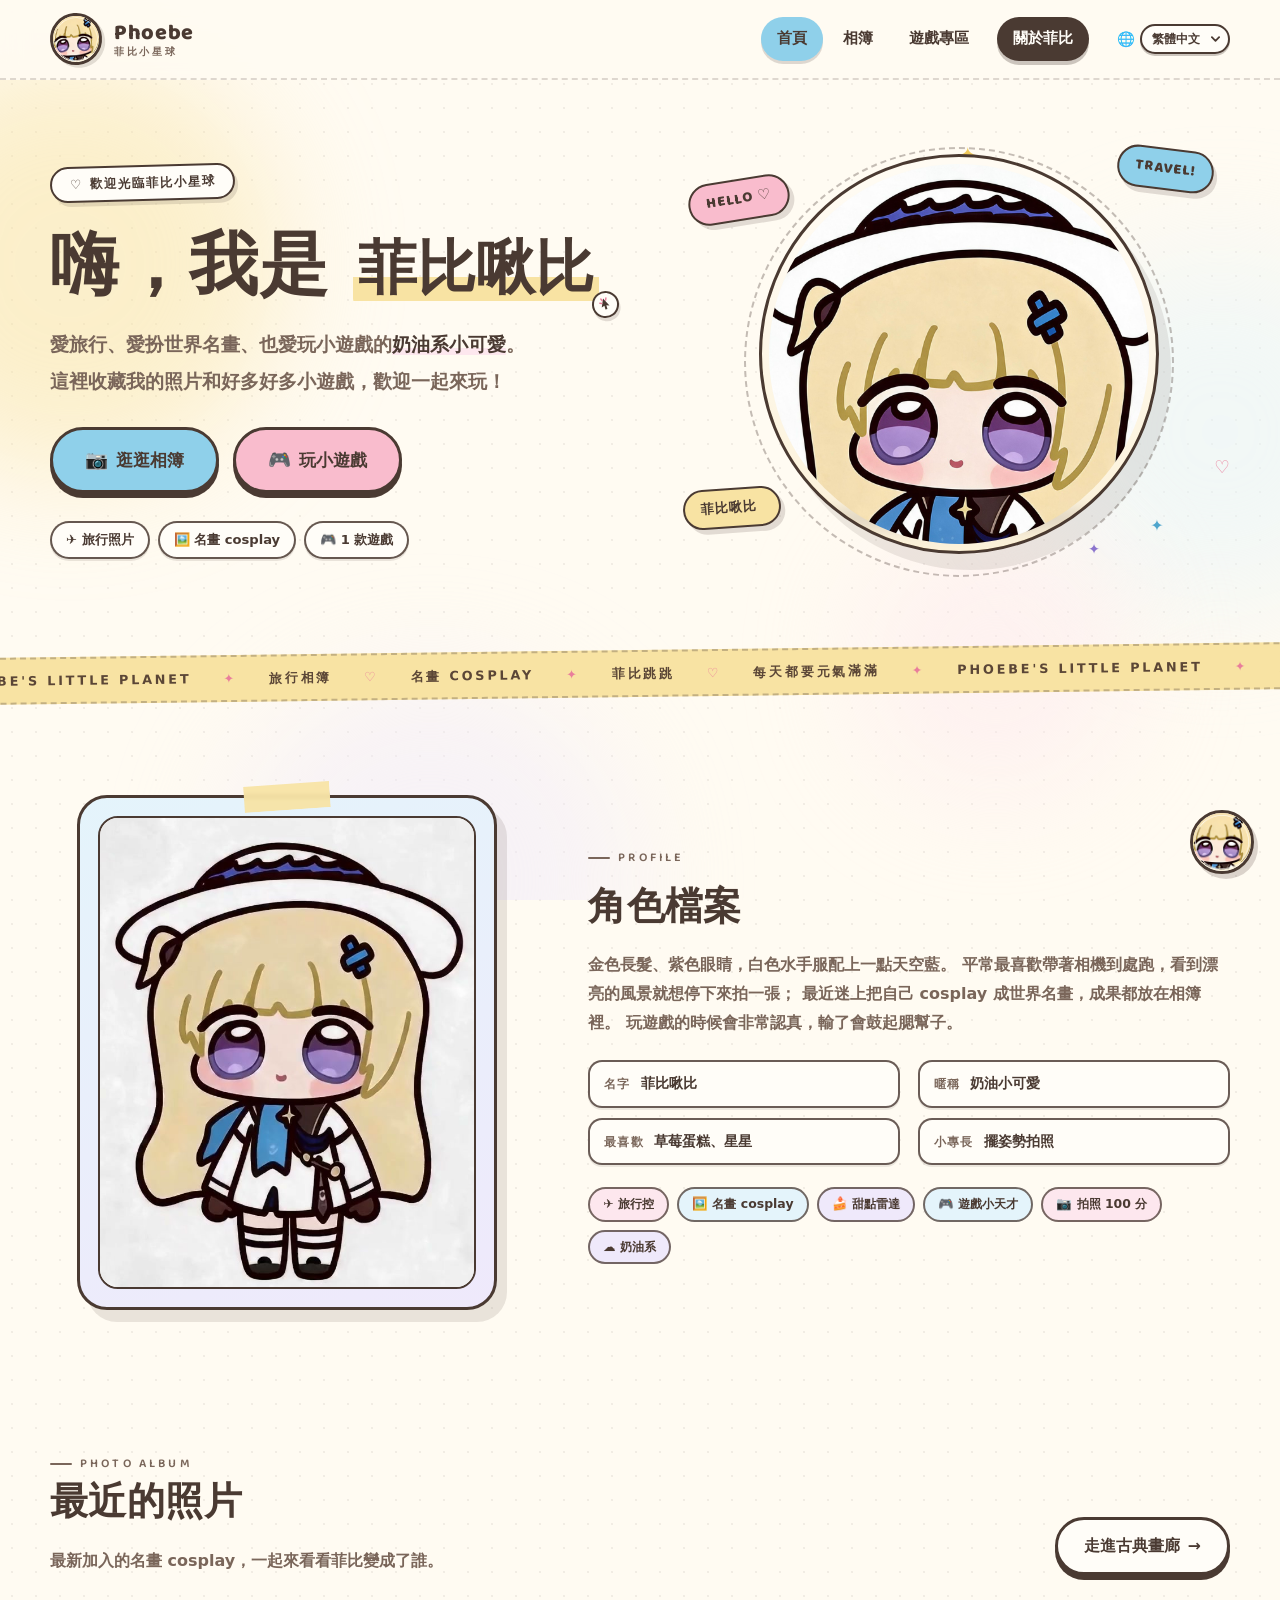
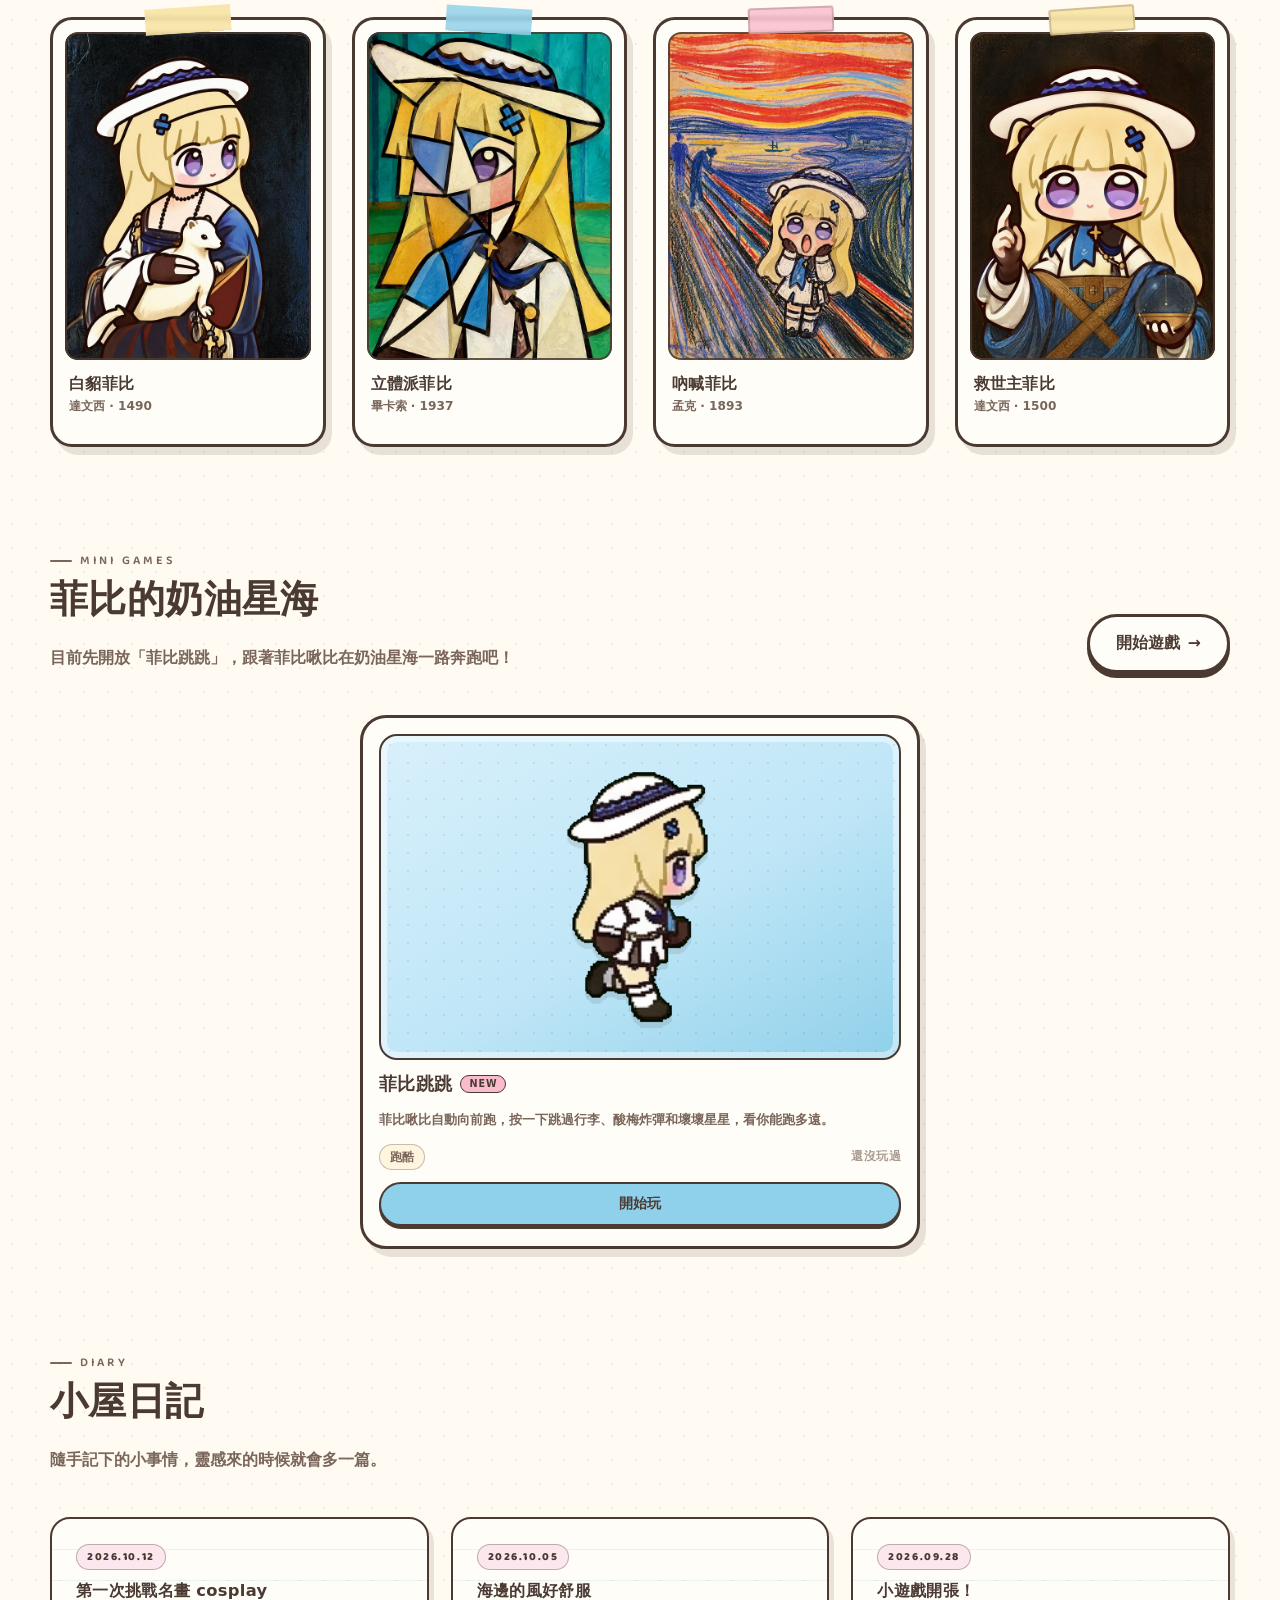
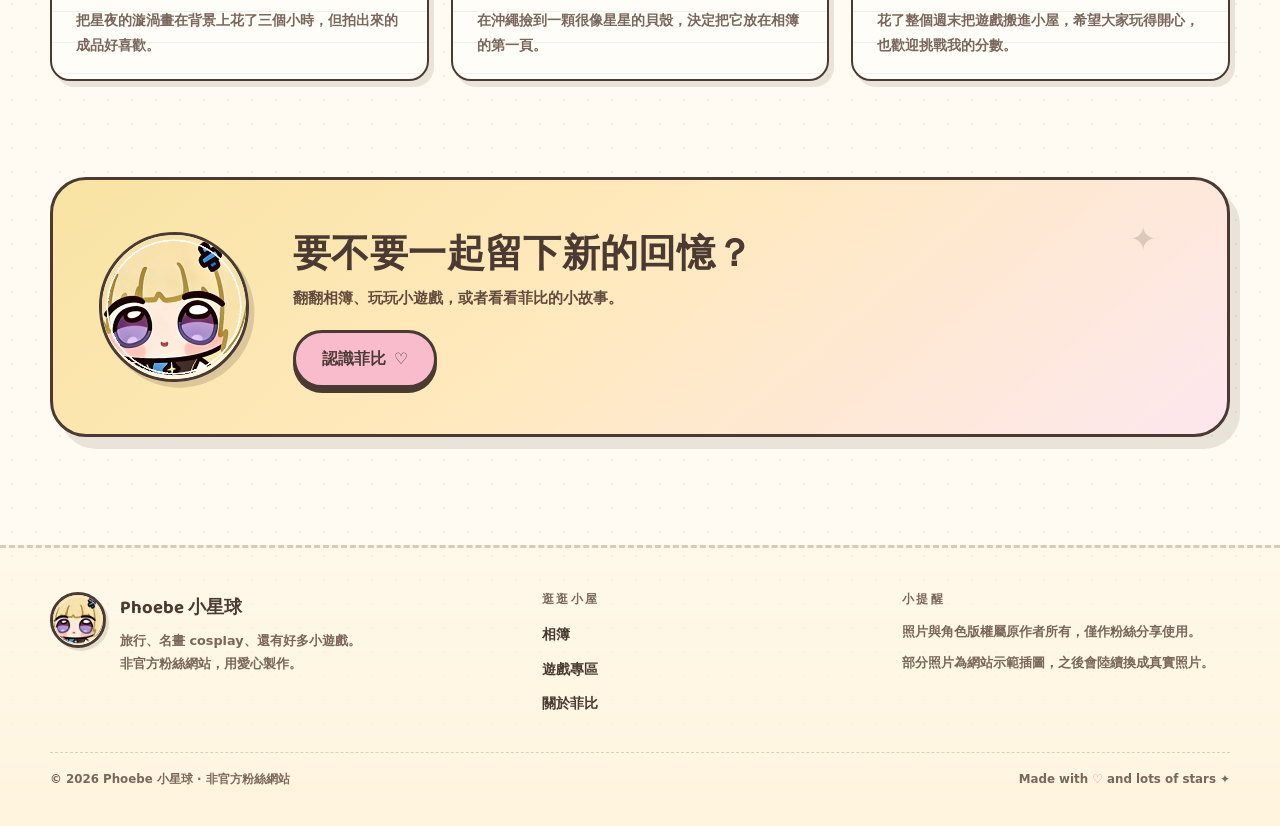
<file: index.html>
<!DOCTYPE html>
<html lang="zh-Hant">
<head>
  <meta charset="utf-8">
  <meta name="viewport" content="width=device-width, initial-scale=1">
  <title>Phoebe 小星球 · 菲比啾比的相簿與遊戲小屋</title>
  <meta name="description" content="菲比啾比（Phoebe Chubby）的專屬小屋：旅行相簿、世界名畫 cosplay 照片，還有菲比跳跳跑酷小遊戲。">
  <meta name="theme-color" content="#fff8e7">
  <meta property="og:type" content="website">
  <meta property="og:title" content="Phoebe 小星球 · 菲比啾比的相簿與遊戲小屋">
  <meta property="og:description" content="旅行、名畫 cosplay、還有好多小遊戲。歡迎來到菲比啾比的小星球！">
  <meta property="og:image" content="assets/img/og-cover.jpg">
  <meta name="twitter:card" content="summary_large_image">
  <link rel="icon" href="assets/img/favicon-32.png" sizes="32x32" type="image/png">
  <link rel="icon" href="assets/img/favicon.png" sizes="64x64" type="image/png">
  <link rel="apple-touch-icon" href="assets/img/apple-touch-icon.png">
  <link rel="preconnect" href="https://fonts.googleapis.com">
  <link rel="preconnect" href="https://fonts.gstatic.com" crossorigin>
  <link href="https://fonts.googleapis.com/css2?family=Baloo+2:wght@500;600;700;800&display=swap" rel="stylesheet">
  <link rel="stylesheet" href="assets/css/style.css?v=20261018-tap">
  <script>document.documentElement.classList.add("js");</script>
</head>
<body>
  <a class="skip-link" href="#main">跳到主要內容</a>
  <div class="bg-deco" aria-hidden="true"><span></span><span></span><span></span><span></span></div>

  <header class="site-header">
    <div class="wrap header-inner">
      <a class="brand" href="index.html" aria-label="Phoebe 小星球 首頁">
        <span class="brand__avatar"><img src="assets/img/phoebe/avatar.png" alt="" width="52" height="52"></span>
        <span class="brand__text">
          <strong>Phoebe</strong>
          <small>菲比小星球</small>
        </span>
      </a>
      <button class="nav-toggle" type="button" aria-expanded="false" aria-controls="site-nav" aria-label="開啟選單">
        <span></span><span></span><span></span>
      </button>
      <nav id="site-nav" class="site-nav" aria-label="主要導覽">
        <a href="index.html" aria-current="page">首頁</a>
        <a href="gallery.html">相簿</a>
        <a href="games.html">遊戲專區</a>
        <a class="nav-cta" href="about.html">關於菲比</a>
      </nav>
    </div>
  </header>

  <main id="main">
    <!-- ========== HERO ========== -->
    <section class="hero">
      <div class="wrap hero__inner">
        <div class="hero__copy">
          <p class="eyebrow">♡ 歡迎光臨菲比小星球</p>
          <h1>嗨，我是 <button class="hl name-audio" type="button" data-name-audio>菲比啾比<span class="name-click" aria-hidden="true"><svg viewBox="0 0 24 24" focusable="false"><path class="name-click__cursor" d="M6.5 2.8v14.1l3.7-3.1 2.4 5.4 2.9-1.3-2.4-5.2 4.8-.4L6.5 2.8Z"/><path class="name-click__lines" d="M3.2 4.1 5.5 6.4M2.6 10.8H5.7M10.8 1.6v3.1"/></svg></span></button></h1>
          <p class="hero__tagline">
            愛旅行、愛扮世界名畫、也愛玩小遊戲的<strong>奶油系小可愛</strong>。<br>
            這裡收藏我的照片和好多好多小遊戲，歡迎一起來玩！
          </p>
          <div class="hero__actions">
            <a class="btn btn--primary btn--lg" href="gallery.html"><span class="btn__icon" aria-hidden="true">📷</span>逛逛相簿</a>
            <a class="btn btn--accent btn--lg" href="games.html"><span class="btn__icon" aria-hidden="true">🎮</span>玩小遊戲</a>
          </div>
          <ul class="hero__chips">
            <li>✈️ 旅行照片</li>
            <li>🖼️ 名畫 cosplay</li>
            <li>🎮 1 款遊戲</li>
          </ul>
        </div>

        <div class="hero__art" aria-hidden="true">
          <span class="sticker sticker--hello">HELLO ♡</span>
          <span class="sticker sticker--sky">TRAVEL!</span>
          <button class="sticker sticker--name name-audio" type="button" data-name-audio>菲比啾比</button>
          <span class="hero__ring"></span>
          <div class="hero__disc">
            <img class="hero__phoebe" src="assets/img/phoebe/phoebe-avatar.jpg" alt="" width="1200" height="1200">
          </div>
          <span class="floaty floaty--1">✦</span>
          <span class="floaty floaty--2">♡</span>
          <span class="floaty floaty--3">✦</span>
        </div>
      </div>
    </section>

    <!-- ========== 跑馬燈 ========== -->
    <div class="ticker-band" aria-hidden="true">
      <div class="ticker">
        <div class="ticker__track">
          <span>PHOEBE'S LITTLE PLANET</span><i>✦</i>
          <span>旅行相簿</span><i>♡</i>
          <span>名畫 COSPLAY</span><i>✦</i>
          <span>菲比跳跳</span><i>♡</i>
          <span>每天都要元氣滿滿</span><i>✦</i>
          <span>PHOEBE'S LITTLE PLANET</span><i>✦</i>
          <span>旅行相簿</span><i>♡</i>
          <span>名畫 COSPLAY</span><i>✦</i>
          <span>菲比跳跳</span><i>♡</i>
          <span>每天都要元氣滿滿</span><i>✦</i>
        </div>
      </div>
    </div>

    <!-- ========== 角色檔案 ========== -->
    <section class="section" id="profile">
      <div class="wrap profile-grid">
        <div class="profile-photo" data-reveal>
          <span class="photo__tape" aria-hidden="true"></span>
          <div class="profile-video">
            <video class="profile-video__media" autoplay muted loop playsinline preload="auto" poster="assets/img/phoebe/phoebe-loop-poster-v3.jpg" aria-label="菲比啾比的全身立繪動畫：眨眼、身體與頭髮輕微搖晃">
              <source src="assets/video/phoebe-loop-v3.mp4" type="video/mp4">
            </video>
            <img class="profile-video__poster" src="assets/img/phoebe/phoebe-loop-poster-v3.jpg" alt="Phoebe 的全身立繪：金色長髮、紫色眼睛，穿著白色與天空藍的水手風洋裝。" width="960" height="960">
          </div>
        </div>
        <div class="profile-body" data-reveal data-reveal-delay="120">
          <p class="section-kicker">PROFILE</p>
          <h2>角色檔案</h2>
          <p>
            金色長髮、紫色眼睛，白色水手服配上一點天空藍。
            平常最喜歡帶著相機到處跑，看到漂亮的風景就想停下來拍一張；
            最近迷上把自己 cosplay 成世界名畫，成果都放在相簿裡。
            玩遊戲的時候會非常認真，輸了會鼓起腮幫子。
          </p>
          <dl class="facts">
            <div><dt>名字</dt><dd><button class="name-audio" type="button" data-name-audio>菲比啾比</button></dd></div>
            <div><dt>暱稱</dt><dd>奶油小可愛</dd></div>
            <div><dt>最喜歡</dt><dd>草莓蛋糕、星星</dd></div>
            <div><dt>小專長</dt><dd>擺姿勢拍照</dd></div>
          </dl>
          <ul class="tag-list" aria-label="個性標籤">
            <li>✈️ 旅行控</li>
            <li>🖼️ 名畫 cosplay</li>
            <li>🍰 甜點雷達</li>
            <li>🎮 遊戲小天才</li>
            <li>📷 拍照 100 分</li>
            <li>☁️ 奶油系</li>
          </ul>
        </div>
      </div>
    </section>

    <!-- ========== 精選相簿 ========== -->
    <section class="section section--tight" id="album">
      <div class="wrap">
        <div class="head-row" data-reveal>
          <div class="section-head">
            <p class="section-kicker">PHOTO ALBUM</p>
            <h2>最近的照片</h2>
            <p>最新加入的名畫 cosplay，一起來看看菲比變成了誰。</p>
          </div>
          <a class="btn btn--ghost" href="gallery.html">走進古典畫廊 <span aria-hidden="true">→</span></a>
        </div>

        <div class="gallery-grid gallery-grid--preview">
          <article class="photo" data-reveal>
            <span class="photo__tape" aria-hidden="true"></span>
            <a class="photo__media photo__media--portrait" href="gallery.html">
              <img src="photos/cosplay/thumbs/lady-with-ermine.jpg" alt="Phoebe 扮成達文西《抱銀貂的女子》，懷裡抱著白貂" loading="lazy" width="600" height="800">
            </a>
            <div class="photo__body">
              <h3 class="photo__title">白貂菲比</h3>
              <p class="photo__meta">達文西 · 1490</p>
            </div>
          </article>

          <article class="photo" data-reveal data-reveal-delay="80">
            <span class="photo__tape" aria-hidden="true"></span>
            <a class="photo__media photo__media--portrait" href="gallery.html">
              <img src="photos/cosplay/thumbs/cubist-phoebe.jpg" alt="Phoebe 扮成立體派畢卡索畫中的女子，戴著白帽與藍絲帶" loading="lazy" width="600" height="800">
            </a>
            <div class="photo__body">
              <h3 class="photo__title">立體派菲比</h3>
              <p class="photo__meta">畢卡索 · 1937</p>
            </div>
          </article>

          <article class="photo" data-reveal data-reveal-delay="160">
            <span class="photo__tape" aria-hidden="true"></span>
            <a class="photo__media photo__media--portrait" href="gallery.html">
              <img src="photos/cosplay/thumbs/scream.jpg" alt="Phoebe 扮成孟克《吶喊》裡的人物，在橋上摀著臉尖叫" loading="lazy" width="600" height="800">
            </a>
            <div class="photo__body">
              <h3 class="photo__title">吶喊菲比</h3>
              <p class="photo__meta">孟克 · 1893</p>
            </div>
          </article>

          <article class="photo" data-reveal data-reveal-delay="240">
            <span class="photo__tape" aria-hidden="true"></span>
            <a class="photo__media photo__media--portrait" href="gallery.html">
              <img src="photos/cosplay/thumbs/salvator-mundi.jpg" alt="Phoebe 扮成救世主，手持水晶球" loading="lazy" width="600" height="800">
            </a>
            <div class="photo__body">
              <h3 class="photo__title">救世主菲比</h3>
              <p class="photo__meta">達文西 · 1500</p>
            </div>
          </article>
        </div>
        </div>
      </div>
    </section>

    <!-- ========== 遊戲專區 ========== -->
    <section class="section section--tight" id="games">
      <div class="wrap">
        <div class="head-row" data-reveal>
          <div class="section-head">
            <p class="section-kicker">MINI GAMES</p>
            <h2>菲比的奶油星海</h2>
            <p>目前先開放「菲比跳跳」，跟著菲比啾比在奶油星海一路奔跑吧！</p>
          </div>
          <a class="btn btn--ghost" href="games.html">開始遊戲 <span aria-hidden="true">→</span></a>
        </div>

        <div class="game-grid game-grid--single">
          <article class="game-card" data-reveal>
            <div class="game-card__thumb game-card__thumb--jumper" aria-hidden="true">
              <img src="assets/img/phoebe/phoebe-run-feature.png?v=20261018-pjump" alt="" width="204" height="204">
            </div>
            <h3 class="game-card__title">菲比跳跳 <span class="badge-new">NEW</span></h3>
            <p class="game-card__desc">菲比啾比自動向前跑，按一下跳過行李、酸梅炸彈和壞壞星星，看你能跑多遠。</p>
            <div class="game-card__meta">
              <span class="game-card__tag">跑酷</span>
              <span class="best-score" data-best="jumper">還沒玩過</span>
            </div>
            <div class="game-card__actions">
              <a class="btn btn--primary btn--sm" href="games/jumper.html">開始玩</a>
            </div>
          </article>
        </div>
      </div>
    </section>

    <!-- ========== 小屋日記 ========== -->
    <section class="section section--tight" id="diary">
      <div class="wrap">
        <div class="section-head" data-reveal>
          <p class="section-kicker">DIARY</p>
          <h2>小屋日記</h2>
          <p>隨手記下的小事情，靈感來的時候就會多一篇。</p>
        </div>
        <div class="diary-grid">
          <article class="diary-card" data-reveal>
            <span class="diary-card__date">2026.10.12</span>
            <h3>第一次挑戰名畫 cosplay</h3>
            <p>把星夜的漩渦畫在背景上花了三個小時，但拍出來的成品好喜歡。</p>
          </article>
          <article class="diary-card" data-reveal data-reveal-delay="90">
            <span class="diary-card__date">2026.10.05</span>
            <h3>海邊的風好舒服</h3>
            <p>在沖繩撿到一顆很像星星的貝殼，決定把它放在相簿的第一頁。</p>
          </article>
          <article class="diary-card" data-reveal data-reveal-delay="180">
            <span class="diary-card__date">2026.09.28</span>
            <h3>小遊戲開張！</h3>
            <p>花了整個週末把遊戲搬進小屋，希望大家玩得開心，也歡迎挑戰我的分數。</p>
          </article>
        </div>
      </div>
    </section>

    <!-- ========== CTA ========== -->
    <section class="section section--tight">
      <div class="wrap">
        <div class="cta-panel" data-reveal>
          <div class="cta-panel__avatar">
            <img src="assets/img/phoebe/avatar.png" alt="Phoebe 的頭像" width="256" height="256" loading="lazy">
          </div>
          <div class="cta-panel__body">
            <h2>要不要一起留下新的回憶？</h2>
            <p>翻翻相簿、玩玩小遊戲，或者看看菲比的小故事。</p>
            <a class="btn btn--accent" href="about.html">認識菲比 <span aria-hidden="true">♡</span></a>
          </div>
        </div>
      </div>
    </section>
  </main>

  <footer class="site-footer">
    <div class="wrap">
      <div class="footer-grid">
        <div class="footer-brand">
          <img src="assets/img/phoebe/avatar.png" alt="" width="56" height="56" loading="lazy">
          <div>
            <strong>Phoebe 小星球</strong>
            <p>旅行、名畫 cosplay、還有好多小遊戲。<br>非官方粉絲網站，用愛心製作。</p>
          </div>
        </div>
        <div class="footer-links">
          <h4>逛逛小屋</h4>
          <ul>
            <li><a href="gallery.html">相簿</a></li>
            <li><a href="games.html">遊戲專區</a></li>
            <li><a href="about.html">關於菲比</a></li>
          </ul>
        </div>
        <div class="footer-note">
          <h4>小提醒</h4>
          <p>照片與角色版權屬原作者所有，僅作粉絲分享使用。</p>
          <p>部分照片為網站示範插圖，之後會陸續換成真實照片。</p>
        </div>
      </div>
      <div class="footer-bottom">
        <p>© <span data-year>2026</span> Phoebe 小星球 · 非官方粉絲網站</p>
        <p>Made with <span class="heart" aria-hidden="true">♡</span> and lots of stars ✦</p>
      </div>
    </div>
  </footer>

  <div class="buddy" data-buddy>
    <div class="buddy__bubble" role="status" hidden></div>
    <button class="buddy__toggle" type="button" aria-label="和菲比說說話" aria-expanded="false">
      <img src="assets/img/phoebe/avatar.png" alt="" width="64" height="64" loading="lazy">
    </button>
  </div>

  <audio id="name-audio" src="assets/audio/phoebe-chubi-clean-v2.mp3" preload="auto" aria-hidden="true"></audio>
  <script src="assets/js/site.js?v=20261018-pjump" defer></script>
  <script src="assets/js/i18n.js?v=20261018-pjump" defer></script>
</body>
</html>
</file>
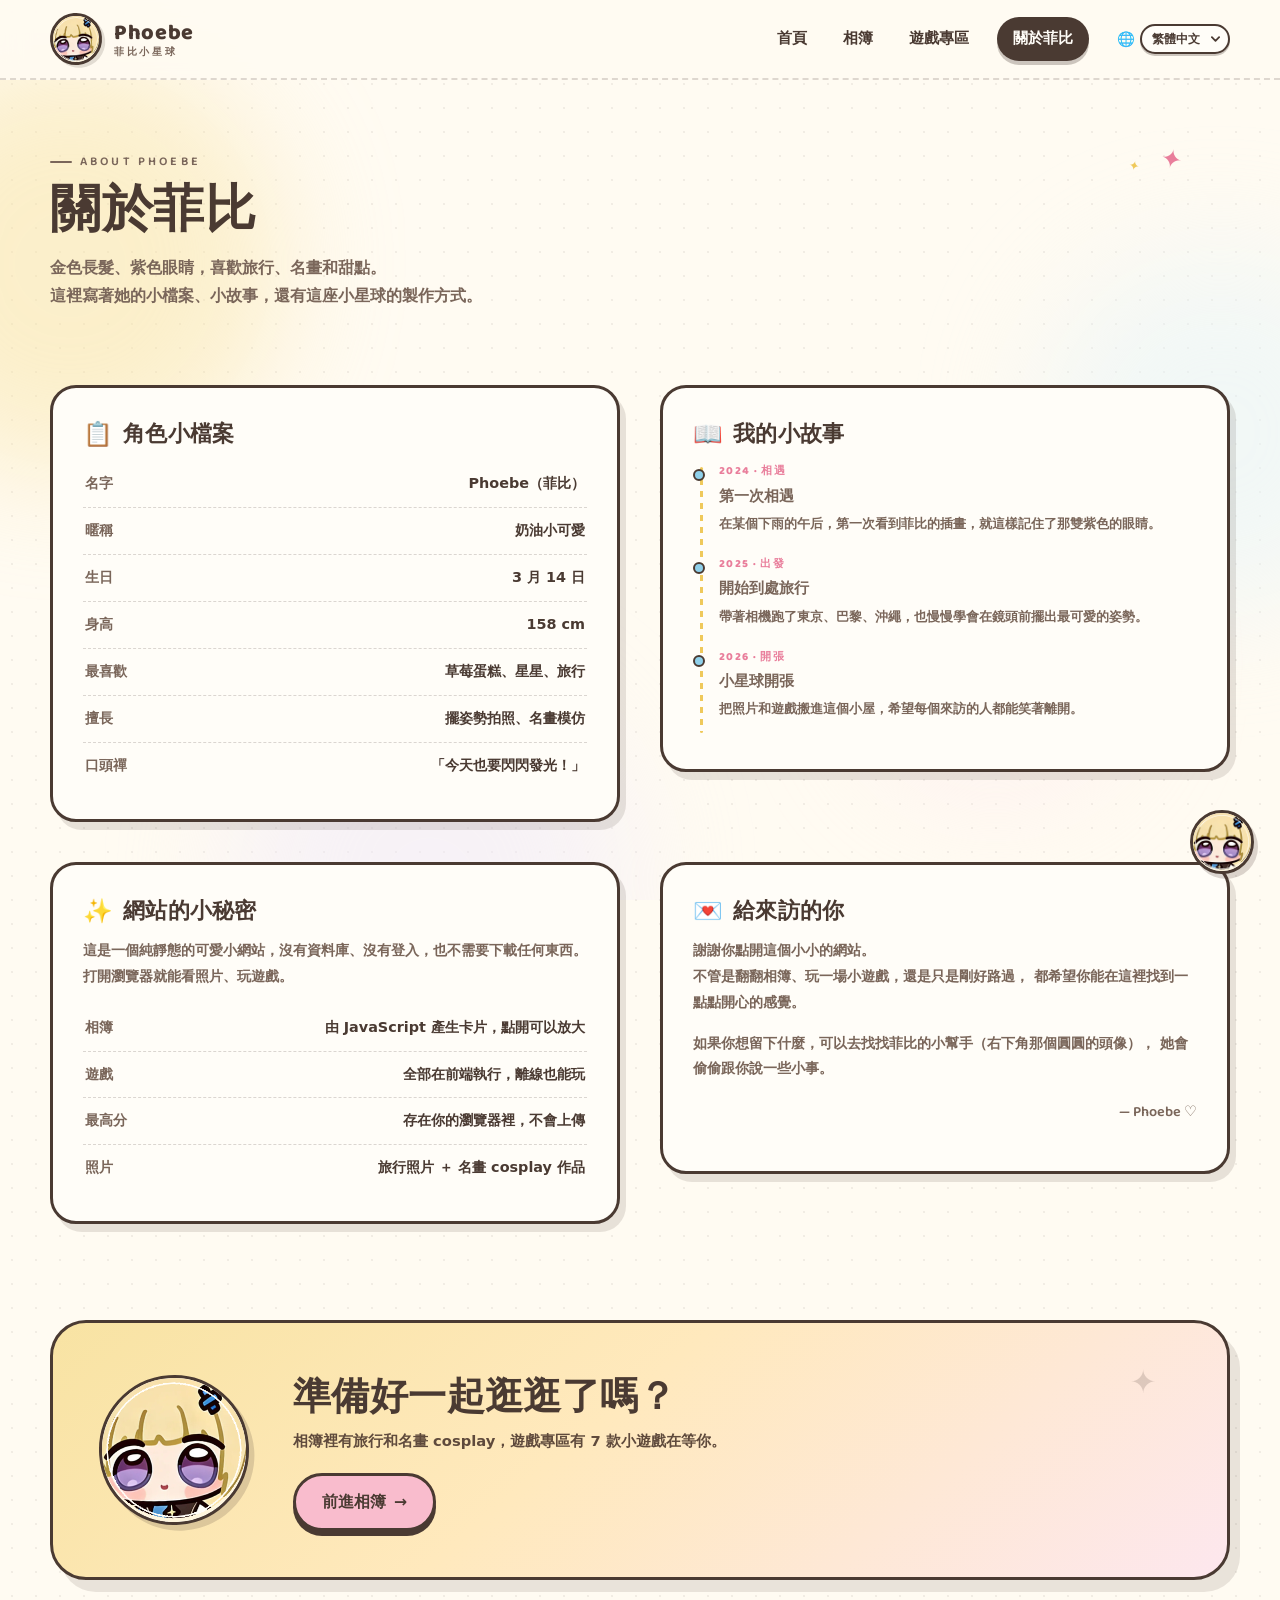
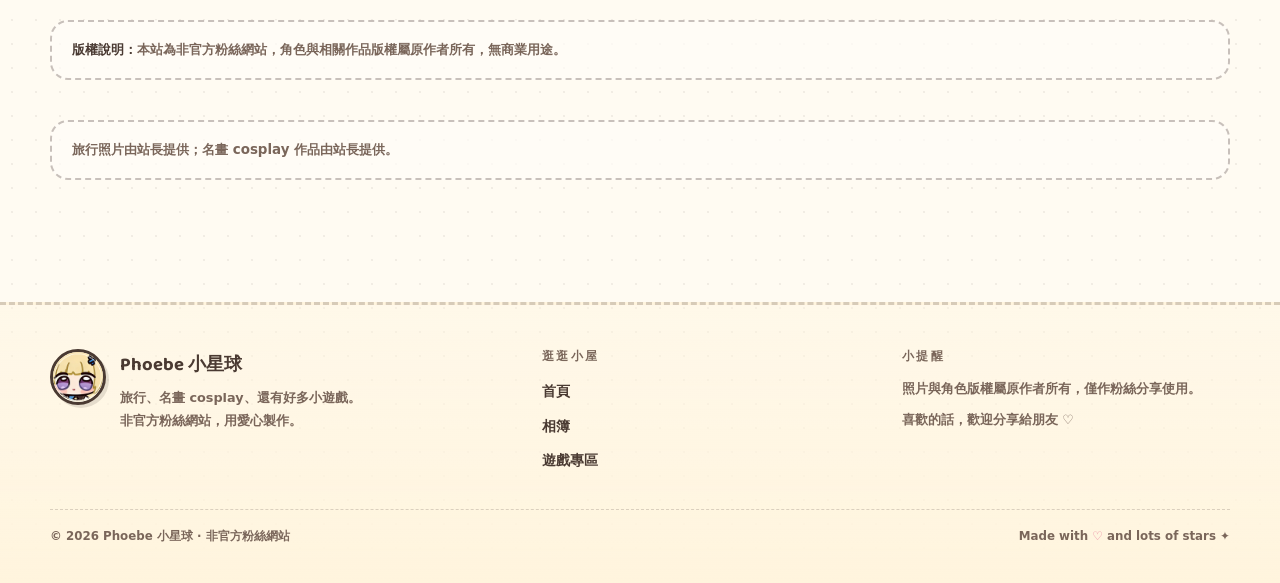
<file: about.html>
<!DOCTYPE html>
<html lang="zh-Hant">
<head>
  <meta charset="utf-8">
  <meta name="viewport" content="width=device-width, initial-scale=1">
  <title>關於菲比 · Phoebe 小星球</title>
  <meta name="description" content="關於 Phoebe（菲比）的小檔案、小故事，以及這個粉絲網站的製作方式。">
  <meta name="theme-color" content="#fff8e7">
  <meta property="og:title" content="關於菲比 · Phoebe 小星球">
  <meta property="og:description" content="菲比的小檔案、小故事，還有這個網站的小秘密。">
  <meta property="og:image" content="assets/img/og-cover.jpg">
  <link rel="icon" href="assets/img/favicon-32.png" sizes="32x32" type="image/png">
  <link rel="icon" href="assets/img/favicon.png" sizes="64x64" type="image/png">
  <link rel="apple-touch-icon" href="assets/img/apple-touch-icon.png">
  <link rel="preconnect" href="https://fonts.googleapis.com">
  <link rel="preconnect" href="https://fonts.gstatic.com" crossorigin>
  <link href="https://fonts.googleapis.com/css2?family=Baloo+2:wght@500;600;700;800&display=swap" rel="stylesheet">
  <link rel="stylesheet" href="assets/css/style.css">
  <script>document.documentElement.classList.add("js");</script>
</head>
<body class="page page--about">
  <a class="skip-link" href="#main">跳到主要內容</a>
  <div class="bg-deco" aria-hidden="true"><span></span><span></span><span></span><span></span></div>

  <header class="site-header">
    <div class="wrap header-inner">
      <a class="brand" href="index.html" aria-label="Phoebe 小星球 首頁">
        <span class="brand__avatar"><img src="assets/img/phoebe/avatar.png" alt="" width="52" height="52"></span>
        <span class="brand__text">
          <strong>Phoebe</strong>
          <small>菲比小星球</small>
        </span>
      </a>
      <button class="nav-toggle" type="button" aria-expanded="false" aria-controls="site-nav" aria-label="開啟選單">
        <span></span><span></span><span></span>
      </button>
      <nav id="site-nav" class="site-nav" aria-label="主要導覽">
        <a href="index.html">首頁</a>
        <a href="gallery.html">相簿</a>
        <a href="games.html">遊戲專區</a>
        <a class="nav-cta" href="about.html" aria-current="page">關於菲比</a>
      </nav>
    </div>
  </header>

  <main id="main">
    <header class="page-hero wrap">
      <p class="section-kicker">ABOUT PHOEBE</p>
      <h1>關於菲比</h1>
      <p>金色長髮、紫色眼睛，喜歡旅行、名畫和甜點。<br>這裡寫著她的小檔案、小故事，還有這座小星球的製作方式。</p>
      <span class="page-hero__sparkles" aria-hidden="true">✦<span>✦</span></span>
    </header>

    <section class="section section--tight" aria-label="關於菲比的介紹">
      <div class="wrap about-grid">
        <article class="about-card" data-reveal>
          <h2><span class="emoji" aria-hidden="true">📋</span>角色小檔案</h2>
          <ul class="spec-list">
            <li><span>名字</span><strong>Phoebe（菲比）</strong></li>
            <li><span>暱稱</span><strong>奶油小可愛</strong></li>
            <li><span>生日</span><strong>3 月 14 日</strong></li>
            <li><span>身高</span><strong>158 cm</strong></li>
            <li><span>最喜歡</span><strong>草莓蛋糕、星星、旅行</strong></li>
            <li><span>擅長</span><strong>擺姿勢拍照、名畫模仿</strong></li>
            <li><span>口頭禪</span><strong>「今天也要閃閃發光！」</strong></li>
          </ul>
        </article>

        <article class="about-card" data-reveal data-reveal-delay="80">
          <h2><span class="emoji" aria-hidden="true">📖</span>我的小故事</h2>
          <ul class="timeline">
            <li>
              <time>2024 · 相遇</time>
              <strong>第一次相遇</strong>
              <p>在某個下雨的午后，第一次看到菲比的插畫，就這樣記住了那雙紫色的眼睛。</p>
            </li>
            <li>
              <time>2025 · 出發</time>
              <strong>開始到處旅行</strong>
              <p>帶著相機跑了東京、巴黎、沖繩，也慢慢學會在鏡頭前擺出最可愛的姿勢。</p>
            </li>
            <li>
              <time>2026 · 開張</time>
              <strong>小星球開張</strong>
              <p>把照片和遊戲搬進這個小屋，希望每個來訪的人都能笑著離開。</p>
            </li>
          </ul>
        </article>

        <article class="about-card" data-reveal>
          <h2><span class="emoji" aria-hidden="true">✨</span>網站的小秘密</h2>
          <p>
            這是一個純靜態的可愛小網站，沒有資料庫、沒有登入，也不需要下載任何東西。
            打開瀏覽器就能看照片、玩遊戲。
          </p>
          <ul class="spec-list">
            <li><span>相簿</span><strong>由 JavaScript 產生卡片，點開可以放大</strong></li>
            <li><span>遊戲</span><strong>全部在前端執行，離線也能玩</strong></li>
            <li><span>最高分</span><strong>存在你的瀏覽器裡，不會上傳</strong></li>
            <li><span>照片</span><strong>旅行照片 ＋ 名畫 cosplay 作品</strong></li>
          </ul>
        </article>

        <article class="about-card" data-reveal data-reveal-delay="80">
          <h2><span class="emoji" aria-hidden="true">💌</span>給來訪的你</h2>
          <p>
            謝謝你點開這個小小的網站。<br>
            不管是翻翻相簿、玩一場小遊戲，還是只是剛好路過，
            都希望你能在這裡找到一點點開心的感覺。
          </p>
          <p>
            如果你想留下什麼，可以去找找菲比的小幫手（右下角那個圓圓的頭像），
            她會偷偷跟你說一些小事。
          </p>
          <p style="text-align: right; font-family: var(--font-display); margin-top: 18px;">
            — Phoebe ♡
          </p>
        </article>
      </div>
    </section>

    <section class="section section--tight">
      <div class="wrap">
        <div class="cta-panel" data-reveal>
          <div class="cta-panel__avatar">
            <img src="assets/img/phoebe/avatar.png" alt="Phoebe 的頭像" width="256" height="256" loading="lazy">
          </div>
          <div class="cta-panel__body">
            <h2>準備好一起逛逛了嗎？</h2>
            <p>相簿裡有旅行和名畫 cosplay，遊戲專區有 7 款小遊戲在等你。</p>
            <a class="btn btn--accent" href="gallery.html">前進相簿 <span aria-hidden="true">→</span></a>
          </div>
        </div>

        <p class="gallery-note">
          <strong>版權說明：</strong>本站為非官方粉絲網站，角色與相關作品版權屬原作者所有，無商業用途。
        </p>
        <p class="gallery-note">旅行照片由站長提供；名畫 cosplay 作品由站長提供。</p>
      </div>
    </section>
  </main>

  <footer class="site-footer">
    <div class="wrap">
      <div class="footer-grid">
        <div class="footer-brand">
          <img src="assets/img/phoebe/avatar.png" alt="" width="56" height="56" loading="lazy">
          <div>
            <strong>Phoebe 小星球</strong>
            <p>旅行、名畫 cosplay、還有好多小遊戲。<br>非官方粉絲網站，用愛心製作。</p>
          </div>
        </div>
        <div class="footer-links">
          <h4>逛逛小屋</h4>
          <ul>
            <li><a href="index.html">首頁</a></li>
            <li><a href="gallery.html">相簿</a></li>
            <li><a href="games.html">遊戲專區</a></li>
          </ul>
        </div>
        <div class="footer-note">
          <h4>小提醒</h4>
          <p>照片與角色版權屬原作者所有，僅作粉絲分享使用。</p>
          <p>喜歡的話，歡迎分享給朋友 ♡</p>
        </div>
      </div>
      <div class="footer-bottom">
        <p>© <span data-year>2026</span> Phoebe 小星球 · 非官方粉絲網站</p>
        <p>Made with <span class="heart" aria-hidden="true">♡</span> and lots of stars ✦</p>
      </div>
    </div>
  </footer>

  <div class="buddy" data-buddy>
    <div class="buddy__bubble" role="status" hidden></div>
    <button class="buddy__toggle" type="button" aria-label="和菲比說說話" aria-expanded="false">
      <img src="assets/img/phoebe/avatar.png" alt="" width="64" height="64" loading="lazy">
    </button>
  </div>

  <script src="assets/js/site.js" defer></script>
  <script src="assets/js/i18n.js" defer></script>
</body>
</html>
</file>
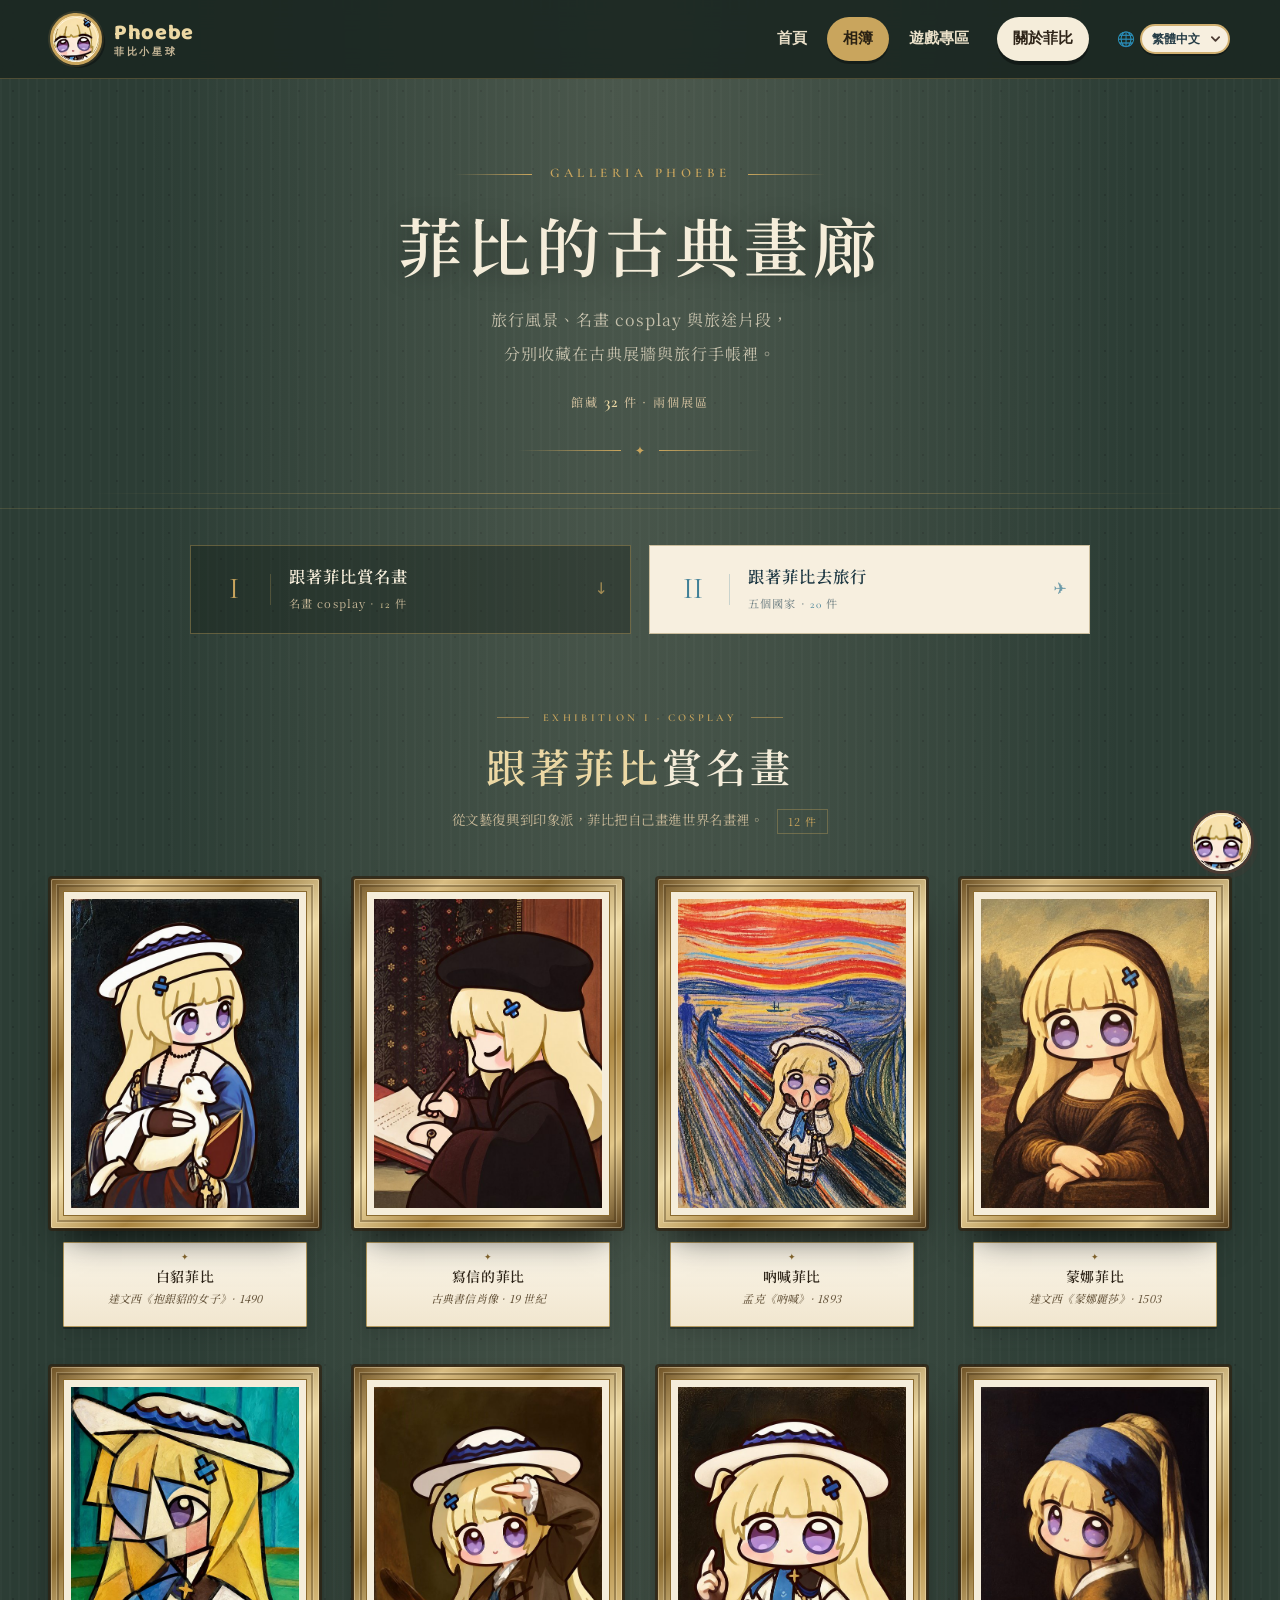
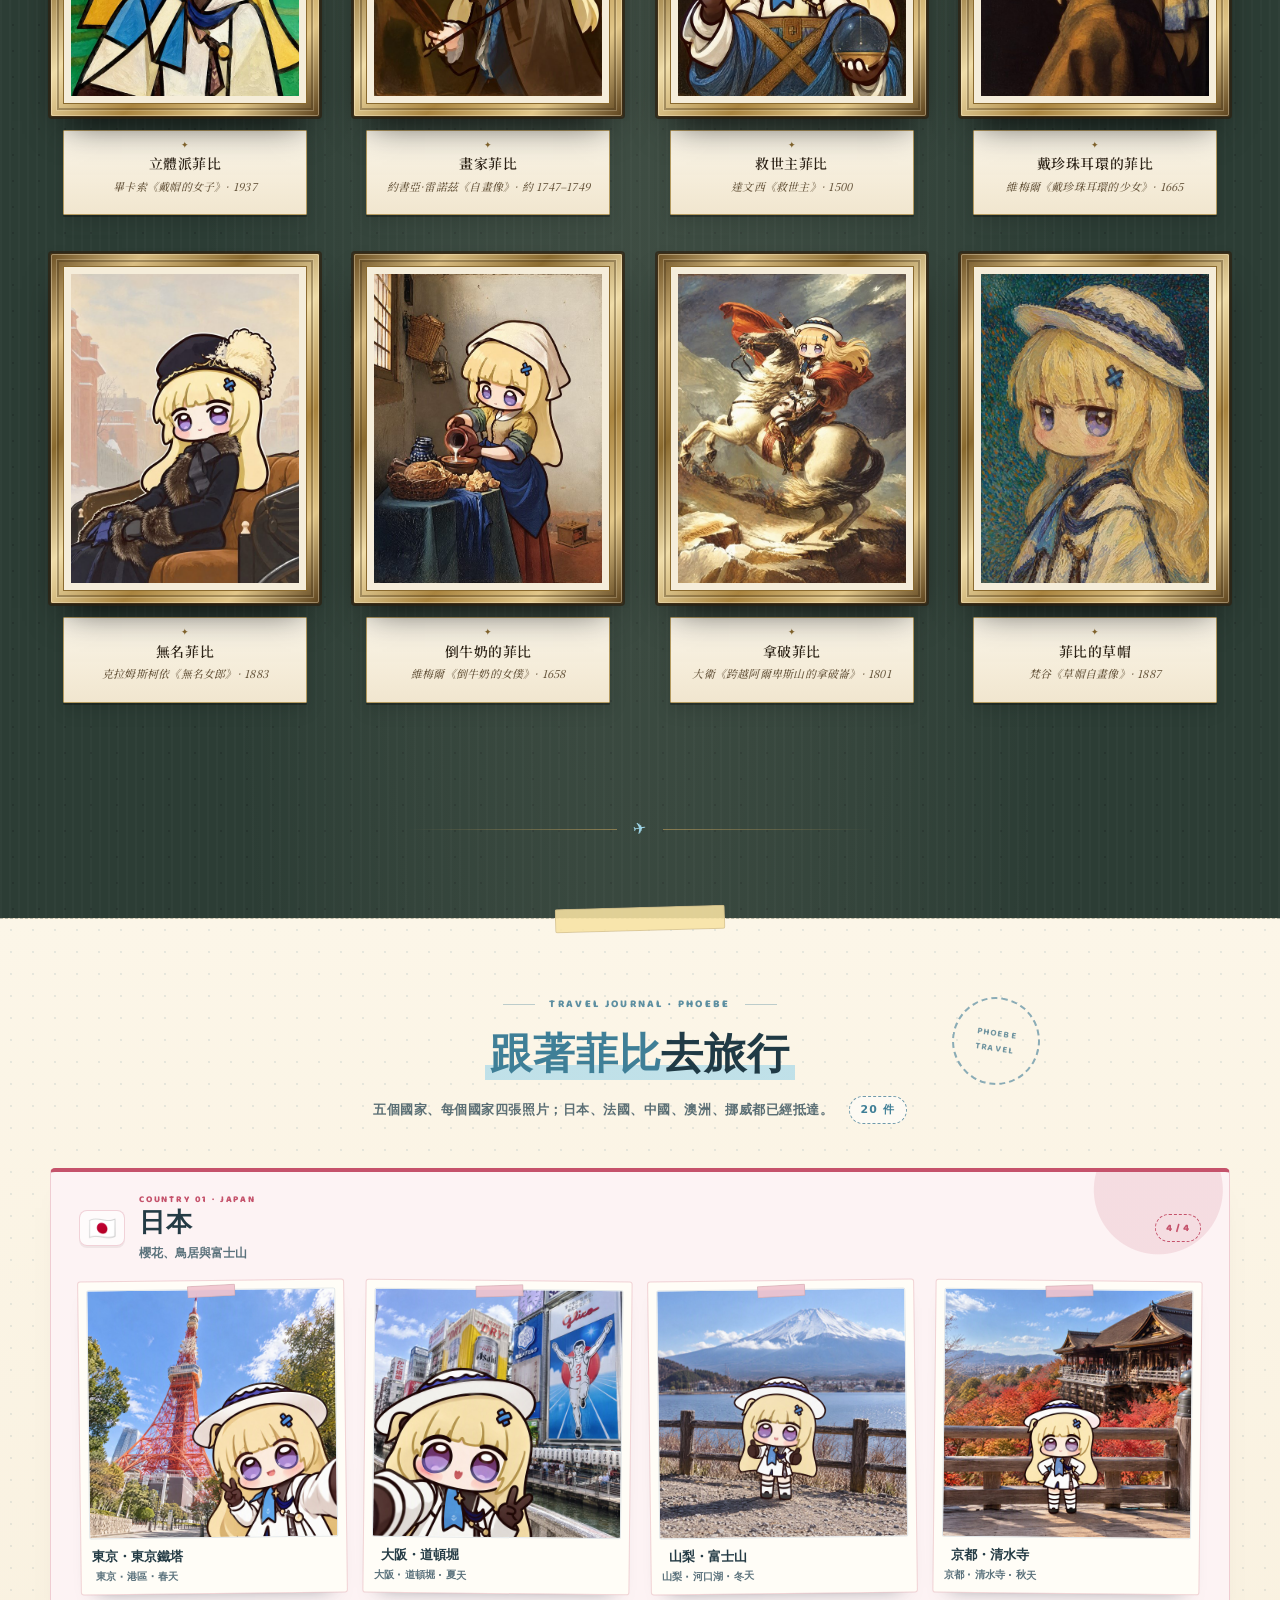
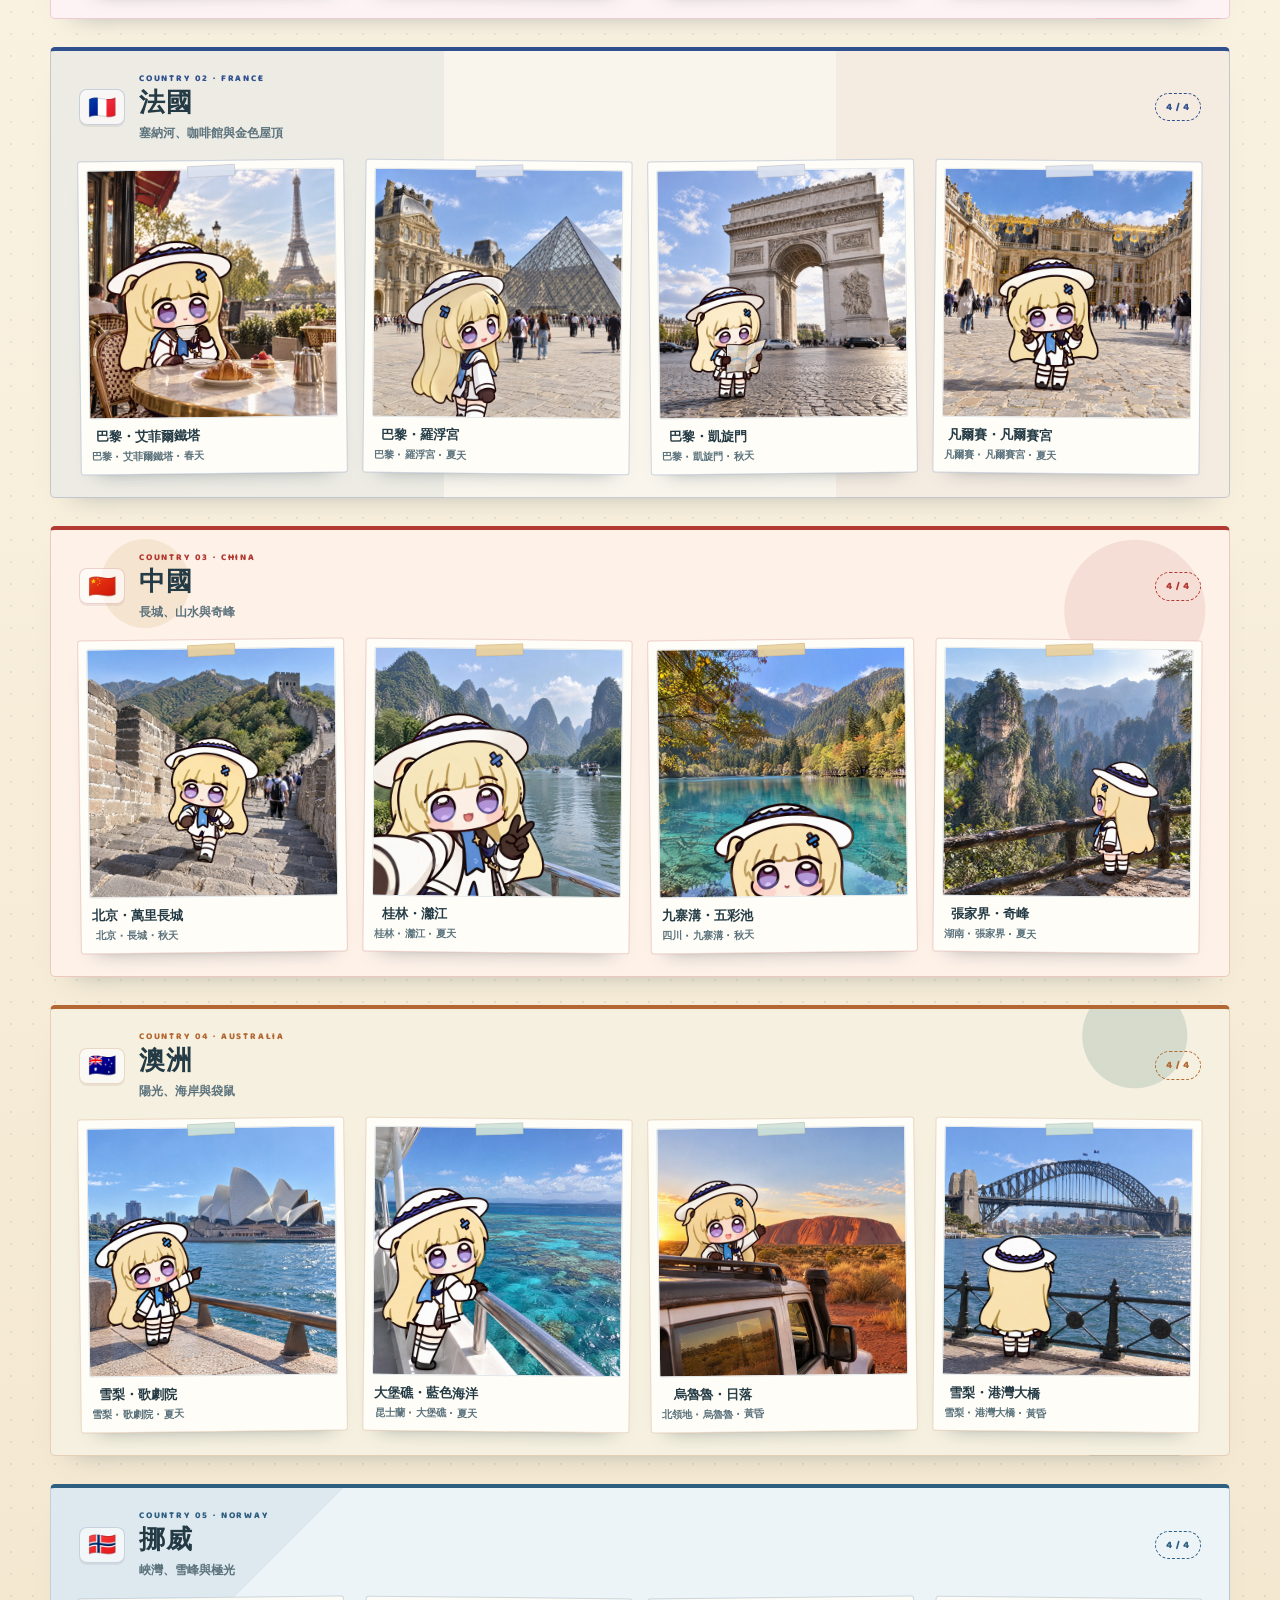
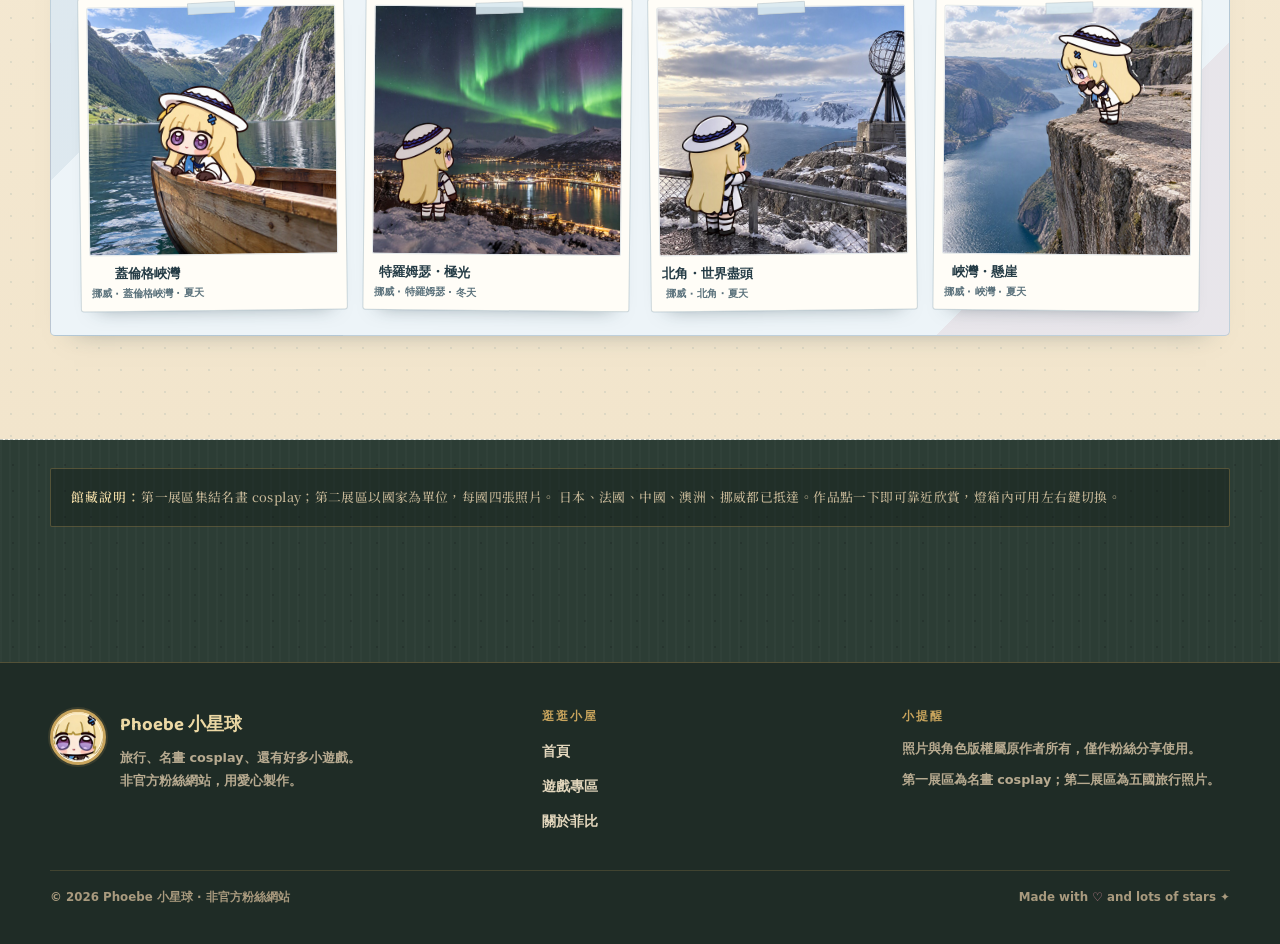
<file: gallery.html>
<!DOCTYPE html>
<html lang="zh-Hant">
<head>
  <meta charset="utf-8">
  <meta name="viewport" content="width=device-width, initial-scale=1">
  <title>古典畫廊 · Phoebe 小星球</title>
  <meta name="description" content="Phoebe 的古典畫廊，分為「跟著菲比賞名畫」與「跟著菲比去旅行」兩個展區：世界名畫 cosplay，以及五個國家的旅行照片。">
  <meta name="theme-color" content="#2c3d35">
  <meta property="og:title" content="菲比的古典畫廊 · Phoebe 小星球">
  <meta property="og:description" content="兩個展區：跟著菲比賞名畫、跟著菲比去旅行。一起走進這座古典畫廊。">
  <meta property="og:image" content="assets/img/og-cover.jpg">
  <link rel="icon" href="assets/img/favicon-32.png" sizes="32x32" type="image/png">
  <link rel="icon" href="assets/img/favicon.png" sizes="64x64" type="image/png">
  <link rel="apple-touch-icon" href="assets/img/apple-touch-icon.png">
  <link rel="preconnect" href="https://fonts.googleapis.com">
  <link rel="preconnect" href="https://fonts.gstatic.com" crossorigin>
  <link href="https://fonts.googleapis.com/css2?family=Baloo+2:wght@500;600;700;800&family=Cormorant+Garamond:ital,wght@0,500;0,600;0,700;1,500&family=Noto+Serif+TC:wght@500;600;700&display=swap" rel="stylesheet">
  <link rel="stylesheet" href="assets/css/style.css">
  <script>document.documentElement.classList.add("js");</script>
</head>
<body class="page page--gallery">
  <a class="skip-link" href="#main">跳到主要內容</a>
  <div class="bg-deco" aria-hidden="true"><span></span><span></span><span></span><span></span></div>

  <header class="site-header">
    <div class="wrap header-inner">
      <a class="brand" href="index.html" aria-label="Phoebe 小星球 首頁">
        <span class="brand__avatar"><img src="assets/img/phoebe/avatar.png" alt="" width="52" height="52"></span>
        <span class="brand__text">
          <strong>Phoebe</strong>
          <small>菲比小星球</small>
        </span>
      </a>
      <button class="nav-toggle" type="button" aria-expanded="false" aria-controls="site-nav" aria-label="開啟選單">
        <span></span><span></span><span></span>
      </button>
      <nav id="site-nav" class="site-nav" aria-label="主要導覽">
        <a href="index.html">首頁</a>
        <a href="gallery.html" aria-current="page">相簿</a>
        <a href="games.html">遊戲專區</a>
        <a class="nav-cta" href="about.html">關於菲比</a>
      </nav>
    </div>
  </header>

  <main id="main">
    <header class="museum-hero">
      <div class="wrap museum-hero__inner">
        <p class="museum-kicker">
          <span class="museum-kicker__line" aria-hidden="true"></span>
          Galleria Phoebe
          <span class="museum-kicker__line" aria-hidden="true"></span>
        </p>
        <h1>菲比的古典畫廊</h1>
        <p class="museum-sub">
          旅行風景、名畫 cosplay 與旅途片段，<br>
          分別收藏在古典展牆與旅行手帳裡。
        </p>
        <p class="museum-meta">館藏 <strong id="museum-total">32</strong> 件 · 兩個展區</p>
        <div class="museum-flourish" aria-hidden="true"><span></span><i>✦</i><span></span></div>
      </div>
    </header>

    <section class="museum-room" aria-label="畫廊展區">
      <div class="wrap">
        <nav class="museum-index" aria-label="展區導覽">
          <a class="museum-index__link" href="#paintings">
            <span class="museum-index__num" aria-hidden="true">I</span>
            <span class="museum-index__body">
              <strong>跟著菲比賞名畫</strong>
              <em>名畫 cosplay · <span id="paintings-count">12</span> 件</em>
            </span>
            <span class="museum-index__arrow" aria-hidden="true">↓</span>
          </a>
          <a class="museum-index__link museum-index__link--travel" href="#travel">
            <span class="museum-index__num" aria-hidden="true">II</span>
            <span class="museum-index__body">
              <strong>跟著菲比去旅行</strong>
              <em>五個國家 · <span id="travel-count">20</span> 件</em>
            </span>
            <span class="museum-index__arrow" aria-hidden="true">✈</span>
          </a>
        </nav>

        <section class="museum-section" id="paintings" aria-labelledby="paintings-title">
          <header class="museum-section__head">
            <p class="museum-section__kicker">Exhibition I · Cosplay</p>
            <h2 id="paintings-title" data-i18n-whole><span>跟著菲比</span>賞名畫</h2>
            <p class="museum-section__desc">
              從文藝復興到印象派，菲比把自己畫進世界名畫裡。
              <span id="paintings-total">12 件</span>
            </p>
          </header>
          <div class="gallery-grid" id="gallery-paintings"></div>
        </section>

        <div class="museum-divider" aria-hidden="true"><span></span><i>✈</i><span></span></div>

        <section class="museum-section" id="travel" aria-labelledby="travel-title">
          <header class="museum-section__head">
            <p class="museum-section__kicker">Travel Journal · Phoebe</p>
            <h2 id="travel-title" data-i18n-whole><span>跟著菲比</span>去旅行</h2>
            <p class="museum-section__desc">
              五個國家、每個國家四張照片；日本、法國、中國、澳洲、挪威都已經抵達。
              <span id="travel-total">20 件</span>
            </p>
            <span class="travel-stamp" aria-hidden="true">PHOEBE<br>TRAVEL</span>
          </header>
          <div class="travel-countries" id="gallery-travel"></div>
        </section>

        <p class="gallery-note">
          <strong>館藏說明：</strong>第一展區集結名畫 cosplay；第二展區以國家為單位，每國四張照片。
          日本、法國、中國、澳洲、挪威都已抵達。作品點一下即可靠近欣賞，燈箱內可用左右鍵切換。
        </p>
      </div>
    </section>
  </main>

  <footer class="site-footer">
    <div class="wrap">
      <div class="footer-grid">
        <div class="footer-brand">
          <img src="assets/img/phoebe/avatar.png" alt="" width="56" height="56" loading="lazy">
          <div>
            <strong>Phoebe 小星球</strong>
            <p>旅行、名畫 cosplay、還有好多小遊戲。<br>非官方粉絲網站，用愛心製作。</p>
          </div>
        </div>
        <div class="footer-links">
          <h4>逛逛小屋</h4>
          <ul>
            <li><a href="index.html">首頁</a></li>
            <li><a href="games.html">遊戲專區</a></li>
            <li><a href="about.html">關於菲比</a></li>
          </ul>
        </div>
        <div class="footer-note">
          <h4>小提醒</h4>
          <p>照片與角色版權屬原作者所有，僅作粉絲分享使用。</p>
          <p>第一展區為名畫 cosplay；第二展區為五國旅行照片。</p>
        </div>
      </div>
      <div class="footer-bottom">
        <p>© <span data-year>2026</span> Phoebe 小星球 · 非官方粉絲網站</p>
        <p>Made with <span class="heart" aria-hidden="true">♡</span> and lots of stars ✦</p>
      </div>
    </div>
  </footer>

  <div class="lightbox" id="lightbox" role="dialog" aria-modal="true" aria-label="作品放大檢視" aria-hidden="true">
    <figure class="lightbox__figure">
      <img id="lightbox-img" alt="">
      <figcaption class="lightbox__caption">
        <strong id="lightbox-title"></strong>
        <span id="lightbox-meta"></span>
      </figcaption>
      <p class="lightbox__counter" id="lightbox-counter"></p>
      <button class="lightbox__close" id="lightbox-close" type="button" aria-label="關閉">✕</button>
      <button class="lightbox__nav lightbox__prev" id="lightbox-prev" type="button" aria-label="上一件作品">‹</button>
      <button class="lightbox__nav lightbox__next" id="lightbox-next" type="button" aria-label="下一件作品">›</button>
    </figure>
  </div>

  <div class="buddy" data-buddy>
    <div class="buddy__bubble" role="status" hidden></div>
    <button class="buddy__toggle" type="button" aria-label="和菲比說說話" aria-expanded="false">
      <img src="assets/img/phoebe/avatar.png" alt="" width="64" height="64" loading="lazy">
    </button>
  </div>

  <script src="assets/js/gallery-data.js"></script>
  <script src="assets/js/gallery.js" defer></script>
  <script src="assets/js/site.js" defer></script>
  <script src="assets/js/i18n.js" defer></script>
</body>
</html>
</file>
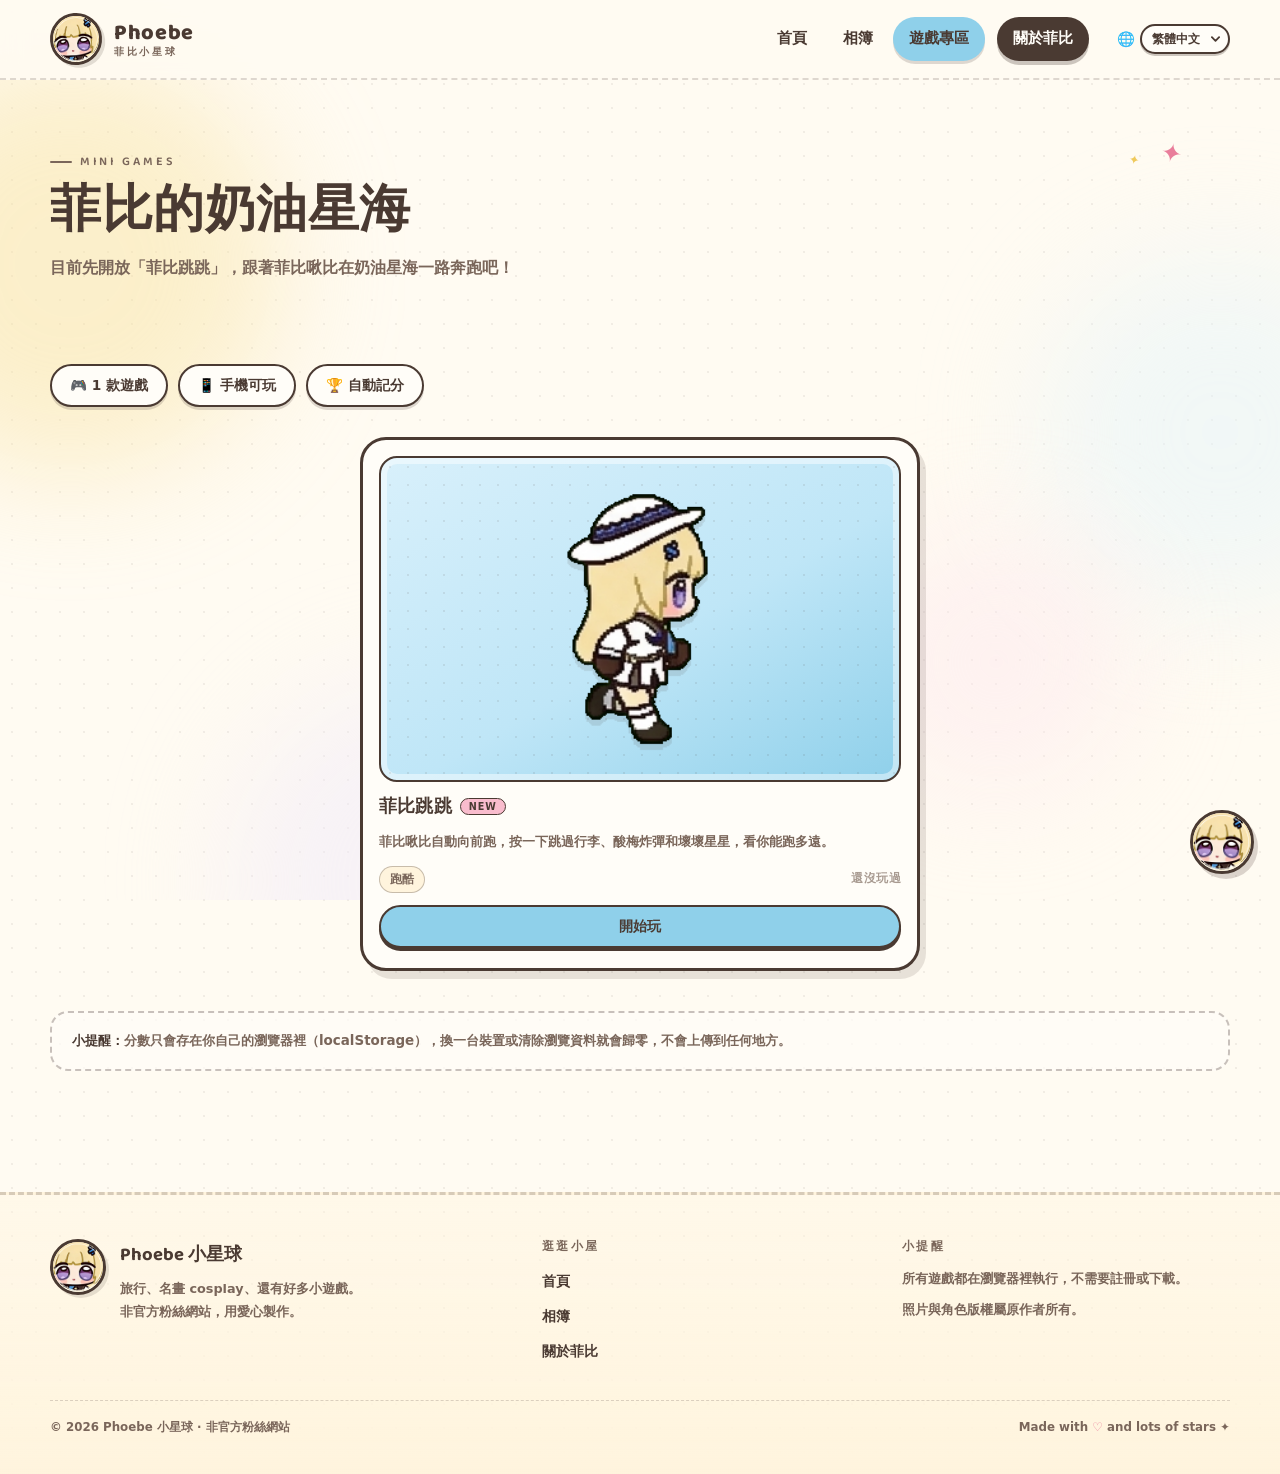
<file: games.html>
<!DOCTYPE html>
<html lang="zh-Hant">
<head>
  <meta charset="utf-8">
  <meta name="viewport" content="width=device-width, initial-scale=1">
  <title>菲比跳跳 · Phoebe 小星球</title>
  <meta name="description" content="菲比跳跳：跟著菲比啾比在奶油星海一路奔跑，跳過行李、酸梅炸彈和壞壞星星的小遊戲。">
  <meta name="theme-color" content="#fff8e7">
  <meta property="og:title" content="菲比跳跳 · Phoebe 小星球">
  <meta property="og:description" content="跟著菲比啾比在奶油星海奔跑，跳過行李、酸梅炸彈和壞壞星星！">
  <meta property="og:image" content="assets/img/og-cover.jpg">
  <link rel="icon" href="assets/img/favicon-32.png" sizes="32x32" type="image/png">
  <link rel="icon" href="assets/img/favicon.png" sizes="64x64" type="image/png">
  <link rel="apple-touch-icon" href="assets/img/apple-touch-icon.png">
  <link rel="preconnect" href="https://fonts.googleapis.com">
  <link rel="preconnect" href="https://fonts.gstatic.com" crossorigin>
  <link href="https://fonts.googleapis.com/css2?family=Baloo+2:wght@500;600;700;800&display=swap" rel="stylesheet">
  <link rel="stylesheet" href="assets/css/style.css?v=20261018-pjump">
  <script>document.documentElement.classList.add("js");</script>
</head>
<body class="page page--games">
  <a class="skip-link" href="#main">跳到主要內容</a>
  <div class="bg-deco" aria-hidden="true"><span></span><span></span><span></span><span></span></div>

  <header class="site-header">
    <div class="wrap header-inner">
      <a class="brand" href="index.html" aria-label="Phoebe 小星球 首頁">
        <span class="brand__avatar"><img src="assets/img/phoebe/avatar.png" alt="" width="52" height="52"></span>
        <span class="brand__text">
          <strong>Phoebe</strong>
          <small>菲比小星球</small>
        </span>
      </a>
      <button class="nav-toggle" type="button" aria-expanded="false" aria-controls="site-nav" aria-label="開啟選單">
        <span></span><span></span><span></span>
      </button>
      <nav id="site-nav" class="site-nav" aria-label="主要導覽">
        <a href="index.html">首頁</a>
        <a href="gallery.html">相簿</a>
        <a href="games.html" aria-current="page">遊戲專區</a>
        <a class="nav-cta" href="about.html">關於菲比</a>
      </nav>
    </div>
  </header>

  <main id="main">
    <header class="page-hero wrap">
      <p class="section-kicker">MINI GAMES</p>
      <h1>菲比的奶油星海</h1>
      <p>目前先開放「菲比跳跳」，跟著菲比啾比在奶油星海一路奔跑吧！</p>
      <span class="page-hero__sparkles" aria-hidden="true">✦<span>✦</span></span>
    </header>

    <section class="section section--tight" aria-label="小遊戲列表">
      <div class="wrap">
        <div class="filter-bar" aria-hidden="true">
          <span class="chip">🎮 1 款遊戲</span>
          <span class="chip">📱 手機可玩</span>
          <span class="chip">🏆 自動記分</span>
        </div>

        <div class="game-grid game-grid--single">
          <article class="game-card" data-reveal>
            <div class="game-card__thumb game-card__thumb--jumper" aria-hidden="true">
              <img src="assets/img/phoebe/phoebe-run-feature.png?v=20261018-pjump" alt="" width="204" height="204">
            </div>
            <h2 class="game-card__title">菲比跳跳 <span class="badge-new">NEW</span></h2>
            <p class="game-card__desc">菲比啾比自動向前跑，按一下跳過行李、酸梅炸彈和壞壞星星，看你能跑多遠。</p>
            <div class="game-card__meta">
              <span class="game-card__tag">跑酷</span>
              <span class="best-score" data-best="jumper">還沒玩過</span>
            </div>
            <div class="game-card__actions">
              <a class="btn btn--primary btn--sm" href="games/jumper.html">開始玩</a>
            </div>
          </article>
        </div>

        <p class="gallery-note">
          <strong>小提醒：</strong>分數只會存在你自己的瀏覽器裡（localStorage），換一台裝置或清除瀏覽資料就會歸零，不會上傳到任何地方。
        </p>
      </div>
    </section>
  </main>

  <footer class="site-footer">
    <div class="wrap">
      <div class="footer-grid">
        <div class="footer-brand">
          <img src="assets/img/phoebe/avatar.png" alt="" width="56" height="56" loading="lazy">
          <div>
            <strong>Phoebe 小星球</strong>
            <p>旅行、名畫 cosplay、還有好多小遊戲。<br>非官方粉絲網站，用愛心製作。</p>
          </div>
        </div>
        <div class="footer-links">
          <h4>逛逛小屋</h4>
          <ul>
            <li><a href="index.html">首頁</a></li>
            <li><a href="gallery.html">相簿</a></li>
            <li><a href="about.html">關於菲比</a></li>
          </ul>
        </div>
        <div class="footer-note">
          <h4>小提醒</h4>
          <p>所有遊戲都在瀏覽器裡執行，不需要註冊或下載。</p>
          <p>照片與角色版權屬原作者所有。</p>
        </div>
      </div>
      <div class="footer-bottom">
        <p>© <span data-year>2026</span> Phoebe 小星球 · 非官方粉絲網站</p>
        <p>Made with <span class="heart" aria-hidden="true">♡</span> and lots of stars ✦</p>
      </div>
    </div>
  </footer>

  <div class="buddy" data-buddy>
    <div class="buddy__bubble" role="status" hidden></div>
    <button class="buddy__toggle" type="button" aria-label="和菲比說說話" aria-expanded="false">
      <img src="assets/img/phoebe/avatar.png" alt="" width="64" height="64" loading="lazy">
    </button>
  </div>

  <script src="assets/js/site.js?v=20261018-pjump" defer></script>
  <script src="assets/js/i18n.js?v=20261018-pjump" defer></script>
</body>
</html>
</file>
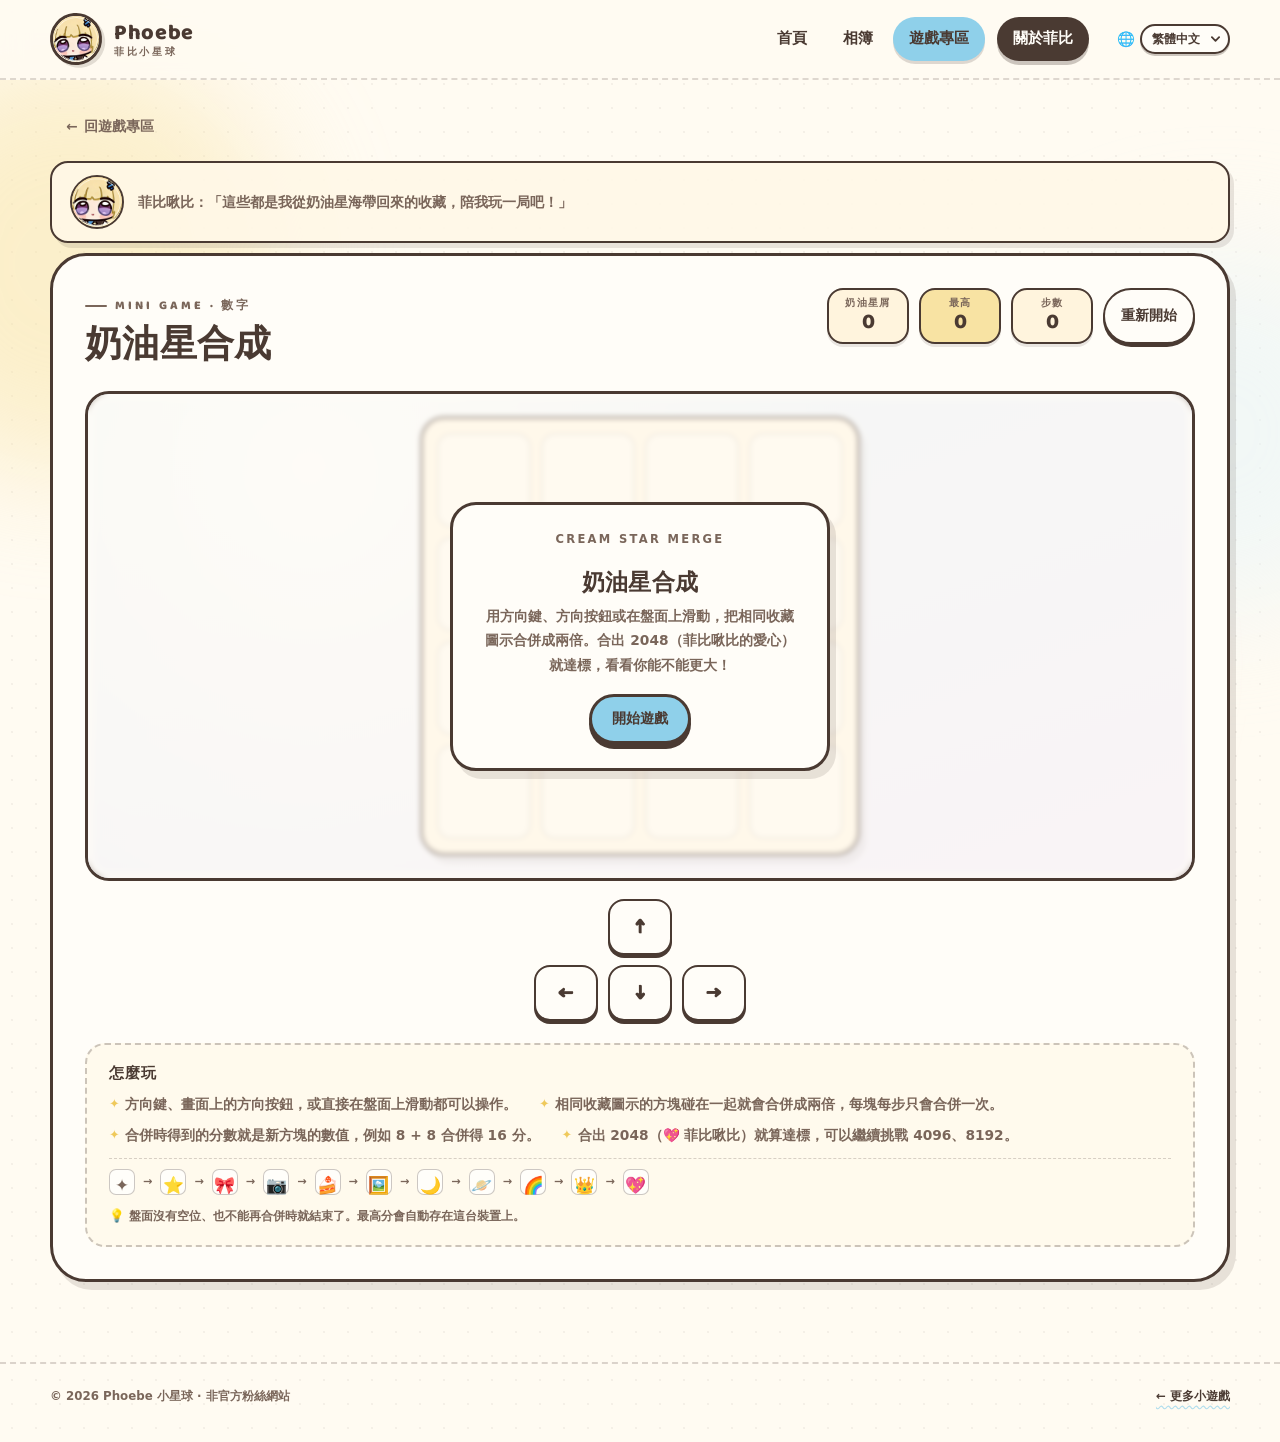
<file: games/2048.html>
<!DOCTYPE html>
<html lang="zh-Hant">
<head>
  <meta charset="utf-8">
  <meta name="viewport" content="width=device-width, initial-scale=1">
  <title>奶油星合成 · Phoebe 小星球</title>
  <meta name="description" content="把相同收藏圖示合併，一路從奶油星屑合到菲比啾比！奶油星海的免費網頁小遊戲。">
  <meta name="theme-color" content="#fff8e7">
  <link rel="icon" href="../assets/img/favicon-32.png" sizes="32x32" type="image/png">
  <link rel="apple-touch-icon" href="../assets/img/apple-touch-icon.png">
  <link rel="preconnect" href="https://fonts.googleapis.com">
  <link rel="preconnect" href="https://fonts.gstatic.com" crossorigin>
  <link href="https://fonts.googleapis.com/css2?family=Baloo+2:wght@500;600;700;800&display=swap" rel="stylesheet">
  <link rel="stylesheet" href="../assets/css/style.css?v=20261018-pjump">
  <link rel="stylesheet" href="../assets/css/games.css?v=20261018-pjump">
  <style>
    /* ---------- 2048 頁面專屬樣式（n2048- 前綴，不改共用 CSS） ---------- */
    .n2048-stage .num-board {
      touch-action: none;
    }

    /* 超過 2048 的方塊也給一套粉彩配色 */
    .n2048-stage .num-cell[data-value="4096"] {
      background: var(--pink-deep);
      color: #fff;
    }

    .n2048-stage .num-cell[data-value="8192"] {
      background: var(--lav-deep);
      color: #fff;
    }

    .n2048-stage .num-cell[data-value="16384"],
    .n2048-stage .num-cell[data-value="32768"],
    .n2048-stage .num-cell[data-value="65536"] {
      background: var(--ink);
      color: var(--butter);
    }

    /* 方向按鈕：給不習慣滑動的人也能玩 */
    .n2048-pad {
      display: grid;
      grid-template-columns: repeat(3, minmax(56px, 64px));
      grid-template-rows: repeat(2, 56px);
      gap: 10px;
      justify-content: center;
      margin-top: 18px;
      touch-action: manipulation;
    }

    .n2048-pad__btn {
      display: grid;
      place-items: center;
      padding: 0;
      border: 2.5px solid var(--ink);
      border-radius: 16px;
      background: var(--white);
      box-shadow: 0 3px 0 var(--ink);
      font-family: var(--font-display);
      font-size: 1.35rem;
      font-weight: 800;
      line-height: 1;
      cursor: pointer;
      -webkit-tap-highlight-color: transparent;
      transition: transform 0.12s ease, background-color 0.16s ease,
        box-shadow 0.12s ease;
    }

    .n2048-pad__btn:hover {
      background: var(--butter);
    }

    .n2048-pad__btn:active {
      transform: translateY(2px);
      box-shadow: 0 1px 0 var(--ink);
    }

    .n2048-pad__btn[data-dir="up"] {
      grid-column: 2;
      grid-row: 1;
    }

    .n2048-pad__btn[data-dir="left"] {
      grid-column: 1;
      grid-row: 2;
    }

    .n2048-pad__btn[data-dir="down"] {
      grid-column: 2;
      grid-row: 2;
    }

    .n2048-pad__btn[data-dir="right"] {
      grid-column: 3;
      grid-row: 2;
    }

    /* 「繼續玩」平常隱藏（.btn 的 display 會蓋掉 hidden，所以補這條） */
    .n2048-continue[hidden] {
      display: none;
    }
  </style>
  <script>document.documentElement.classList.add("js");</script>
</head>
<body class="page page--game">
  <a class="skip-link" href="#main">跳到主要內容</a>
  <div class="bg-deco" aria-hidden="true"><span></span><span></span><span></span><span></span></div>

  <header class="site-header">
    <div class="wrap header-inner">
      <a class="brand" href="../index.html" aria-label="Phoebe 小星球 首頁">
        <span class="brand__avatar"><img src="../assets/img/phoebe/avatar.png" alt="" width="52" height="52"></span>
        <span class="brand__text">
          <strong>Phoebe</strong>
          <small>菲比小星球</small>
        </span>
      </a>
      <button class="nav-toggle" type="button" aria-expanded="false" aria-controls="site-nav" aria-label="開啟選單">
        <span></span><span></span><span></span>
      </button>
      <nav id="site-nav" class="site-nav" aria-label="主要導覽">
        <a href="../index.html">首頁</a>
        <a href="../gallery.html">相簿</a>
        <a href="../games.html" aria-current="page">遊戲專區</a>
        <a class="nav-cta" href="../about.html">關於菲比</a>
      </nav>
    </div>
  </header>

  <main id="main" class="game-page">
    <div class="wrap">
      <a class="back-link" href="../games.html"><span aria-hidden="true">←</span> 回遊戲專區</a>

      <div class="game-guide">
        <img src="../assets/img/phoebe/avatar.png" alt="" width="56" height="56">
        <p>菲比啾比：「這些都是我從奶油星海帶回來的收藏，陪我玩一局吧！」</p>
      </div>



      <section class="game-shell" aria-labelledby="game-title">
        <div class="game-head">
          <div>
            <p class="section-kicker">MINI GAME · 數字</p>
            <h1 id="game-title">奶油星合成</h1>
          </div>
          <div class="game-hud">
            <div class="stat"><span>奶油星屑</span><strong id="score">0</strong></div>
            <div class="stat stat--highlight"><span>最高</span><strong id="best">0</strong></div>
            <div class="stat"><span>步數</span><strong id="moves">0</strong></div>
            <button id="restart" class="btn btn--ghost btn--sm" type="button">重新開始</button>
          </div>
        </div>

        <div class="game-stage game-stage--board n2048-stage" id="stage">
          <div class="num-wrap">
            <div class="num-board" id="board" aria-label="奶油星合成盤面，使用方向鍵、方向按鈕或在盤面上滑動">
              <div class="num-cell"></div>
              <div class="num-cell"></div>
              <div class="num-cell"></div>
              <div class="num-cell"></div>
              <div class="num-cell"></div>
              <div class="num-cell"></div>
              <div class="num-cell"></div>
              <div class="num-cell"></div>
              <div class="num-cell"></div>
              <div class="num-cell"></div>
              <div class="num-cell"></div>
              <div class="num-cell"></div>
              <div class="num-cell"></div>
              <div class="num-cell"></div>
              <div class="num-cell"></div>
              <div class="num-cell"></div>
            </div>
          </div>
          <div class="game-overlay" id="overlay">
            <div class="game-overlay__card">
              <p class="result-label">CREAM STAR MERGE</p>
              <h2 id="overlay-title">奶油星合成</h2>
              <p id="overlay-text">用方向鍵、方向按鈕或在盤面上滑動，把相同收藏圖示合併成兩倍。合出 2048（菲比啾比的愛心）就達標，看看你能不能更大！</p>
              <div class="result-actions">
                <button class="btn btn--primary" id="start" type="button">開始遊戲</button>
                <button class="btn btn--ghost n2048-continue" id="continue" type="button" hidden>繼續玩</button>
              </div>
            </div>
          </div>
        </div>

        <div class="n2048-pad" role="group" aria-label="方向按鈕">
          <button class="n2048-pad__btn" type="button" data-dir="up" aria-label="往上移動">↑</button>
          <button class="n2048-pad__btn" type="button" data-dir="left" aria-label="往左移動">←</button>
          <button class="n2048-pad__btn" type="button" data-dir="down" aria-label="往下移動">↓</button>
          <button class="n2048-pad__btn" type="button" data-dir="right" aria-label="往右移動">→</button>
        </div>

        <div class="game-help">
          <h2>怎麼玩</h2>
          <ul>
            <li>方向鍵、畫面上的方向按鈕，或直接在盤面上滑動都可以操作。</li>
            <li>相同收藏圖示的方塊碰在一起就會合併成兩倍，每塊每步只會合併一次。</li>
            <li>合併時得到的分數就是新方塊的數值，例如 8 + 8 合併得 16 分。</li>
            <li>合出 2048（💖 菲比啾比）就算達標，可以繼續挑戰 4096、8192。</li>
          </ul>
          <div class="n2048-legend" aria-label="奶油星海收藏圖鑑">
            <span aria-hidden="true">✦</span><i>→</i>
            <span aria-hidden="true">⭐</span><i>→</i>
            <span aria-hidden="true">🎀</span><i>→</i>
            <span aria-hidden="true">📷</span><i>→</i>
            <span aria-hidden="true">🍰</span><i>→</i>
            <span aria-hidden="true">🖼️</span><i>→</i>
            <span aria-hidden="true">🌙</span><i>→</i>
            <span aria-hidden="true">🪐</span><i>→</i>
            <span aria-hidden="true">🌈</span><i>→</i>
            <span aria-hidden="true">👑</span><i>→</i>
            <span aria-hidden="true">💖</span>
          </div>
          <p class="tip">💡 盤面沒有空位、也不能再合併時就結束了。最高分會自動存在這台裝置上。</p>
        </div>
      </section>
    </div>
  </main>

  <footer class="site-footer site-footer--slim">
    <div class="wrap footer-bottom">
      <p>© <span data-year>2026</span> Phoebe 小星球 · 非官方粉絲網站</p>
      <p><a href="../games.html">← 更多小遊戲</a></p>
    </div>
  </footer>

  <script src="../assets/js/site.js?v=20261018-pjump" defer></script>
  <script src="js/2048.js?v=20261018-pjump" defer></script>
  <script src="../assets/js/i18n.js?v=20261018-pjump" defer></script>
</body>
</html>
</file>
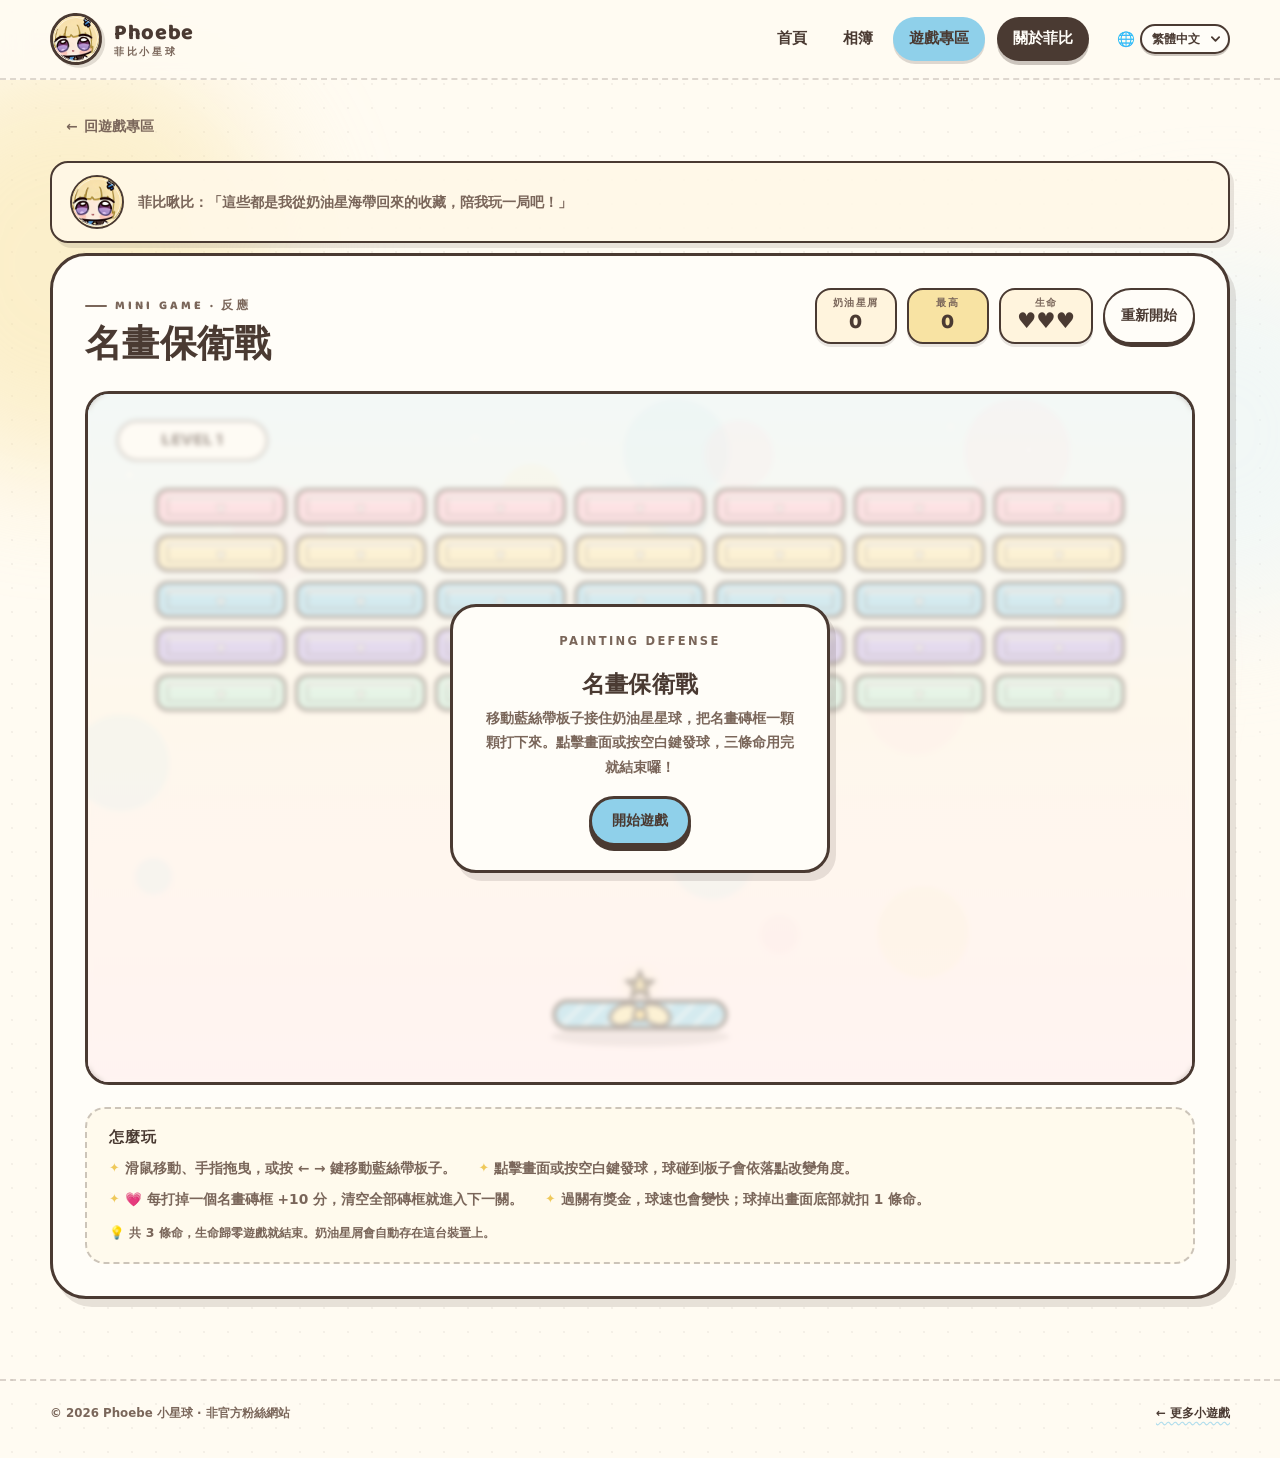
<file: games/breakout.html>
<!DOCTYPE html>
<html lang="zh-Hant">
<head>
  <meta charset="utf-8">
  <meta name="viewport" content="width=device-width, initial-scale=1">
  <title>名畫保衛戰 · Phoebe 小星球</title>
  <meta name="description" content="用緞帶板子接住星星球，打掉粉彩愛心磚塊，挑戰最高分！Phoebe 小星球的免費網頁小遊戲。">
  <meta name="theme-color" content="#fff8e7">
  <link rel="icon" href="../assets/img/favicon-32.png" sizes="32x32" type="image/png">
  <link rel="apple-touch-icon" href="../assets/img/apple-touch-icon.png">
  <link rel="preconnect" href="https://fonts.googleapis.com">
  <link rel="preconnect" href="https://fonts.gstatic.com" crossorigin>
  <link href="https://fonts.googleapis.com/css2?family=Baloo+2:wght@500;600;700;800&display=swap" rel="stylesheet">
  <link rel="stylesheet" href="../assets/css/style.css?v=20261018-pjump">
  <link rel="stylesheet" href="../assets/css/games.css?v=20261018-pjump">
  <script>document.documentElement.classList.add("js");</script>
</head>
<body class="page page--game">
  <a class="skip-link" href="#main">跳到主要內容</a>
  <div class="bg-deco" aria-hidden="true"><span></span><span></span><span></span><span></span></div>

  <header class="site-header">
    <div class="wrap header-inner">
      <a class="brand" href="../index.html" aria-label="Phoebe 小星球 首頁">
        <span class="brand__avatar"><img src="../assets/img/phoebe/avatar.png" alt="" width="52" height="52"></span>
        <span class="brand__text">
          <strong>Phoebe</strong>
          <small>菲比小星球</small>
        </span>
      </a>
      <button class="nav-toggle" type="button" aria-expanded="false" aria-controls="site-nav" aria-label="開啟選單">
        <span></span><span></span><span></span>
      </button>
      <nav id="site-nav" class="site-nav" aria-label="主要導覽">
        <a href="../index.html">首頁</a>
        <a href="../gallery.html">相簿</a>
        <a href="../games.html" aria-current="page">遊戲專區</a>
        <a class="nav-cta" href="../about.html">關於菲比</a>
      </nav>
    </div>
  </header>

  <main id="main" class="game-page">
    <div class="wrap">
      <a class="back-link" href="../games.html"><span aria-hidden="true">←</span> 回遊戲專區</a>

      <div class="game-guide">
        <img src="../assets/img/phoebe/avatar.png" alt="" width="56" height="56">
        <p>菲比啾比：「這些都是我從奶油星海帶回來的收藏，陪我玩一局吧！」</p>
      </div>



      <section class="game-shell" aria-labelledby="game-title">
        <div class="game-head">
          <div>
            <p class="section-kicker">MINI GAME · 反應</p>
            <h1 id="game-title">名畫保衛戰</h1>
          </div>
          <div class="game-hud">
            <div class="stat"><span>奶油星屑</span><strong id="score">0</strong></div>
            <div class="stat stat--highlight"><span>最高</span><strong id="best">0</strong></div>
            <div class="stat"><span>生命</span><strong id="lives">♥♥♥</strong></div>
            <button id="restart" class="btn btn--ghost btn--sm" type="button">重新開始</button>
          </div>
        </div>

        <div class="game-stage game-stage--play" id="stage">
          <canvas id="game" width="900" height="562" tabindex="0" aria-label="名畫保衛戰遊戲畫面，使用滑鼠、手指或左右方向鍵移動藍絲帶板子，點擊或空白鍵發球"></canvas>
          <div class="game-overlay" id="overlay">
            <div class="game-overlay__card">
              <p class="result-label">PAINTING DEFENSE</p>
              <h2 id="overlay-title">名畫保衛戰</h2>
              <p id="overlay-text">移動藍絲帶板子接住奶油星星球，把名畫磚框一顆顆打下來。點擊畫面或按空白鍵發球，三條命用完就結束囉！</p>
              <div class="result-actions">
                <button class="btn btn--primary" id="start" type="button">開始遊戲</button>
              </div>
            </div>
          </div>
        </div>

        <div class="game-help">
          <h2>怎麼玩</h2>
          <ul>
            <li>滑鼠移動、手指拖曳，或按 ← → 鍵移動藍絲帶板子。</li>
            <li>點擊畫面或按空白鍵發球，球碰到板子會依落點改變角度。</li>
            <li>💗 每打掉一個名畫磚框 +10 分，清空全部磚框就進入下一關。</li>
            <li>過關有獎金，球速也會變快；球掉出畫面底部就扣 1 條命。</li>
          </ul>
          <p class="tip">💡 共 3 條命，生命歸零遊戲就結束。奶油星屑會自動存在這台裝置上。</p>
        </div>
      </section>
    </div>
  </main>

  <footer class="site-footer site-footer--slim">
    <div class="wrap footer-bottom">
      <p>© <span data-year>2026</span> Phoebe 小星球 · 非官方粉絲網站</p>
      <p><a href="../games.html">← 更多小遊戲</a></p>
    </div>
  </footer>

  <script src="../assets/js/site.js?v=20261018-pjump" defer></script>
  <script src="js/breakout.js?v=20261018-pjump" defer></script>
  <script src="../assets/js/i18n.js?v=20261018-pjump" defer></script>
</body>
</html>
</file>
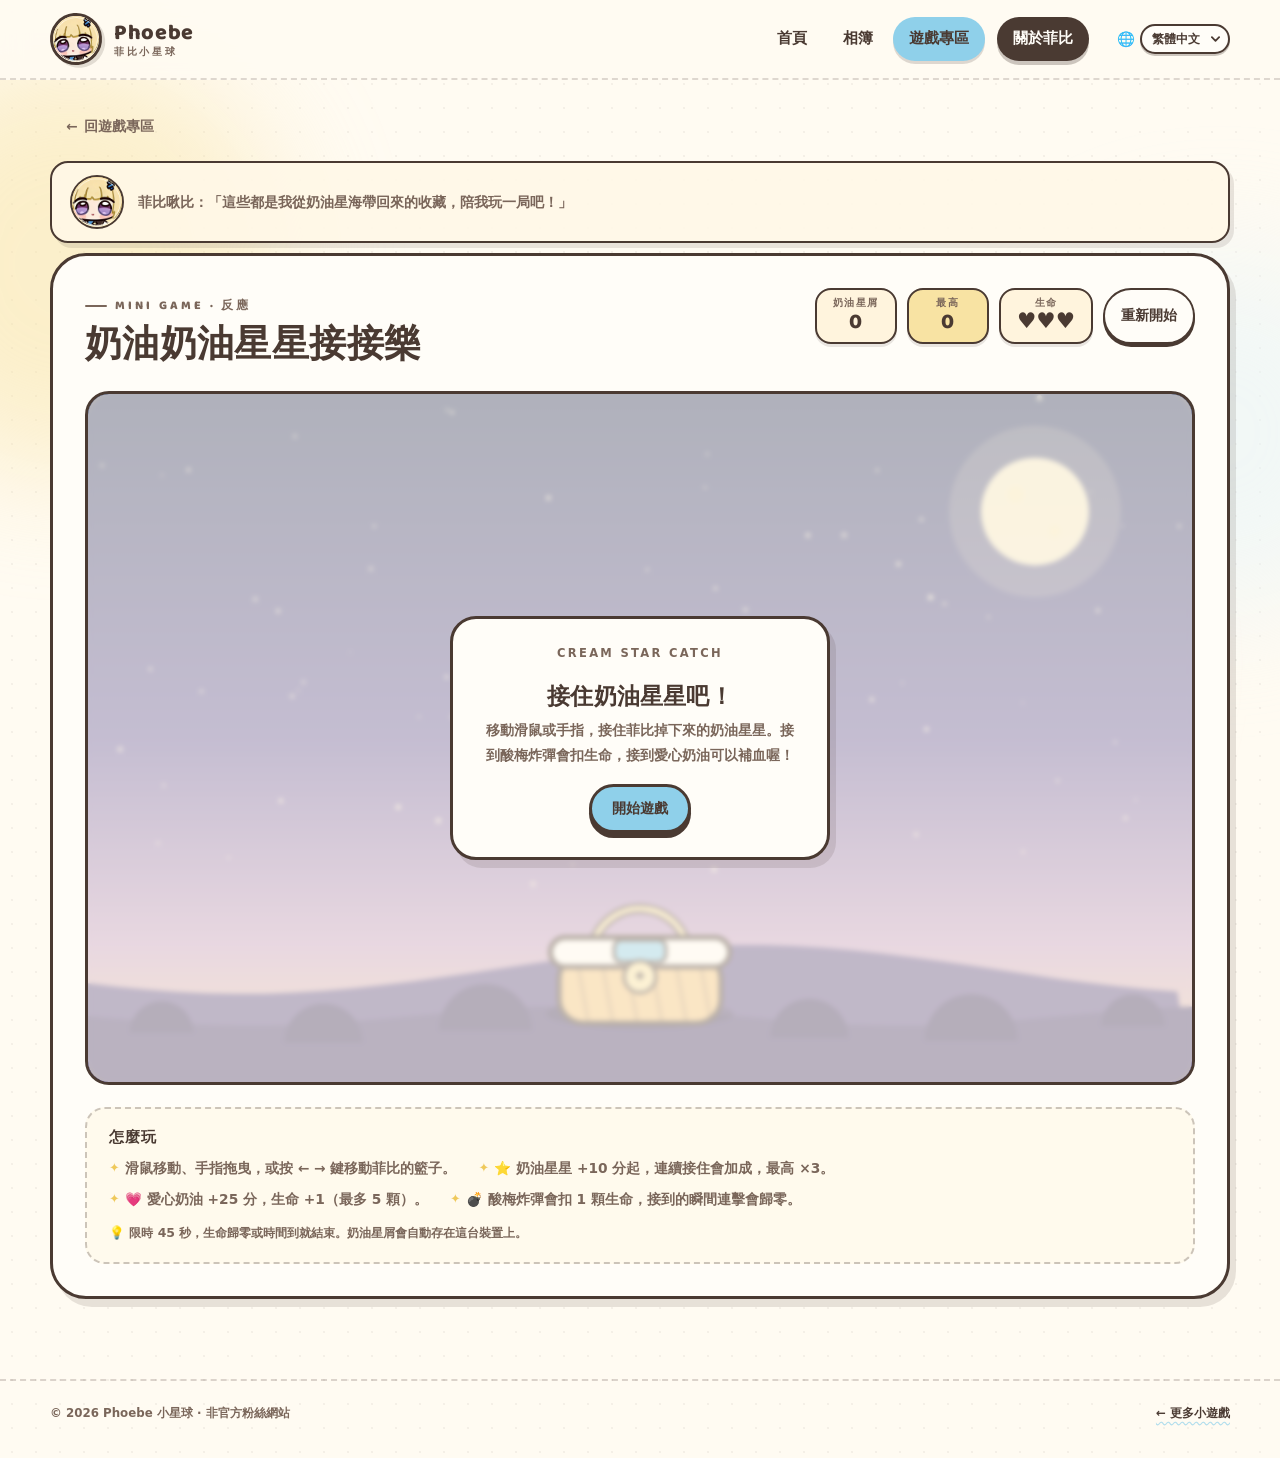
<file: games/catch-stars.html>
<!DOCTYPE html>
<html lang="zh-Hant">
<head>
  <meta charset="utf-8">
  <meta name="viewport" content="width=device-width, initial-scale=1">
  <title>奶油奶油星星接接樂 · Phoebe 小星球</title>
  <meta name="description" content="接住掉下來的星星、避開炸彈，看看你能拿到幾分！Phoebe 小星球的免費網頁小遊戲。">
  <meta name="theme-color" content="#fff8e7">
  <link rel="icon" href="../assets/img/favicon-32.png" sizes="32x32" type="image/png">
  <link rel="apple-touch-icon" href="../assets/img/apple-touch-icon.png">
  <link rel="preconnect" href="https://fonts.googleapis.com">
  <link rel="preconnect" href="https://fonts.gstatic.com" crossorigin>
  <link href="https://fonts.googleapis.com/css2?family=Baloo+2:wght@500;600;700;800&display=swap" rel="stylesheet">
  <link rel="stylesheet" href="../assets/css/style.css?v=20261018-pjump">
  <link rel="stylesheet" href="../assets/css/games.css?v=20261018-pjump">
  <script>document.documentElement.classList.add("js");</script>
</head>
<body class="page page--game">
  <a class="skip-link" href="#main">跳到主要內容</a>
  <div class="bg-deco" aria-hidden="true"><span></span><span></span><span></span><span></span></div>

  <header class="site-header">
    <div class="wrap header-inner">
      <a class="brand" href="../index.html" aria-label="Phoebe 小星球 首頁">
        <span class="brand__avatar"><img src="../assets/img/phoebe/avatar.png" alt="" width="52" height="52"></span>
        <span class="brand__text">
          <strong>Phoebe</strong>
          <small>菲比小星球</small>
        </span>
      </a>
      <button class="nav-toggle" type="button" aria-expanded="false" aria-controls="site-nav" aria-label="開啟選單">
        <span></span><span></span><span></span>
      </button>
      <nav id="site-nav" class="site-nav" aria-label="主要導覽">
        <a href="../index.html">首頁</a>
        <a href="../gallery.html">相簿</a>
        <a href="../games.html" aria-current="page">遊戲專區</a>
        <a class="nav-cta" href="../about.html">關於菲比</a>
      </nav>
    </div>
  </header>

  <main id="main" class="game-page">
    <div class="wrap">
      <a class="back-link" href="../games.html"><span aria-hidden="true">←</span> 回遊戲專區</a>

      <div class="game-guide">
        <img src="../assets/img/phoebe/avatar.png" alt="" width="56" height="56">
        <p>菲比啾比：「這些都是我從奶油星海帶回來的收藏，陪我玩一局吧！」</p>
      </div>



      <section class="game-shell" aria-labelledby="game-title">
        <div class="game-head">
          <div>
            <p class="section-kicker">MINI GAME · 反應</p>
            <h1 id="game-title">奶油奶油星星接接樂</h1>
          </div>
          <div class="game-hud">
            <div class="stat"><span>奶油星屑</span><strong id="score">0</strong></div>
            <div class="stat stat--highlight"><span>最高</span><strong id="best">0</strong></div>
            <div class="stat"><span>生命</span><strong id="lives">♥♥♥</strong></div>
            <button id="restart" class="btn btn--ghost btn--sm" type="button">重新開始</button>
          </div>
        </div>

        <div class="game-stage game-stage--play" id="stage">
          <canvas id="game" width="900" height="562" tabindex="0" aria-label="奶油奶油星星接接樂遊戲畫面，使用滑鼠、手指或左右方向鍵移動菲比的籃子"></canvas>
          <div class="game-overlay" id="overlay">
            <div class="game-overlay__card">
              <p class="result-label">CREAM STAR CATCH</p>
              <h2 id="overlay-title">接住奶油星星吧！</h2>
              <p id="overlay-text">移動滑鼠或手指，接住菲比掉下來的奶油星星。接到酸梅炸彈會扣生命，接到愛心奶油可以補血喔！</p>
              <div class="result-actions">
                <button class="btn btn--primary" id="start" type="button">開始遊戲</button>
              </div>
            </div>
          </div>
        </div>

        <div class="game-help">
          <h2>怎麼玩</h2>
          <ul>
            <li>滑鼠移動、手指拖曳，或按 ← → 鍵移動菲比的籃子。</li>
            <li>⭐ 奶油星星 +10 分起，連續接住會加成，最高 ×3。</li>
            <li>💗 愛心奶油 +25 分，生命 +1（最多 5 顆）。</li>
            <li>💣 酸梅炸彈會扣 1 顆生命，接到的瞬間連擊會歸零。</li>
          </ul>
          <p class="tip">💡 限時 45 秒，生命歸零或時間到就結束。奶油星屑會自動存在這台裝置上。</p>
        </div>
      </section>
    </div>
  </main>

  <footer class="site-footer site-footer--slim">
    <div class="wrap footer-bottom">
      <p>© <span data-year>2026</span> Phoebe 小星球 · 非官方粉絲網站</p>
      <p><a href="../games.html">← 更多小遊戲</a></p>
    </div>
  </footer>

  <script src="../assets/js/site.js?v=20261018-pjump" defer></script>
  <script src="js/catch-stars.js?v=20261018-pjump" defer></script>
  <script src="../assets/js/i18n.js?v=20261018-pjump" defer></script>
</body>
</html>
</file>
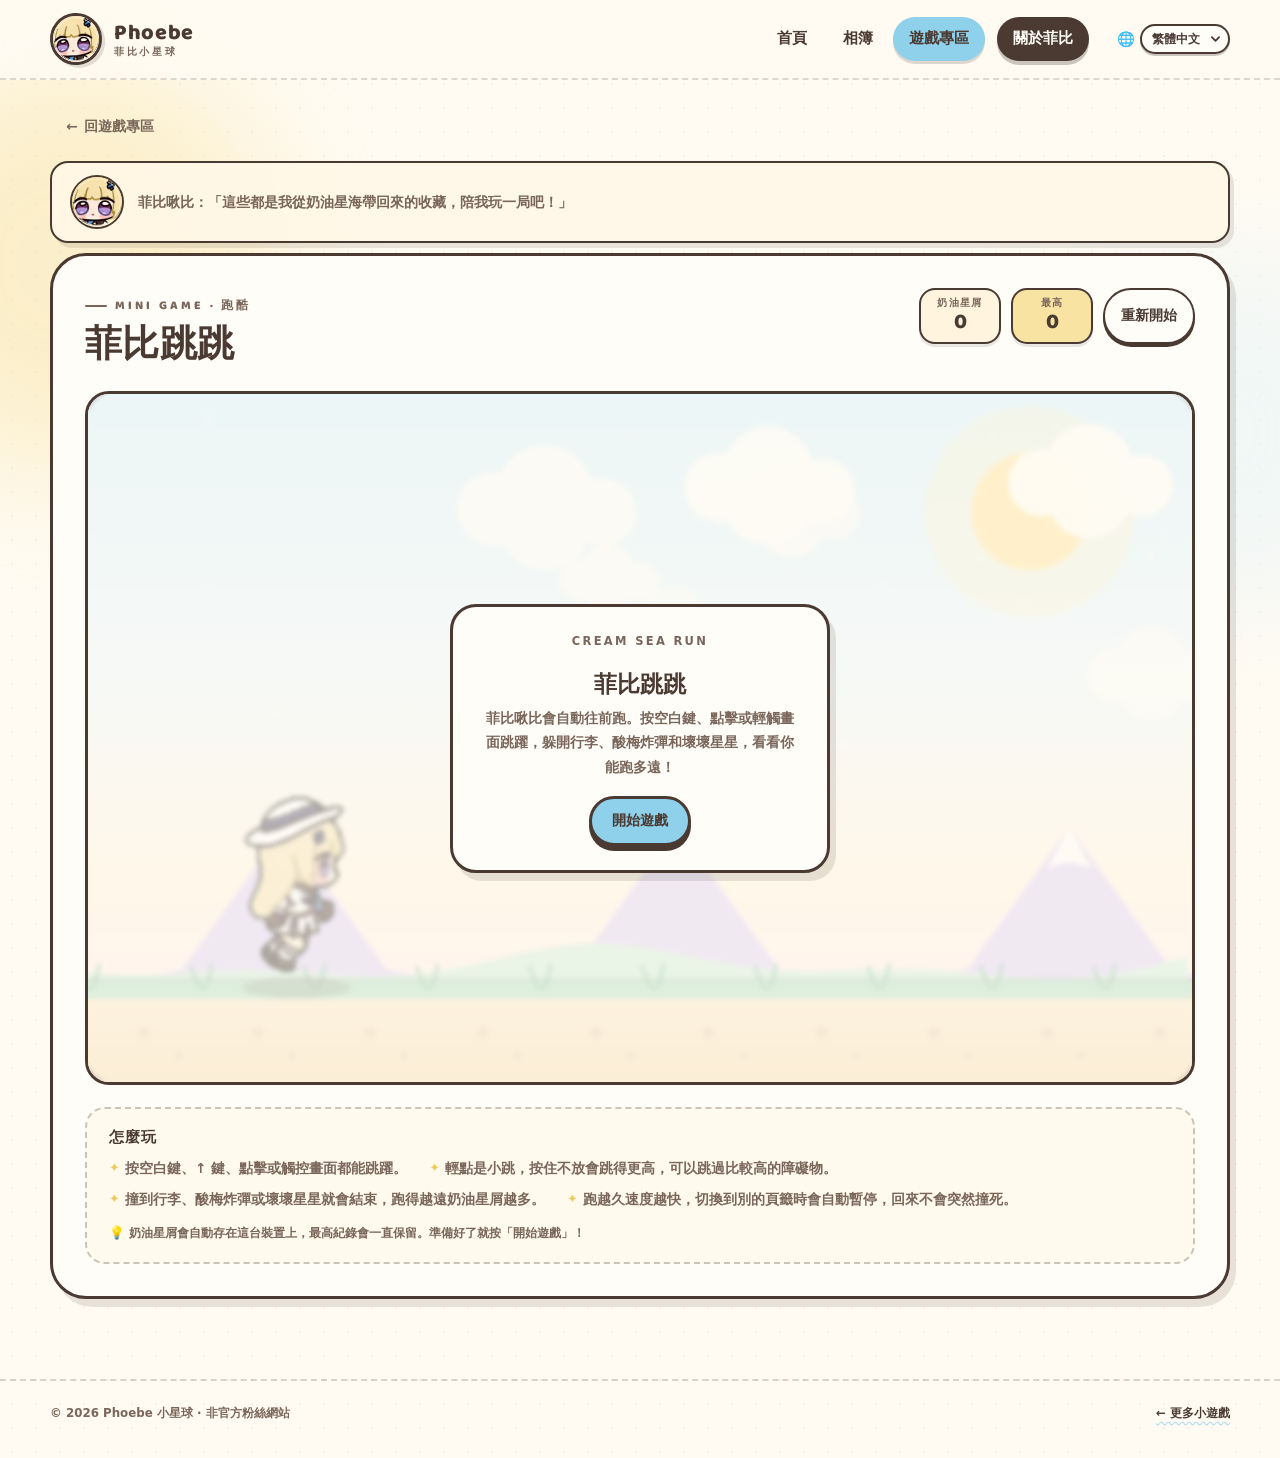
<file: games/jumper.html>
<!DOCTYPE html>
<html lang="zh-Hant">
<head>
  <meta charset="utf-8">
  <meta name="viewport" content="width=device-width, initial-scale=1">
  <title>菲比跳跳 · Phoebe 小星球</title>
  <meta name="description" content="Phoebe 自動向前跑，點擊或按空白鍵跳過障礙物，看看你能跑多遠！Phoebe 小星球的免費網頁小遊戲。">
  <meta name="theme-color" content="#fff8e7">
  <link rel="icon" href="../assets/img/favicon-32.png" sizes="32x32" type="image/png">
  <link rel="apple-touch-icon" href="../assets/img/apple-touch-icon.png">
  <link rel="preconnect" href="https://fonts.googleapis.com">
  <link rel="preconnect" href="https://fonts.gstatic.com" crossorigin>
  <link href="https://fonts.googleapis.com/css2?family=Baloo+2:wght@500;600;700;800&display=swap" rel="stylesheet">
  <link rel="stylesheet" href="../assets/css/style.css?v=20261018-pjump">
  <link rel="stylesheet" href="../assets/css/games.css?v=20261018-pjump">
  <script>document.documentElement.classList.add("js");</script>
</head>
<body class="page page--game">
  <a class="skip-link" href="#main">跳到主要內容</a>
  <div class="bg-deco" aria-hidden="true"><span></span><span></span><span></span><span></span></div>

  <header class="site-header">
    <div class="wrap header-inner">
      <a class="brand" href="../index.html" aria-label="Phoebe 小星球 首頁">
        <span class="brand__avatar"><img src="../assets/img/phoebe/avatar.png" alt="" width="52" height="52"></span>
        <span class="brand__text">
          <strong>Phoebe</strong>
          <small>菲比小星球</small>
        </span>
      </a>
      <button class="nav-toggle" type="button" aria-expanded="false" aria-controls="site-nav" aria-label="開啟選單">
        <span></span><span></span><span></span>
      </button>
      <nav id="site-nav" class="site-nav" aria-label="主要導覽">
        <a href="../index.html">首頁</a>
        <a href="../gallery.html">相簿</a>
        <a href="../games.html" aria-current="page">遊戲專區</a>
        <a class="nav-cta" href="../about.html">關於菲比</a>
      </nav>
    </div>
  </header>

  <main id="main" class="game-page">
    <div class="wrap">
      <a class="back-link" href="../games.html"><span aria-hidden="true">←</span> 回遊戲專區</a>

      <div class="game-guide">
        <img src="../assets/img/phoebe/avatar.png" alt="" width="56" height="56">
        <p>菲比啾比：「這些都是我從奶油星海帶回來的收藏，陪我玩一局吧！」</p>
      </div>



      <section class="game-shell" aria-labelledby="game-title">
        <div class="game-head">
          <div>
            <p class="section-kicker">MINI GAME · 跑酷</p>
            <h1 id="game-title">菲比跳跳</h1>
          </div>
          <div class="game-hud">
            <div class="stat"><span>奶油星屑</span><strong id="score">0</strong></div>
            <div class="stat stat--highlight"><span>最高</span><strong id="best">0</strong></div>
            <button id="restart" class="btn btn--ghost btn--sm" type="button">重新開始</button>
          </div>
        </div>

        <div class="game-stage game-stage--play" id="stage">
          <canvas id="game" width="900" height="562" tabindex="0" aria-label="菲比的星海旅行遊戲畫面，使用空白鍵、點擊或觸控跳躍"></canvas>
          <div class="game-overlay" id="overlay">
            <div class="game-overlay__card">
              <p class="result-label">CREAM SEA RUN</p>
              <h2 id="overlay-title">菲比跳跳</h2>
              <p id="overlay-text">菲比啾比會自動往前跑。按空白鍵、點擊或輕觸畫面跳躍，躲開行李、酸梅炸彈和壞壞星星，看看你能跑多遠！</p>
              <div class="result-actions">
                <button class="btn btn--primary" id="start" type="button">開始遊戲</button>
              </div>
            </div>
          </div>
        </div>

        <div class="game-help">
          <h2>怎麼玩</h2>
          <ul>
            <li>按空白鍵、↑ 鍵、點擊或觸控畫面都能跳躍。</li>
            <li>輕點是小跳，按住不放會跳得更高，可以跳過比較高的障礙物。</li>
            <li>撞到行李、酸梅炸彈或壞壞星星就會結束，跑得越遠奶油星屑越多。</li>
            <li>跑越久速度越快，切換到別的頁籤時會自動暫停，回來不會突然撞死。</li>
          </ul>
          <p class="tip">💡 奶油星屑會自動存在這台裝置上，最高紀錄會一直保留。準備好了就按「開始遊戲」！</p>
        </div>
      </section>
    </div>
  </main>

  <footer class="site-footer site-footer--slim">
    <div class="wrap footer-bottom">
      <p>© <span data-year>2026</span> Phoebe 小星球 · 非官方粉絲網站</p>
      <p><a href="../games.html">← 更多小遊戲</a></p>
    </div>
  </footer>

  <script src="../assets/js/site.js?v=20261018-pjump" defer></script>
  <script src="js/jumper.js?v=20261018-runspeed" defer></script>
  <script src="../assets/js/i18n.js?v=20261018-pjump" defer></script>
</body>
</html>
</file>
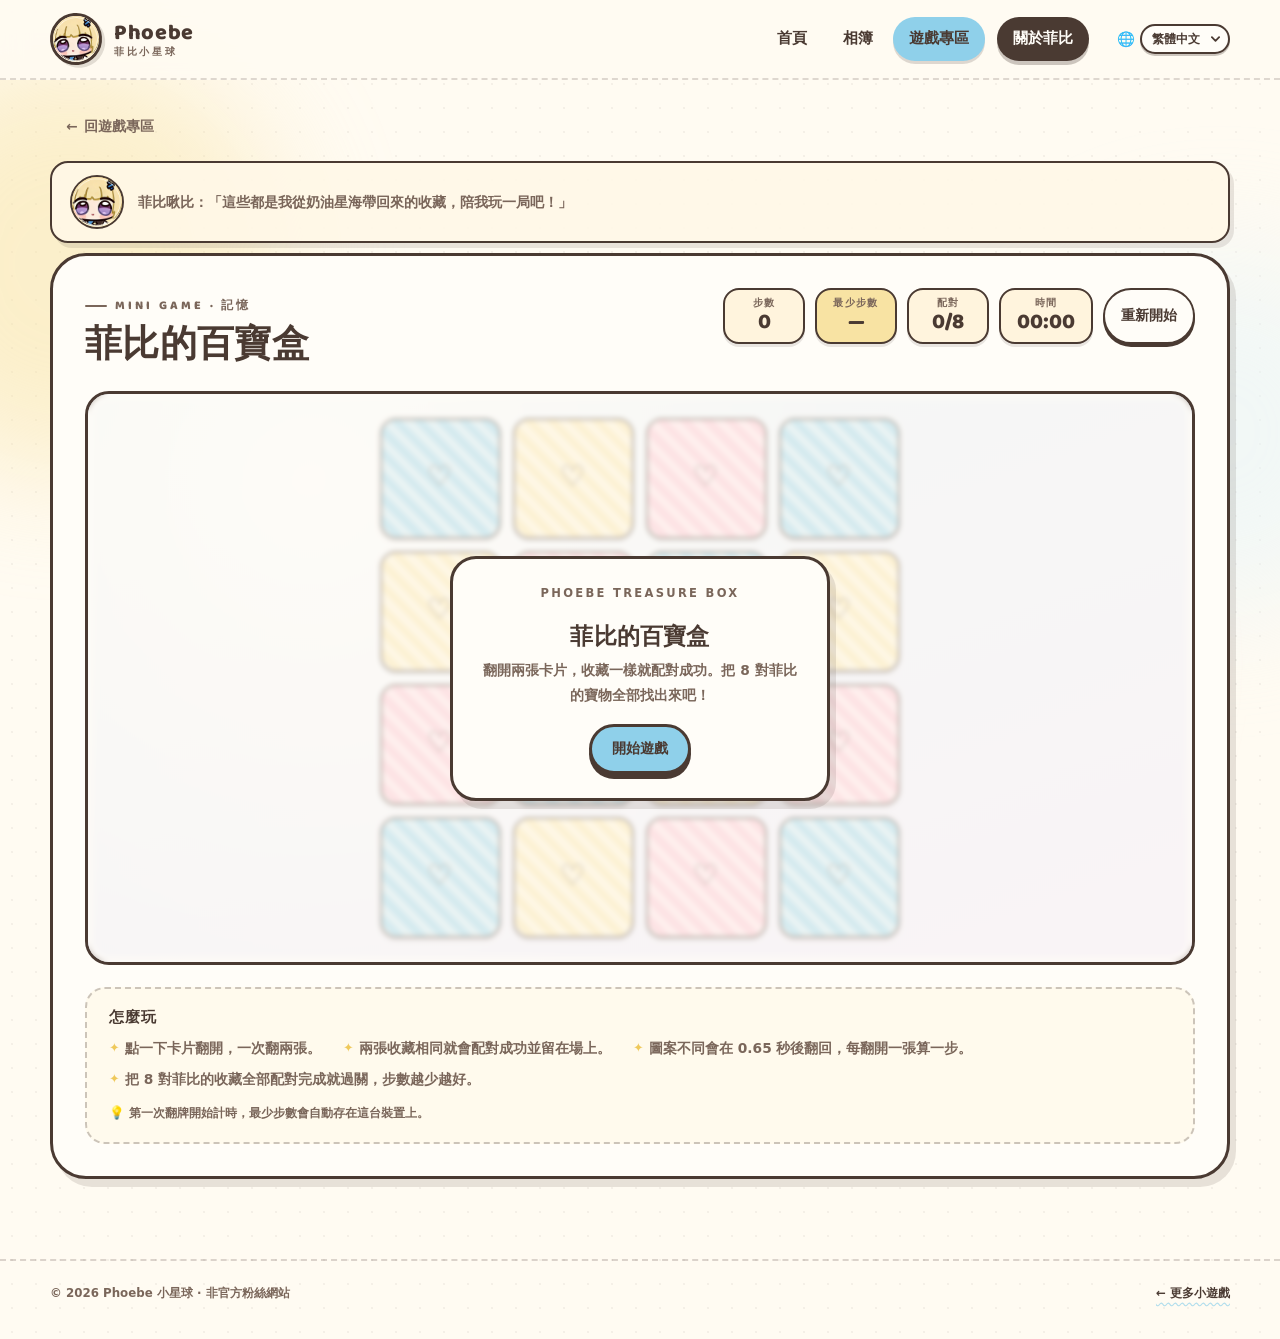
<file: games/memory.html>
<!DOCTYPE html>
<html lang="zh-Hant">
<head>
  <meta charset="utf-8">
  <meta name="viewport" content="width=device-width, initial-scale=1">
  <title>菲比的百寶盒 · Phoebe 小星球</title>
  <meta name="description" content="翻開兩張一樣的圖案，把 8 對可愛卡片全部配對成功！Phoebe 小星球的免費網頁小遊戲。">
  <meta name="theme-color" content="#fff8e7">
  <link rel="icon" href="../assets/img/favicon-32.png" sizes="32x32" type="image/png">
  <link rel="apple-touch-icon" href="../assets/img/apple-touch-icon.png">
  <link rel="preconnect" href="https://fonts.googleapis.com">
  <link rel="preconnect" href="https://fonts.gstatic.com" crossorigin>
  <link href="https://fonts.googleapis.com/css2?family=Baloo+2:wght@500;600;700;800&display=swap" rel="stylesheet">
  <link rel="stylesheet" href="../assets/css/style.css?v=20261018-pjump">
  <link rel="stylesheet" href="../assets/css/games.css?v=20261018-pjump">
  <style>
    /* 菲比的百寶盒專屬樣式（頁內 scoped，不動共用 CSS） */
    .memory-stage {
      padding: clamp(12px, 2.4vw, 24px);
    }

    .memory-stage .result-score {
      color: var(--ink);
    }

    @media (max-width: 420px) {
      .memory-stage {
        padding: 8px;
      }

      .memory-stage .game-overlay {
        padding: 10px;
      }

      .memory-stage .game-overlay__card {
        padding: 15px 16px;
        border-radius: 20px;
      }

      .memory-stage .game-overlay__card h2 {
        font-size: 1.25rem;
      }

      .memory-stage .game-overlay__card p {
        font-size: 0.78rem;
        line-height: 1.55;
        margin-bottom: 10px;
      }

      .memory-stage .game-overlay__card .result-score {
        font-size: 1.9rem;
        margin-bottom: 2px;
      }

      .memory-stage .result-actions {
        margin-top: 10px;
      }

      .memory-stage .result-actions .btn {
        padding: 8px 16px;
        font-size: 0.82rem;
      }
    }
  </style>
  <script>document.documentElement.classList.add("js");</script>
</head>
<body class="page page--game">
  <a class="skip-link" href="#main">跳到主要內容</a>
  <div class="bg-deco" aria-hidden="true"><span></span><span></span><span></span><span></span></div>

  <header class="site-header">
    <div class="wrap header-inner">
      <a class="brand" href="../index.html" aria-label="Phoebe 小星球 首頁">
        <span class="brand__avatar"><img src="../assets/img/phoebe/avatar.png" alt="" width="52" height="52"></span>
        <span class="brand__text">
          <strong>Phoebe</strong>
          <small>菲比小星球</small>
        </span>
      </a>
      <button class="nav-toggle" type="button" aria-expanded="false" aria-controls="site-nav" aria-label="開啟選單">
        <span></span><span></span><span></span>
      </button>
      <nav id="site-nav" class="site-nav" aria-label="主要導覽">
        <a href="../index.html">首頁</a>
        <a href="../gallery.html">相簿</a>
        <a href="../games.html" aria-current="page">遊戲專區</a>
        <a class="nav-cta" href="../about.html">關於菲比</a>
      </nav>
    </div>
  </header>

  <main id="main" class="game-page">
    <div class="wrap">
      <a class="back-link" href="../games.html"><span aria-hidden="true">←</span> 回遊戲專區</a>

      <div class="game-guide">
        <img src="../assets/img/phoebe/avatar.png" alt="" width="56" height="56">
        <p>菲比啾比：「這些都是我從奶油星海帶回來的收藏，陪我玩一局吧！」</p>
      </div>



      <section class="game-shell" aria-labelledby="game-title">
        <div class="game-head">
          <div>
            <p class="section-kicker">MINI GAME · 記憶</p>
            <h1 id="game-title">菲比的百寶盒</h1>
          </div>
          <div class="game-hud">
            <div class="stat"><span>步數</span><strong id="moves">0</strong></div>
            <div class="stat stat--highlight"><span>最少步數</span><strong id="best">—</strong></div>
            <div class="stat"><span>配對</span><strong id="pairs">0/8</strong></div>
            <div class="stat"><span>時間</span><strong id="time">00:00</strong></div>
            <button id="restart" class="btn btn--ghost btn--sm" type="button">重新開始</button>
          </div>
        </div>

        <div class="game-stage game-stage--board memory-stage" id="stage">
          <div class="game-board game-board--4" id="board" role="group" aria-label="菲比的百寶盒盤面，共 16 張卡片，8 對收藏"></div>
          <div class="game-overlay" id="overlay" role="dialog" aria-labelledby="overlay-title" aria-describedby="overlay-text">
            <div class="game-overlay__card">
              <p class="result-label">PHOEBE TREASURE BOX</p>
              <h2 id="overlay-title">菲比的百寶盒</h2>
              <p class="result-score" id="result-score" hidden>16 步</p>
              <p id="overlay-text">翻開兩張卡片，收藏一樣就配對成功。把 8 對菲比的寶物全部找出來吧！</p>
              <div class="result-actions">
                <button class="btn btn--primary" id="start" type="button">開始遊戲</button>
              </div>
            </div>
          </div>
        </div>

        <div class="game-help">
          <h2>怎麼玩</h2>
          <ul>
            <li>點一下卡片翻開，一次翻兩張。</li>
            <li>兩張收藏相同就會配對成功並留在場上。</li>
            <li>圖案不同會在 0.65 秒後翻回，每翻開一張算一步。</li>
            <li>把 8 對菲比的收藏全部配對完成就過關，步數越少越好。</li>
          </ul>
          <p class="tip">💡 第一次翻牌開始計時，最少步數會自動存在這台裝置上。</p>
        </div>
      </section>
    </div>
  </main>

  <footer class="site-footer site-footer--slim">
    <div class="wrap footer-bottom">
      <p>© <span data-year>2026</span> Phoebe 小星球 · 非官方粉絲網站</p>
      <p><a href="../games.html">← 更多小遊戲</a></p>
    </div>
  </footer>

  <script src="../assets/js/site.js?v=20261018-pjump" defer></script>
  <script src="js/memory.js?v=20261018-pjump" defer></script>
  <script src="../assets/js/i18n.js?v=20261018-pjump" defer></script>
</body>
</html>
</file>
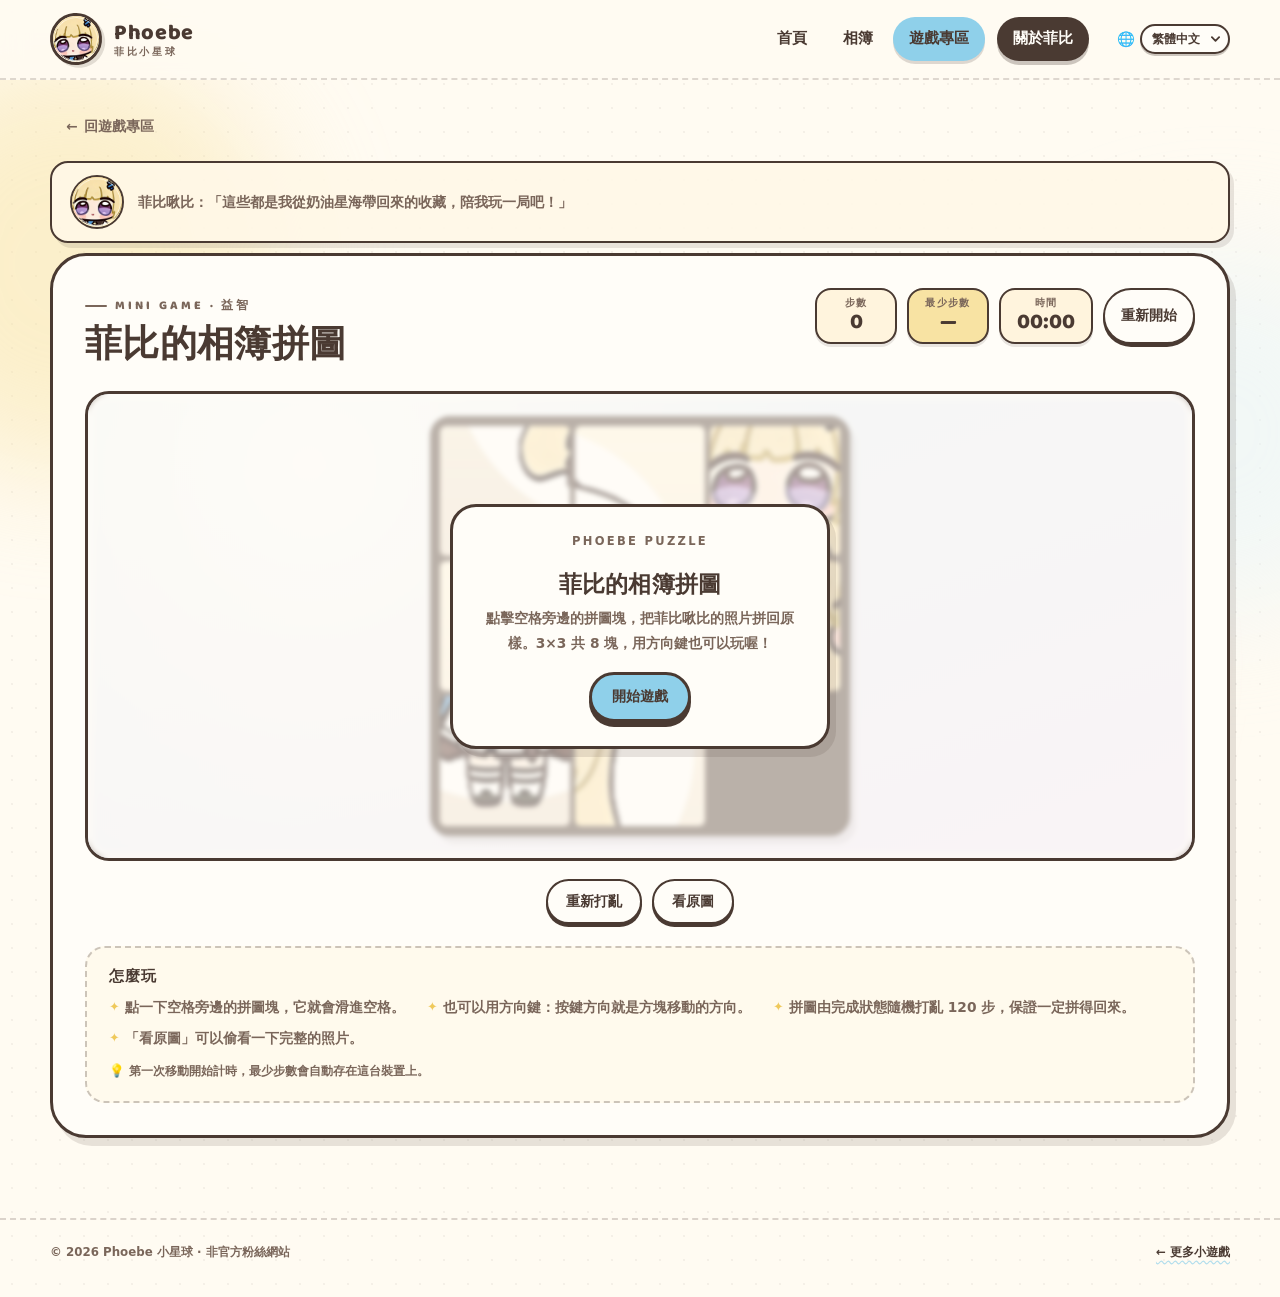
<file: games/puzzle.html>
<!DOCTYPE html>
<html lang="zh-Hant">
<head>
  <meta charset="utf-8">
  <meta name="viewport" content="width=device-width, initial-scale=1">
  <title>菲比的相簿拼圖 · Phoebe 小星球</title>
  <meta name="description" content="移動 8 塊拼圖，把菲比的可愛照片拼回原樣！3×3 滑動拼圖，支援鍵盤與觸控。Phoebe 小星球的免費網頁小遊戲。">
  <meta name="theme-color" content="#fff8e7">
  <link rel="icon" href="../assets/img/favicon-32.png" sizes="32x32" type="image/png">
  <link rel="apple-touch-icon" href="../assets/img/apple-touch-icon.png">
  <link rel="preconnect" href="https://fonts.googleapis.com">
  <link rel="preconnect" href="https://fonts.gstatic.com" crossorigin>
  <link href="https://fonts.googleapis.com/css2?family=Baloo+2:wght@500;600;700;800&display=swap" rel="stylesheet">
  <link rel="stylesheet" href="../assets/css/style.css?v=20261018-pjump">
  <link rel="stylesheet" href="../assets/css/games.css?v=20261018-pjump">
  <style>
    /* 菲比的相簿拼圖專屬樣式（頁內 scoped，不動共用 CSS） */
    .puzzle-stage {
      padding: clamp(12px, 2.4vw, 22px);
    }

    .puzzle-stage .result-score {
      color: var(--ink);
    }

    .puzzle-preview-card {
      position: absolute;
      top: 14px;
      right: 14px;
      z-index: 4;
      margin: 0;
      padding: 6px 6px 3px;
      background: var(--white);
      border: 2.5px solid var(--ink);
      border-radius: 14px;
      box-shadow: 0 3px 0 rgba(74, 58, 50, 0.16);
      pointer-events: none;
    }

    .puzzle-preview-card[hidden] {
      display: none;
    }

    .puzzle-preview-card .puzzle-preview {
      width: 96px;
      border-radius: 8px;
    }

    .puzzle-preview-card figcaption {
      margin-top: 2px;
      font-size: 0.6rem;
      font-weight: 800;
      letter-spacing: 0.12em;
      color: var(--ink-2);
      text-align: center;
    }

    .puzzle-tile.is-pop {
      animation: puzzle-pop 0.22s ease;
    }

    @keyframes puzzle-pop {
      50% {
        transform: scale(0.92);
      }
    }

    /* 手機版把原圖小卡放到盤面下方，避免蓋住拼圖塊 */
    @media (max-width: 760px) {
      .puzzle-preview-card {
        position: static;
        margin: 10px auto 0;
      }
    }

    @media (max-width: 460px) {
      .puzzle-stage {
        padding: 8px;
      }

      .puzzle-preview-card {
        padding: 4px 4px 2px;
        border-radius: 11px;
      }

      .puzzle-preview-card .puzzle-preview {
        width: 74px;
      }

      .puzzle-preview-card figcaption {
        font-size: 0.55rem;
      }

      .puzzle-stage .game-overlay {
        padding: 10px;
      }

      .puzzle-stage .game-overlay__card {
        padding: 15px 16px;
        border-radius: 20px;
      }

      .puzzle-stage .game-overlay__card h2 {
        font-size: 1.25rem;
      }

      .puzzle-stage .game-overlay__card p {
        font-size: 0.78rem;
        line-height: 1.55;
        margin-bottom: 10px;
      }

      .puzzle-stage .game-overlay__card .result-score {
        font-size: 1.9rem;
        margin-bottom: 2px;
      }

      .puzzle-stage .result-actions {
        margin-top: 10px;
      }

      .puzzle-stage .result-actions .btn {
        padding: 8px 16px;
        font-size: 0.82rem;
      }
    }
  </style>
  <script>document.documentElement.classList.add("js");</script>
</head>
<body class="page page--game">
  <a class="skip-link" href="#main">跳到主要內容</a>
  <div class="bg-deco" aria-hidden="true"><span></span><span></span><span></span><span></span></div>

  <header class="site-header">
    <div class="wrap header-inner">
      <a class="brand" href="../index.html" aria-label="Phoebe 小星球 首頁">
        <span class="brand__avatar"><img src="../assets/img/phoebe/avatar.png" alt="" width="52" height="52"></span>
        <span class="brand__text">
          <strong>Phoebe</strong>
          <small>菲比小星球</small>
        </span>
      </a>
      <button class="nav-toggle" type="button" aria-expanded="false" aria-controls="site-nav" aria-label="開啟選單">
        <span></span><span></span><span></span>
      </button>
      <nav id="site-nav" class="site-nav" aria-label="主要導覽">
        <a href="../index.html">首頁</a>
        <a href="../gallery.html">相簿</a>
        <a href="../games.html" aria-current="page">遊戲專區</a>
        <a class="nav-cta" href="../about.html">關於菲比</a>
      </nav>
    </div>
  </header>

  <main id="main" class="game-page">
    <div class="wrap">
      <a class="back-link" href="../games.html"><span aria-hidden="true">←</span> 回遊戲專區</a>

      <div class="game-guide">
        <img src="../assets/img/phoebe/avatar.png" alt="" width="56" height="56">
        <p>菲比啾比：「這些都是我從奶油星海帶回來的收藏，陪我玩一局吧！」</p>
      </div>



      <section class="game-shell" aria-labelledby="game-title">
        <div class="game-head">
          <div>
            <p class="section-kicker">MINI GAME · 益智</p>
            <h1 id="game-title">菲比的相簿拼圖</h1>
          </div>
          <div class="game-hud">
            <div class="stat"><span>步數</span><strong id="moves">0</strong></div>
            <div class="stat stat--highlight"><span>最少步數</span><strong id="best">—</strong></div>
            <div class="stat"><span>時間</span><strong id="time">00:00</strong></div>
            <button id="restart" class="btn btn--ghost btn--sm" type="button">重新開始</button>
          </div>
        </div>

        <div class="game-stage game-stage--board puzzle-stage" id="stage">
          <div class="puzzle-wrap">
            <div class="puzzle-grid" id="puzzle" role="group" aria-label="3 乘 3 菲比的相簿拼圖盤面，共 8 塊拼圖與 1 個空格"></div>
          </div>
          <figure class="puzzle-preview-card" id="preview" hidden>
            <img class="puzzle-preview" src="../assets/img/phoebe/phoebe-square.jpg" alt="菲比啾比的原圖，正方形照片" width="1100" height="1100">
            <figcaption>原圖</figcaption>
          </figure>
          <div class="game-overlay" id="overlay" role="dialog" aria-labelledby="overlay-title" aria-describedby="overlay-text">
            <div class="game-overlay__card">
              <p class="result-label">PHOEBE PUZZLE</p>
              <h2 id="overlay-title">菲比的相簿拼圖</h2>
              <p class="result-score" id="result-score" hidden>0 步</p>
              <p id="overlay-text">點擊空格旁邊的拼圖塊，把菲比啾比的照片拼回原樣。3×3 共 8 塊，用方向鍵也可以玩喔！</p>
              <div class="result-actions">
                <button class="btn btn--primary" id="start" type="button">開始遊戲</button>
              </div>
            </div>
          </div>
        </div>

        <div class="game-toolbar">
          <button class="btn btn--ghost btn--sm" id="shuffle" type="button">重新打亂</button>
          <button class="btn btn--ghost btn--sm" id="preview-toggle" type="button" aria-pressed="false">看原圖</button>
        </div>

        <div class="game-help">
          <h2>怎麼玩</h2>
          <ul>
            <li>點一下空格旁邊的拼圖塊，它就會滑進空格。</li>
            <li>也可以用方向鍵：按鍵方向就是方塊移動的方向。</li>
            <li>拼圖由完成狀態隨機打亂 120 步，保證一定拼得回來。</li>
            <li>「看原圖」可以偷看一下完整的照片。</li>
          </ul>
          <p class="tip">💡 第一次移動開始計時，最少步數會自動存在這台裝置上。</p>
        </div>
      </section>
    </div>
  </main>

  <footer class="site-footer site-footer--slim">
    <div class="wrap footer-bottom">
      <p>© <span data-year>2026</span> Phoebe 小星球 · 非官方粉絲網站</p>
      <p><a href="../games.html">← 更多小遊戲</a></p>
    </div>
  </footer>

  <script src="../assets/js/site.js?v=20261018-pjump" defer></script>
  <script src="js/puzzle.js?v=20261018-pjump" defer></script>
  <script src="../assets/js/i18n.js?v=20261018-pjump" defer></script>
</body>
</html>
</file>
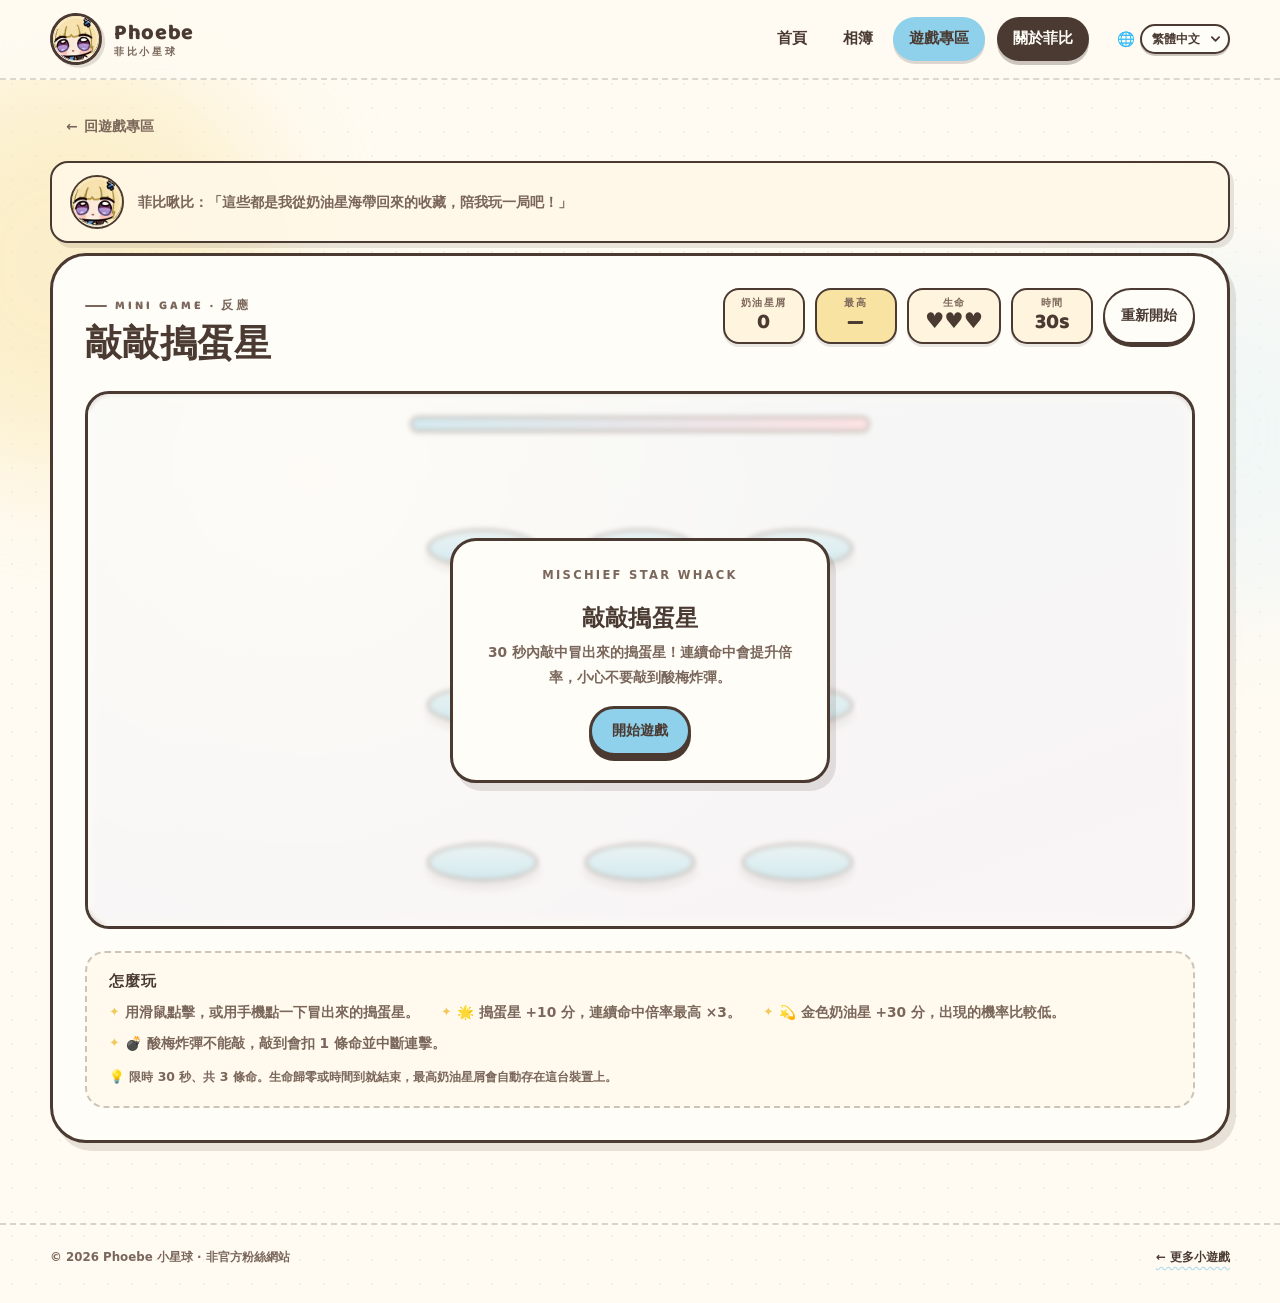
<file: games/whack.html>
<!DOCTYPE html>
<html lang="zh-Hant">
<head>
  <meta charset="utf-8">
  <meta name="viewport" content="width=device-width, initial-scale=1">
  <title>敲敲搗蛋星 · Phoebe 小星球</title>
  <meta name="description" content="30 秒內敲中冒出來的搗蛋星，連擊加成最高 ×3，小心酸梅炸彈！菲比啾比的奶油星海小遊戲。">
  <meta name="theme-color" content="#fff8e7">
  <link rel="icon" href="../assets/img/favicon-32.png" sizes="32x32" type="image/png">
  <link rel="apple-touch-icon" href="../assets/img/apple-touch-icon.png">
  <link rel="preconnect" href="https://fonts.googleapis.com">
  <link rel="preconnect" href="https://fonts.gstatic.com" crossorigin>
  <link href="https://fonts.googleapis.com/css2?family=Baloo+2:wght@500;600;700;800&display=swap" rel="stylesheet">
  <link rel="stylesheet" href="../assets/css/style.css?v=20261018-pjump">
  <link rel="stylesheet" href="../assets/css/games.css?v=20261018-pjump">
  <style>
    /* 打地鼠專屬樣式（頁內 scoped，不動共用 CSS） */
    .whack-stage {
      gap: 12px;
      padding: clamp(12px, 2.4vw, 22px);
    }

    .whack-top {
      width: min(100%, 460px);
      display: flex;
      align-items: center;
      gap: 10px;
    }

    .whack-timebar {
      flex: 1 1 auto;
      height: 16px;
      border: 2.5px solid var(--ink);
      border-radius: var(--radius-pill);
      background: var(--white);
      box-shadow: 0 3px 0 rgba(74, 58, 50, 0.12);
      overflow: hidden;
    }

    .whack-timebar__fill {
      display: block;
      width: 100%;
      height: 100%;
      border-radius: inherit;
      background: linear-gradient(90deg, var(--sky), var(--pink));
      transition: width 0.12s linear;
    }

    .whack-combo {
      flex: 0 0 auto;
      margin: 0;
      padding: 2px 12px;
      border: 2.5px solid var(--ink);
      border-radius: var(--radius-pill);
      background: var(--butter);
      box-shadow: 0 3px 0 rgba(74, 58, 50, 0.12);
      font-size: 0.72rem;
      font-weight: 900;
      line-height: 1.6;
      white-space: nowrap;
    }

    .whack-combo[hidden] {
      display: none;
    }

    /* 地鼠沒冒出時完全藏起來，避免黃色圓形露在洞外面 */
    .whack-stage .hole__mole {
      opacity: 0;
      transition: transform 0.16s cubic-bezier(0.34, 1.56, 0.64, 1),
        opacity 0.12s ease;
    }

    .whack-stage .hole.is-up .hole__mole,
    .whack-stage .hole.is-bonk .hole__mole {
      opacity: 1;
    }

    .whack-stage .result-score {
      color: var(--ink);
    }

    .whack-stage.is-shaking {
      animation: whack-shake 0.3s ease;
    }

    @keyframes whack-shake {
      20% {
        transform: translateX(-7px);
      }
      40% {
        transform: translateX(6px);
      }
      60% {
        transform: translateX(-4px);
      }
      80% {
        transform: translateX(3px);
      }
    }

    @media (max-width: 420px) {
      .whack-stage {
        gap: 8px;
        padding: 8px;
      }

      .whack-top {
        gap: 6px;
      }

      .whack-timebar {
        height: 13px;
      }

      .whack-combo {
        padding: 1px 8px;
        font-size: 0.64rem;
        border-width: 2px;
      }

      .whack-stage .game-overlay {
        padding: 10px;
      }

      .whack-stage .game-overlay__card {
        padding: 15px 16px;
        border-radius: 20px;
      }

      .whack-stage .game-overlay__card h2 {
        font-size: 1.25rem;
      }

      .whack-stage .game-overlay__card p {
        font-size: 0.78rem;
        line-height: 1.55;
        margin-bottom: 10px;
      }

      .whack-stage .game-overlay__card .result-score {
        font-size: 1.9rem;
        margin-bottom: 2px;
      }

      .whack-stage .result-actions {
        margin-top: 10px;
      }

      .whack-stage .result-actions .btn {
        padding: 8px 16px;
        font-size: 0.82rem;
      }
    }
  </style>
  <script>document.documentElement.classList.add("js");</script>
</head>
<body class="page page--game">
  <a class="skip-link" href="#main">跳到主要內容</a>
  <div class="bg-deco" aria-hidden="true"><span></span><span></span><span></span><span></span></div>

  <header class="site-header">
    <div class="wrap header-inner">
      <a class="brand" href="../index.html" aria-label="Phoebe 小星球 首頁">
        <span class="brand__avatar"><img src="../assets/img/phoebe/avatar.png" alt="" width="52" height="52"></span>
        <span class="brand__text">
          <strong>Phoebe</strong>
          <small>菲比小星球</small>
        </span>
      </a>
      <button class="nav-toggle" type="button" aria-expanded="false" aria-controls="site-nav" aria-label="開啟選單">
        <span></span><span></span><span></span>
      </button>
      <nav id="site-nav" class="site-nav" aria-label="主要導覽">
        <a href="../index.html">首頁</a>
        <a href="../gallery.html">相簿</a>
        <a href="../games.html" aria-current="page">遊戲專區</a>
        <a class="nav-cta" href="../about.html">關於菲比</a>
      </nav>
    </div>
  </header>

  <main id="main" class="game-page">
    <div class="wrap">
      <a class="back-link" href="../games.html"><span aria-hidden="true">←</span> 回遊戲專區</a>

      <div class="game-guide">
        <img src="../assets/img/phoebe/avatar.png" alt="" width="56" height="56">
        <p>菲比啾比：「這些都是我從奶油星海帶回來的收藏，陪我玩一局吧！」</p>
      </div>



      <section class="game-shell" aria-labelledby="game-title">
        <div class="game-head">
          <div>
            <p class="section-kicker">MINI GAME · 反應</p>
            <h1 id="game-title">敲敲搗蛋星</h1>
          </div>
          <div class="game-hud">
            <div class="stat"><span>奶油星屑</span><strong id="score">0</strong></div>
            <div class="stat stat--highlight"><span>最高</span><strong id="best">—</strong></div>
            <div class="stat"><span>生命</span><strong id="lives">♥♥♥</strong></div>
            <div class="stat"><span>時間</span><strong id="time">30s</strong></div>
            <button id="restart" class="btn btn--ghost btn--sm" type="button">重新開始</button>
          </div>
        </div>

        <div class="game-stage game-stage--board whack-stage" id="stage">
          <div class="whack-top">
            <div class="whack-timebar" id="timebar" role="progressbar" aria-label="剩餘時間" aria-valuemin="0" aria-valuemax="30" aria-valuenow="30">
              <span class="whack-timebar__fill" id="time-fill"></span>
            </div>
            <p class="whack-combo" id="combo" hidden>倍率 ×2</p>
          </div>
          <div class="game-board game-board--3" id="board" role="group" aria-label="敲敲搗蛋星盤面，共 9 個奶油罐"></div>
          <div class="game-overlay" id="overlay" role="dialog" aria-labelledby="overlay-title" aria-describedby="overlay-text">
            <div class="game-overlay__card">
              <p class="result-label">MISCHIEF STAR WHACK</p>
              <h2 id="overlay-title">敲敲搗蛋星</h2>
              <p class="result-score" id="result-score" hidden>0 分</p>
              <p id="overlay-text">30 秒內敲中冒出來的搗蛋星！連續命中會提升倍率，小心不要敲到酸梅炸彈。</p>
              <div class="result-actions">
                <button class="btn btn--primary" id="start" type="button">開始遊戲</button>
              </div>
            </div>
          </div>
        </div>

        <div class="game-help">
          <h2>怎麼玩</h2>
          <ul>
            <li>用滑鼠點擊，或用手機點一下冒出來的搗蛋星。</li>
            <li>🌟 搗蛋星 +10 分，連續命中倍率最高 ×3。</li>
            <li>💫 金色奶油星 +30 分，出現的機率比較低。</li>
            <li>💣 酸梅炸彈不能敲，敲到會扣 1 條命並中斷連擊。</li>
          </ul>
          <p class="tip">💡 限時 30 秒、共 3 條命。生命歸零或時間到就結束，最高奶油星屑會自動存在這台裝置上。</p>
        </div>
      </section>
    </div>
  </main>

  <footer class="site-footer site-footer--slim">
    <div class="wrap footer-bottom">
      <p>© <span data-year>2026</span> Phoebe 小星球 · 非官方粉絲網站</p>
      <p><a href="../games.html">← 更多小遊戲</a></p>
    </div>
  </footer>

  <script src="../assets/js/site.js?v=20261018-pjump" defer></script>
  <script src="js/whack.js?v=20261018-pjump" defer></script>
  <script src="../assets/js/i18n.js?v=20261018-pjump" defer></script>
</body>
</html>
</file>
<file: assets/css/style.css>
/* =========================================================
   Phoebe 小星球 — 共用樣式
   奶油粉彩 × 手繪貼紙風
   ========================================================= */

/* ---------- 1. 變數 ---------- */
:root {
  /* 顏色 */
  --paper: #fffbf2;
  --cream: #fff4dd;
  --butter: #f8e3a3;
  --butter-deep: #efc95b;
  --sky: #8fd0ea;
  --sky-soft: #e4f4fb;
  --sky-deep: #4fa6cd;
  --lav: #b9a7e8;
  --lav-soft: #efe9fb;
  --lav-deep: #8b74cd;
  --pink: #f9bccd;
  --pink-soft: #fde7ee;
  --pink-deep: #e97e9b;
  --ink: #4a3a32;
  --ink-2: #7a665a;
  --white: #fffdf8;
  --gold: #efc95b;

  /* 字體 */
  --font-body: "PingFang TC", "PingFang SC", "Hiragino Sans GB",
    "Noto Sans TC", "Microsoft JhengHei", system-ui, -apple-system,
    "Segoe UI", sans-serif;
  --font-display: "Baloo 2", "PingFang TC", "PingFang SC",
    "Hiragino Sans GB", "Noto Sans TC", "Microsoft JhengHei", system-ui,
    sans-serif;

  /* 尺寸 */
  --radius-xl: 36px;
  --radius-lg: 26px;
  --radius-md: 18px;
  --radius-pill: 999px;
  --border: 3px solid var(--ink);
  --shadow-sticker: 6px 8px 0 rgba(74, 58, 50, 0.13);
  --shadow-soft: 0 24px 50px -24px rgba(74, 58, 50, 0.45);
  --header-h: 78px;
}

/* ---------- 2. Reset / 基礎 ---------- */
*,
*::before,
*::after {
  box-sizing: border-box;
}

html {
  -webkit-text-size-adjust: 100%;
  scroll-behavior: smooth;
  scroll-padding-top: calc(var(--header-h) + 20px);
}

body {
  margin: 0;
  font-family: var(--font-body);
  color: var(--ink);
  line-height: 1.8;
  background-color: var(--paper);
  background-image: radial-gradient(
    rgba(74, 58, 50, 0.075) 1.2px,
    transparent 1.2px
  );
  background-size: 24px 24px;
  overflow-x: hidden;
  -webkit-font-smoothing: antialiased;
}

img {
  max-width: 100%;
  height: auto;
  display: block;
}

a {
  color: inherit;
}

button {
  font: inherit;
  color: inherit;
}

ul,
ol {
  margin: 0;
  padding: 0;
  list-style: none;
}

p {
  margin: 0 0 1em;
}

h1,
h2,
h3,
h4 {
  margin: 0 0 0.5em;
  line-height: 1.38;
  letter-spacing: 0.01em;
  font-weight: 900;
}

h1 {
  font-size: clamp(2.3rem, 5vw, 3.9rem);
}

h2 {
  font-size: clamp(1.65rem, 3.2vw, 2.4rem);
}

h3 {
  font-size: clamp(1.1rem, 1.8vw, 1.3rem);
  letter-spacing: 0.02em;
}

::selection {
  background: var(--butter);
  color: var(--ink);
}

:focus-visible {
  outline: 3px solid var(--sky-deep);
  outline-offset: 3px;
  border-radius: 8px;
}

/* ---------- 3. 工具類 ---------- */
.wrap {
  width: min(1180px, calc(100% - 40px));
  margin-inline: auto;
}

.sr-only {
  position: absolute;
  width: 1px;
  height: 1px;
  padding: 0;
  margin: -1px;
  overflow: hidden;
  clip: rect(0 0 0 0);
  white-space: nowrap;
  border: 0;
}

.skip-link {
  position: fixed;
  top: 10px;
  left: 50%;
  transform: translate(-50%, -150%);
  z-index: 200;
  background: var(--ink);
  color: var(--white);
  padding: 10px 22px;
  border-radius: var(--radius-pill);
  text-decoration: none;
  font-weight: 700;
  transition: transform 0.2s ease;
}

.skip-link:focus-visible {
  transform: translate(-50%, 0);
}

/* 背景柔光 */
.bg-deco {
  position: fixed;
  inset: 0;
  z-index: -1;
  pointer-events: none;
  overflow: hidden;
}

.bg-deco span {
  position: absolute;
  border-radius: 50%;
  filter: blur(60px);
  opacity: 0.5;
}

.bg-deco span:nth-child(1) {
  width: 420px;
  height: 420px;
  left: -140px;
  top: 6%;
  background: var(--butter);
}

.bg-deco span:nth-child(2) {
  width: 360px;
  height: 360px;
  right: -120px;
  top: 28%;
  background: var(--sky-soft);
}

.bg-deco span:nth-child(3) {
  width: 400px;
  height: 400px;
  left: 18%;
  bottom: -180px;
  background: var(--lav-soft);
}

.bg-deco span:nth-child(4) {
  width: 260px;
  height: 260px;
  right: 12%;
  bottom: 12%;
  background: var(--pink-soft);
}

/* ---------- 4. 按鈕 ---------- */
.btn {
  display: inline-flex;
  align-items: center;
  justify-content: center;
  gap: 8px;
  padding: 12px 26px;
  border: 3px solid var(--ink);
  border-radius: var(--radius-pill);
  background: var(--white);
  color: var(--ink);
  font-weight: 800;
  font-size: 0.98rem;
  text-decoration: none;
  cursor: pointer;
  box-shadow: 0 5px 0 var(--ink);
  transition: transform 0.16s ease, box-shadow 0.16s ease,
    background-color 0.16s ease;
  -webkit-tap-highlight-color: transparent;
}

.btn:hover {
  transform: translateY(3px);
  box-shadow: 0 2px 0 var(--ink);
}

.btn:active {
  transform: translateY(5px);
  box-shadow: 0 0 0 var(--ink);
}

.btn--primary {
  background: var(--sky);
}

.btn--primary:hover {
  background: #a5dcf1;
}

.btn--accent {
  background: var(--pink);
}

.btn--accent:hover {
  background: #fbcbda;
}

.btn--ghost {
  background: var(--white);
}

.btn--sm {
  padding: 7px 16px;
  font-size: 0.88rem;
  border-width: 2.5px;
  box-shadow: 0 3px 0 var(--ink);
}

.btn--sm:hover {
  box-shadow: 0 1px 0 var(--ink);
}

.btn--lg {
  padding: 15px 32px;
  font-size: 1.05rem;
}

.btn__icon {
  font-size: 1.1em;
  line-height: 1;
}

/* ---------- 5. 標頭 ---------- */
.site-header {
  position: sticky;
  top: 0;
  z-index: 60;
  background: rgba(255, 251, 242, 0.9);
  -webkit-backdrop-filter: blur(14px);
  backdrop-filter: blur(14px);
  border-bottom: 2px dashed rgba(74, 58, 50, 0.18);
}

.header-inner {
  position: relative;
  display: flex;
  align-items: center;
  gap: 18px;
  min-height: var(--header-h);
  padding-block: 10px;
}

.brand {
  display: flex;
  align-items: center;
  gap: 12px;
  text-decoration: none;
  flex-shrink: 0;
}

.brand__avatar {
  width: 52px;
  height: 52px;
  border: 3px solid var(--ink);
  border-radius: 50%;
  overflow: hidden;
  background: var(--white);
  box-shadow: 3px 3px 0 rgba(74, 58, 50, 0.16);
  transform: rotate(-5deg);
  transition: transform 0.3s ease;
}

.brand:hover .brand__avatar {
  transform: rotate(5deg) scale(1.06);
}

.brand__avatar img {
  width: 100%;
  height: 100%;
  object-fit: cover;
}

.brand__text {
  display: flex;
  flex-direction: column;
  line-height: 1.15;
}

.brand__text strong {
  font-family: var(--font-display);
  font-size: 1.35rem;
  font-weight: 800;
  letter-spacing: 0.03em;
}

.brand__text small {
  font-size: 0.64rem;
  letter-spacing: 0.26em;
  color: var(--ink-2);
  font-weight: 700;
}

.site-nav {
  display: flex;
  align-items: center;
  gap: 4px;
  margin-left: auto;
}

.site-nav a {
  padding: 8px 16px;
  border-radius: var(--radius-pill);
  text-decoration: none;
  font-weight: 800;
  font-size: 0.94rem;
  transition: background-color 0.18s ease, transform 0.18s ease,
    color 0.18s ease;
  white-space: nowrap;
}

.site-nav a:hover {
  background: var(--butter);
  transform: translateY(-2px);
}

.site-nav a[aria-current="page"] {
  background: var(--sky);
  box-shadow: 0 3px 0 rgba(74, 58, 50, 0.18);
}

.site-nav a.nav-cta {
  margin-left: 8px;
  background: var(--ink);
  color: var(--white);
  box-shadow: 0 4px 0 rgba(74, 58, 50, 0.28);
}

.site-nav a.nav-cta:hover {
  background: #5c4a3f;
  transform: translateY(-2px);
}

.nav-toggle {
  display: none;
  position: relative;
  margin-left: auto;
  width: 48px;
  height: 48px;
  border: 3px solid var(--ink);
  border-radius: 16px;
  background: var(--white);
  box-shadow: 0 3px 0 var(--ink);
  cursor: pointer;
  padding: 0;
}

.nav-toggle span {
  position: absolute;
  left: 50%;
  top: 50%;
  display: block;
  width: 22px;
  height: 2.5px;
  border-radius: 2px;
  background: var(--ink);
  transition: transform 0.22s ease, opacity 0.22s ease;
}

.nav-toggle span:nth-child(1) {
  transform: translate(-50%, calc(-50% - 8px));
}

.nav-toggle span:nth-child(2) {
  transform: translate(-50%, -50%);
}

.nav-toggle span:nth-child(3) {
  transform: translate(-50%, calc(-50% + 8px));
}

.nav-toggle[aria-expanded="true"] span:nth-child(1) {
  transform: translate(-50%, -50%) rotate(45deg);
}

.nav-toggle[aria-expanded="true"] span:nth-child(2) {
  opacity: 0;
  transform: translate(-50%, -50%) scaleX(0.4);
}

.nav-toggle[aria-expanded="true"] span:nth-child(3) {
  transform: translate(-50%, -50%) rotate(-45deg);
}

/* ---------- 6. 首頁 hero ---------- */
.hero {
  position: relative;
  padding-block: clamp(34px, 5vw, 64px) clamp(20px, 4vw, 40px);
}

.hero__inner {
  display: grid;
  grid-template-columns: 1.04fr 0.96fr;
  gap: clamp(28px, 4vw, 56px);
  align-items: center;
}

.eyebrow {
  display: inline-flex;
  align-items: center;
  gap: 8px;
  margin-bottom: 20px;
  padding: 5px 18px;
  background: var(--white);
  border: 2.5px solid var(--ink);
  border-radius: var(--radius-pill);
  box-shadow: 3px 4px 0 rgba(74, 58, 50, 0.14);
  font-size: 0.78rem;
  font-weight: 800;
  letter-spacing: 0.16em;
  transform: rotate(-1.6deg);
}

.hero h1 {
  font-size: clamp(2.5rem, 5.6vw, 4.3rem);
  line-height: 1.25;
  margin-bottom: 18px;
}

.hero h1 .hl {
  position: relative;
  display: inline-block;
  max-width: 100%;
  padding-inline: 0.08em;
  font-size: 0.86em;
  white-space: nowrap;
  color: var(--ink);
  background: linear-gradient(
    transparent 62%,
    var(--butter) 62%,
    var(--butter) 94%,
    transparent 94%
  );
  border-radius: 6px;
}

.hero h1 .hl::after {
  content: "♡";
  position: absolute;
  top: -0.55em;
  right: -0.5em;
  font-size: 0.34em;
  color: var(--pink-deep);
  transform: rotate(12deg);
}

.hero__tagline {
  font-size: clamp(1rem, 1.7vw, 1.18rem);
  color: var(--ink-2);
  font-weight: 600;
  line-height: 2;
  max-width: 30em;
  margin-bottom: 26px;
}

.hero__tagline strong {
  color: var(--ink);
  font-weight: 900;
  background: linear-gradient(transparent 66%, var(--pink-soft) 66%);
}

.hero__actions {
  display: flex;
  flex-wrap: wrap;
  gap: 14px;
  margin-bottom: 28px;
}

.hero__chips {
  display: flex;
  flex-wrap: wrap;
  gap: 8px;
}

.hero__chips li {
  font-size: 0.82rem;
  font-weight: 800;
  padding: 5px 14px;
  border-radius: var(--radius-pill);
  background: var(--white);
  border: 2px solid rgba(74, 58, 50, 0.85);
  box-shadow: 0 2px 0 rgba(74, 58, 50, 0.12);
}

.hero__art {
  position: relative;
  display: grid;
  place-items: center;
  min-height: 420px;
  padding-block: 10px 26px;
}

.hero__ring {
  position: absolute;
  width: min(430px, 84%);
  aspect-ratio: 1;
  border: 2.5px dashed rgba(74, 58, 50, 0.32);
  border-radius: 50%;
  animation: spin 60s linear infinite;
}

.hero__ring::before,
.hero__ring::after {
  content: "✦";
  position: absolute;
  font-size: 1.3rem;
  color: var(--butter-deep);
}

.hero__ring::before {
  top: -12px;
  left: 50%;
}

.hero__ring::after {
  bottom: 8%;
  right: 2%;
  color: var(--sky-deep);
  font-size: 1rem;
}

.hero__disc {
  position: relative;
  width: min(400px, 78%);
  aspect-ratio: 1;
  overflow: hidden;
  border: var(--border);
  border-radius: 50%;
  background: radial-gradient(
    circle at 50% 30%,
    #fffdf6 0%,
    var(--cream) 50%,
    #f6d88f 100%
  );
  box-shadow: 12px 16px 0 rgba(74, 58, 50, 0.1),
    inset 0 0 0 12px rgba(255, 255, 255, 0.55);
}

.hero__disc::after {
  content: "";
  position: absolute;
  left: 12%;
  right: 12%;
  bottom: 5%;
  height: 26px;
  border-radius: 50%;
  background: rgba(74, 58, 50, 0.16);
  filter: blur(8px);
}

.hero__phoebe {
  position: absolute;
  inset: 7px;
  width: calc(100% - 14px);
  height: calc(100% - 14px);
  border-radius: 50%;
  object-fit: cover;
  object-position: center 45%;
  z-index: 1;
}

.sticker {
  position: absolute;
  z-index: 3;
  font-family: var(--font-display);
  font-weight: 800;
  letter-spacing: 0.08em;
  font-size: 0.9rem;
  padding: 6px 16px;
  background: var(--pink);
  border: 2.5px solid var(--ink);
  border-radius: var(--radius-pill);
  box-shadow: 4px 5px 0 rgba(74, 58, 50, 0.16);
}

.sticker--hello {
  top: 8%;
  left: 0;
  transform: rotate(-9deg);
}

.sticker--sky {
  top: 1%;
  right: 3%;
  background: var(--sky);
  transform: rotate(7deg);
}

.sticker--name {
  bottom: 12%;
  left: -1%;
  background: var(--butter);
  transform: rotate(-4deg);
  font-family: var(--font-body);
  font-size: 0.82rem;
  letter-spacing: 0.06em;
}

.floaty {
  position: absolute;
  z-index: 2;
  pointer-events: none;
  animation: bob 4s ease-in-out infinite;
}

.floaty--1 {
  top: 4%;
  right: 12%;
  font-size: 1.5rem;
  color: var(--butter-deep);
  animation-delay: -1s;
}

.floaty--2 {
  bottom: 22%;
  right: 0;
  font-size: 1.1rem;
  color: var(--pink-deep);
  animation-delay: -2.4s;
}

.floaty--3 {
  bottom: 4%;
  right: 24%;
  font-size: 0.9rem;
  color: var(--lav-deep);
  animation-delay: -0.6s;
}

/* ---------- 7. 跑馬燈 ---------- */
.ticker-band {
  padding-block: 30px 10px;
  overflow: hidden;
}

.ticker {
  width: calc(100% + 140px);
  margin-left: -70px;
  padding: 10px 0;
  background: var(--butter);
  border-block: 2.5px dashed rgba(74, 58, 50, 0.3);
  transform: rotate(-0.7deg);
  overflow: hidden;
}

.ticker__track {
  display: flex;
  width: max-content;
  gap: 32px;
  animation: ticker 30s linear infinite;
  font-weight: 800;
  font-size: 0.8rem;
  letter-spacing: 0.22em;
  color: #5b4636;
  padding-inline: 16px;
}

.ticker__track span {
  white-space: nowrap;
}

.ticker__track i {
  font-style: normal;
  color: var(--pink-deep);
}

/* ---------- 8. 區塊標題 ---------- */
.section {
  padding-block: clamp(44px, 7vw, 88px);
  position: relative;
}

.section--tight {
  padding-block: clamp(28px, 4vw, 48px);
}

.section-kicker {
  display: inline-flex;
  align-items: center;
  gap: 8px;
  font-family: var(--font-display);
  font-size: 0.76rem;
  font-weight: 800;
  letter-spacing: 0.26em;
  color: var(--ink-2);
  text-transform: uppercase;
  margin-bottom: 10px;
}

.section-kicker::before {
  content: "";
  width: 22px;
  height: 2px;
  background: var(--ink-2);
  border-radius: 2px;
}

.section-head {
  max-width: 640px;
  margin-bottom: clamp(26px, 3.5vw, 42px);
}

.section-head--center {
  margin-inline: auto;
  text-align: center;
}

.section-head--center .section-kicker::before {
  display: none;
}

.section-head p {
  color: var(--ink-2);
  font-weight: 600;
  margin-bottom: 0;
}

.head-row {
  display: flex;
  align-items: flex-end;
  justify-content: space-between;
  gap: 20px;
  flex-wrap: wrap;
  margin-bottom: clamp(26px, 3.5vw, 42px);
}

.head-row .section-head {
  margin-bottom: 0;
}

/* ---------- 9. 貼紙卡片 / 拍立得 ---------- */
.card {
  background: var(--white);
  border: var(--border);
  border-radius: var(--radius-lg);
  box-shadow: var(--shadow-sticker);
}

.photo {
  position: relative;
  background: var(--white);
  border: var(--border);
  border-radius: 22px;
  padding: 12px 12px 16px;
  box-shadow: var(--shadow-sticker);
  transform: rotate(var(--tilt, 0deg));
  transition: transform 0.28s ease, box-shadow 0.28s ease;
}

.photo:nth-child(4n + 1) {
  --tilt: -1.1deg;
}

.photo:nth-child(4n + 2) {
  --tilt: 0.9deg;
}

.photo:nth-child(4n + 3) {
  --tilt: -0.5deg;
}

.photo:nth-child(4n) {
  --tilt: 1.3deg;
}

.photo:hover {
  transform: rotate(0deg) translateY(-6px);
  box-shadow: 9px 13px 0 rgba(74, 58, 50, 0.16);
  z-index: 2;
}

.photo__tape {
  position: absolute;
  top: -13px;
  left: 50%;
  width: 86px;
  height: 26px;
  transform: translateX(-50%) rotate(-4deg);
  background: rgba(248, 227, 163, 0.88);
  border: 2px solid rgba(74, 58, 50, 0.22);
  border-radius: 3px;
  -webkit-backdrop-filter: blur(2px);
  backdrop-filter: blur(2px);
  z-index: 2;
}

.photo:nth-child(3n + 2) .photo__tape {
  background: rgba(143, 208, 234, 0.82);
  transform: translateX(-50%) rotate(3.5deg);
}

.photo:nth-child(3n) .photo__tape {
  background: rgba(249, 188, 205, 0.82);
  transform: translateX(-50%) rotate(-2deg);
}

.photo__media {
  display: block;
  width: 100%;
  padding: 0;
  border: 0;
  background: var(--cream);
  border-radius: 13px;
  overflow: hidden;
  cursor: zoom-in;
  position: relative;
}

.photo__media::after {
  content: "";
  position: absolute;
  inset: 0;
  border: 2px solid rgba(74, 58, 50, 0.85);
  border-radius: 13px;
  pointer-events: none;
}

.photo__media img {
  width: 100%;
  aspect-ratio: 4 / 3;
  object-fit: cover;
  transition: transform 0.45s ease;
}

.photo:hover .photo__media img {
  transform: scale(1.04);
}

.photo__body {
  padding: 12px 4px 0;
}

.photo__title {
  font-size: 0.98rem;
  font-weight: 900;
  margin: 0 0 2px;
  line-height: 1.5;
}

.photo__meta {
  display: flex;
  flex-wrap: wrap;
  align-items: center;
  gap: 6px;
  font-size: 0.76rem;
  color: var(--ink-2);
  font-weight: 700;
  line-height: 1.5;
}

.photo__meta .dot {
  opacity: 0.5;
}

.demo-flag {
  display: inline-block;
  padding: 1px 8px;
  border: 1.5px dashed rgba(74, 58, 50, 0.4);
  border-radius: var(--radius-pill);
  font-size: 0.66rem;
  letter-spacing: 0.08em;
  color: var(--ink-2);
  font-weight: 700;
}

/* ---------- 10. 首頁：角色檔案 ---------- */
.profile-grid {
  display: grid;
  grid-template-columns: 0.85fr 1.15fr;
  gap: clamp(28px, 5vw, 64px);
  align-items: center;
}

.profile-photo {
  position: relative;
  background: linear-gradient(160deg, var(--sky-soft), var(--lav-soft));
  border: var(--border);
  border-radius: 30px;
  padding: 18px;
  box-shadow: 10px 12px 0 rgba(74, 58, 50, 0.12);
  transform: rotate(-1.6deg);
  max-width: 420px;
  margin-inline: auto;
}

.profile-photo img {
  border-radius: 20px;
  border: 2.5px solid var(--ink);
  background: var(--white);
  aspect-ratio: 4 / 5;
  object-fit: cover;
  object-position: center 22%;
}

.profile-photo .photo__tape {
  top: -14px;
  background: rgba(248, 227, 163, 0.92);
}

.profile-body p {
  color: var(--ink-2);
  font-weight: 600;
}

.facts {
  display: grid;
  grid-template-columns: repeat(2, minmax(0, 1fr));
  gap: 10px 18px;
  margin: 22px 0;
}

.facts > div {
  display: flex;
  align-items: baseline;
  gap: 10px;
  padding: 9px 14px;
  background: var(--white);
  border: 2px solid rgba(74, 58, 50, 0.82);
  border-radius: 14px;
  box-shadow: 0 2px 0 rgba(74, 58, 50, 0.1);
}

.facts dt {
  flex-shrink: 0;
  font-size: 0.72rem;
  font-weight: 800;
  letter-spacing: 0.1em;
  color: var(--ink-2);
}

.facts dd {
  margin: 0;
  font-weight: 800;
  font-size: 0.9rem;
}

.tag-list {
  display: flex;
  flex-wrap: wrap;
  gap: 8px;
}

.tag-list li {
  padding: 4px 13px;
  border-radius: var(--radius-pill);
  font-size: 0.78rem;
  font-weight: 800;
  background: var(--pink-soft);
  border: 2px solid rgba(74, 58, 50, 0.75);
}

.tag-list li:nth-child(2n) {
  background: var(--sky-soft);
}

.tag-list li:nth-child(3n) {
  background: var(--lav-soft);
}

/* ---------- 11. 相簿 ---------- */
.page-hero {
  padding-block: clamp(38px, 5vw, 64px) clamp(16px, 2vw, 26px);
  position: relative;
}

.page-hero h1 {
  font-size: clamp(2.1rem, 4.4vw, 3.2rem);
  margin-bottom: 10px;
}

.page-hero p {
  color: var(--ink-2);
  font-weight: 600;
  max-width: 44em;
  margin-bottom: 0;
}

.page-hero__sparkles {
  position: absolute;
  right: 4%;
  top: 22%;
  font-size: 1.6rem;
  color: var(--pink-deep);
  transform: rotate(12deg);
  animation: bob 4.5s ease-in-out infinite;
}

.page-hero__sparkles span {
  position: absolute;
  font-size: 0.8rem;
  color: var(--butter-deep);
  left: -30px;
  top: 26px;
}

.filter-bar {
  display: flex;
  flex-wrap: wrap;
  align-items: center;
  gap: 10px;
  padding-block: 8px 30px;
}

.chip {
  display: inline-flex;
  align-items: center;
  gap: 6px;
  padding: 7px 18px;
  border: 2.5px solid var(--ink);
  border-radius: var(--radius-pill);
  background: var(--white);
  font-size: 0.86rem;
  font-weight: 800;
  cursor: pointer;
  box-shadow: 0 3px 0 rgba(74, 58, 50, 0.18);
  transition: transform 0.16s ease, background-color 0.16s ease,
    box-shadow 0.16s ease;
  -webkit-tap-highlight-color: transparent;
}

.chip:hover {
  transform: translateY(-2px);
  background: var(--cream);
}

.chip[aria-pressed="true"] {
  background: var(--butter);
  box-shadow: 0 1px 0 rgba(74, 58, 50, 0.3);
  transform: translateY(2px);
}

.filter-count {
  margin-left: auto;
  font-size: 0.8rem;
  font-weight: 800;
  color: var(--ink-2);
  letter-spacing: 0.06em;
}

.gallery-grid {
  display: block;
  column-count: 4;
  column-width: 240px;
  column-gap: 26px;
}

.gallery-empty {
  padding: 50px 20px;
  text-align: center;
  color: var(--ink-2);
  font-weight: 700;
  border: 2.5px dashed rgba(74, 58, 50, 0.3);
  border-radius: var(--radius-lg);
}

.gallery-note {
  margin-top: 40px;
  padding: 16px 20px;
  border: 2px dashed rgba(74, 58, 50, 0.3);
  border-radius: 18px;
  background: rgba(255, 253, 248, 0.7);
  font-size: 0.84rem;
  color: var(--ink-2);
  font-weight: 600;
}

.gallery-note strong {
  color: var(--ink);
}

/* Lightbox */
.lightbox {
  position: fixed;
  inset: 0;
  z-index: 120;
  display: grid;
  place-items: center;
  padding: 24px;
  background: rgba(58, 44, 36, 0.6);
  -webkit-backdrop-filter: blur(7px);
  backdrop-filter: blur(7px);
  opacity: 0;
  pointer-events: none;
  transition: opacity 0.22s ease;
}

.lightbox.is-open {
  opacity: 1;
  pointer-events: auto;
}

.lightbox__figure {
  margin: 0;
  background: var(--white);
  border: 3px solid var(--ink);
  border-radius: 24px;
  padding: 14px 14px 18px;
  max-width: min(900px, 92vw);
  box-shadow: 0 34px 70px rgba(0, 0, 0, 0.35);
  position: relative;
  transform: translateY(14px) scale(0.98);
  transition: transform 0.22s ease;
}

.lightbox.is-open .lightbox__figure {
  transform: translateY(0) scale(1);
}

.lightbox__figure img {
  max-height: 68vh;
  width: auto;
  max-width: 100%;
  margin-inline: auto;
  border-radius: 14px;
  background: var(--cream);
}

.lightbox__caption {
  display: flex;
  flex-wrap: wrap;
  align-items: baseline;
  justify-content: space-between;
  gap: 6px 16px;
  padding-top: 12px;
  font-size: 0.9rem;
  font-weight: 800;
}

.lightbox__caption span {
  color: var(--ink-2);
  font-size: 0.78rem;
  font-weight: 700;
}

.lightbox__close,
.lightbox__nav {
  position: absolute;
  display: grid;
  place-items: center;
  width: 46px;
  height: 46px;
  border: 2.5px solid var(--ink);
  border-radius: 50%;
  background: var(--white);
  box-shadow: 0 4px 0 var(--ink);
  cursor: pointer;
  font-size: 1.2rem;
  font-weight: 900;
  padding: 0;
}

.lightbox__close {
  top: -18px;
  right: -18px;
  font-size: 1rem;
}

.lightbox__nav {
  top: 50%;
  transform: translateY(-50%);
}

.lightbox__nav:hover,
.lightbox__close:hover {
  background: var(--butter);
}

.lightbox__prev {
  left: -60px;
}

.lightbox__next {
  right: -60px;
}

/* ---------- 12. 遊戲專區 ---------- */
.game-grid {
  display: grid;
  grid-template-columns: repeat(auto-fill, minmax(255px, 1fr));
  gap: 26px;
}

.game-card {
  position: relative;
  display: flex;
  flex-direction: column;
  gap: 12px;
  padding: 16px 16px 20px;
  background: var(--white);
  border: var(--border);
  border-radius: var(--radius-lg);
  box-shadow: var(--shadow-sticker);
  transition: transform 0.24s ease, box-shadow 0.24s ease;
}

.game-card:nth-child(even) {
  transform: rotate(0.5deg);
}

.game-card:hover {
  transform: translateY(-7px) rotate(0deg);
  box-shadow: 9px 13px 0 rgba(74, 58, 50, 0.16);
}

.game-card__thumb {
  position: relative;
  display: grid;
  place-items: center;
  aspect-ratio: 16 / 10;
  border: 2.5px solid var(--ink);
  border-radius: 18px;
  overflow: hidden;
  background: linear-gradient(150deg, #fff6d9, #ffe6c9);
  font-size: 3.2rem;
  line-height: 1;
  box-shadow: inset 0 0 0 6px rgba(255, 255, 255, 0.45);
}

.game-card__thumb::before {
  content: "";
  position: absolute;
  inset: 0;
  background-image: radial-gradient(
    rgba(74, 58, 50, 0.14) 1.5px,
    transparent 1.5px
  );
  background-size: 18px 18px;
  opacity: 0.7;
}

.game-card__thumb span {
  position: relative;
  z-index: 1;
  filter: drop-shadow(0 5px 0 rgba(74, 58, 50, 0.12));
  transition: transform 0.25s ease;
}

.game-card:hover .game-card__thumb span {
  transform: scale(1.12) rotate(-4deg);
}

.game-card__thumb--stars {
  background: linear-gradient(150deg, #2f3c63, #566a9f 55%, #8b74cd);
  color: var(--butter);
}

.game-card__thumb--memory {
  background: linear-gradient(150deg, var(--pink-soft), #ffd9e3 50%, #f8b9cb);
}

.game-card__thumb--whack {
  background: linear-gradient(150deg, #d9f0c9, #f4e7a6 60%, #f8d9a0);
}

.game-card__thumb--puzzle {
  background: linear-gradient(150deg, var(--lav-soft), #d9cff4 55%, #b9a7e8);
}

.game-card__thumb--jumper {
  background: linear-gradient(150deg, #d8f0fb, #bfe6f7 55%, #8fd0ea);
}

.game-card__thumb--numbers {
  background: linear-gradient(150deg, #fff1c9, #ffe3a8 55%, #f7cf8e);
}

.game-card__thumb--blocks {
  background: linear-gradient(150deg, #ffe0d2, #ffc8bc 55%, #f9a99a);
}

.game-card__title {
  margin: 0;
  font-size: 1.1rem;
  display: flex;
  align-items: center;
  gap: 8px;
}

.game-card__title .badge-new {
  font-size: 0.6rem;
  letter-spacing: 0.1em;
  padding: 1px 8px;
  border-radius: var(--radius-pill);
  background: var(--pink);
  border: 1.5px solid var(--ink);
  font-weight: 800;
}

.game-card__desc {
  margin: 0;
  font-size: 0.84rem;
  line-height: 1.75;
  color: var(--ink-2);
  font-weight: 600;
  flex-grow: 1;
}

.game-card__meta {
  display: flex;
  align-items: center;
  justify-content: space-between;
  gap: 8px;
  font-size: 0.72rem;
  font-weight: 800;
  color: var(--ink-2);
}

.game-card__tag {
  padding: 2px 10px;
  border-radius: var(--radius-pill);
  background: var(--cream);
  border: 1.5px solid rgba(74, 58, 50, 0.3);
}

.best-score {
  display: inline-flex;
  align-items: center;
  gap: 4px;
  font-family: var(--font-display);
  letter-spacing: 0.04em;
}

.best-score[data-empty="true"] {
  opacity: 0.65;
}

.game-card__actions {
  display: flex;
  gap: 10px;
  align-items: center;
}

.game-card__actions .btn {
  flex: 1;
}

/* 遊戲頁共用 */
.page--game {
  background-image: radial-gradient(
    rgba(74, 58, 50, 0.06) 1.2px,
    transparent 1.2px
  );
}

.game-page {
  padding-block: 26px 60px;
}

.back-link {
  display: inline-flex;
  align-items: center;
  gap: 6px;
  font-size: 0.86rem;
  font-weight: 800;
  text-decoration: none;
  color: var(--ink-2);
  padding: 6px 14px;
  border-radius: var(--radius-pill);
  border: 2px dashed transparent;
  transition: color 0.18s ease, border-color 0.18s ease;
}

.back-link:hover {
  color: var(--ink);
  border-color: rgba(74, 58, 50, 0.3);
}

.game-shell {
  margin-top: 10px;
  background: var(--white);
  border: var(--border);
  border-radius: var(--radius-xl);
  box-shadow: var(--shadow-sticker);
  padding: clamp(18px, 3vw, 32px);
}

.game-head {
  display: flex;
  align-items: flex-start;
  justify-content: space-between;
  gap: 18px;
  flex-wrap: wrap;
  margin-bottom: 18px;
}

.game-head h1 {
  font-size: clamp(1.7rem, 3vw, 2.3rem);
  margin-bottom: 4px;
}

.game-head .section-kicker {
  margin-bottom: 2px;
}

.game-hud {
  display: flex;
  align-items: stretch;
  gap: 10px;
  flex-wrap: wrap;
}

.stat {
  display: flex;
  flex-direction: column;
  justify-content: center;
  align-items: center;
  min-width: 82px;
  padding: 6px 16px;
  background: var(--cream);
  border: 2.5px solid var(--ink);
  border-radius: 16px;
  box-shadow: 0 3px 0 rgba(74, 58, 50, 0.12);
  line-height: 1.25;
}

.stat span {
  font-size: 0.64rem;
  font-weight: 800;
  letter-spacing: 0.14em;
  color: var(--ink-2);
}

.stat strong {
  font-family: var(--font-display);
  font-size: 1.35rem;
  font-weight: 800;
}

.stat--highlight {
  background: var(--butter);
}

.game-stage {
  position: relative;
  width: 100%;
  border: 3px solid var(--ink);
  border-radius: 24px;
  overflow: hidden;
  background: linear-gradient(160deg, var(--sky-soft), var(--lav-soft));
  box-shadow: inset 0 0 0 6px rgba(255, 255, 255, 0.5);
  touch-action: manipulation;
  -webkit-user-select: none;
  user-select: none;
}

.game-stage canvas {
  display: block;
  width: 100%;
  height: 100%;
}

.game-stage--board {
  display: grid;
  place-items: center;
  padding: clamp(10px, 2vw, 22px);
}

.game-overlay {
  position: absolute;
  inset: 0;
  display: grid;
  place-items: center;
  padding: 24px;
  background: rgba(255, 251, 242, 0.62);
  -webkit-backdrop-filter: blur(2.5px);
  backdrop-filter: blur(2.5px);
  text-align: center;
  transition: opacity 0.25s ease, visibility 0.25s ease;
  z-index: 5;
}

.game-overlay[hidden] {
  display: none;
}

.game-overlay__card {
  background: var(--white);
  border: 3px solid var(--ink);
  border-radius: 26px;
  padding: 24px 30px;
  box-shadow: var(--shadow-sticker);
  max-width: 380px;
}

.game-overlay__card h2 {
  font-size: 1.45rem;
  margin-bottom: 6px;
}

.game-overlay__card p {
  font-size: 0.86rem;
  color: var(--ink-2);
  font-weight: 700;
  margin-bottom: 16px;
}

.game-help {
  margin-top: 22px;
  padding: 18px 22px;
  border: 2px dashed rgba(74, 58, 50, 0.28);
  border-radius: 20px;
  background: rgba(255, 244, 221, 0.4);
  font-size: 0.86rem;
  color: var(--ink-2);
  font-weight: 600;
}

.game-help h2 {
  font-size: 0.95rem;
  margin-bottom: 8px;
  color: var(--ink);
  letter-spacing: 0.08em;
}

.game-help ul {
  display: flex;
  flex-wrap: wrap;
  gap: 6px 22px;
}

.game-help li {
  position: relative;
  padding-left: 16px;
}

.game-help li::before {
  content: "✦";
  position: absolute;
  left: 0;
  color: var(--butter-deep);
  font-size: 0.8rem;
}

.game-help .tip {
  margin: 10px 0 0;
  font-size: 0.78rem;
}

/* ---------- 13. 日記 / CTA ---------- */
.diary-grid {
  display: grid;
  grid-template-columns: repeat(auto-fit, minmax(260px, 1fr));
  gap: 22px;
}

.diary-card {
  position: relative;
  padding: 22px 24px;
  background: repeating-linear-gradient(
    var(--white),
    var(--white) 30px,
    rgba(143, 208, 234, 0.18) 30px,
    rgba(143, 208, 234, 0.18) 31px
  );
  border: 2.5px solid var(--ink);
  border-radius: 20px;
  box-shadow: 5px 6px 0 rgba(74, 58, 50, 0.12);
  transform: rotate(-0.6deg);
}

.diary-card:nth-child(2n) {
  transform: rotate(0.7deg);
}

.diary-card__date {
  display: inline-block;
  font-family: var(--font-display);
  font-size: 0.7rem;
  font-weight: 800;
  letter-spacing: 0.14em;
  padding: 2px 10px;
  background: var(--pink-soft);
  border: 1.5px solid rgba(74, 58, 50, 0.35);
  border-radius: var(--radius-pill);
  margin-bottom: 10px;
}

.diary-card h3 {
  font-size: 1.02rem;
  margin-bottom: 6px;
}

.diary-card p {
  margin: 0;
  font-size: 0.85rem;
  color: var(--ink-2);
  font-weight: 600;
}

.cta-panel {
  position: relative;
  display: flex;
  align-items: center;
  gap: clamp(20px, 4vw, 44px);
  padding: clamp(26px, 4vw, 46px);
  background: linear-gradient(140deg, var(--butter), #ffe9bd 45%, var(--pink-soft));
  border: var(--border);
  border-radius: var(--radius-xl);
  box-shadow: 10px 12px 0 rgba(74, 58, 50, 0.12);
  overflow: hidden;
}

.cta-panel::before {
  content: "✦";
  position: absolute;
  top: 12%;
  right: 6%;
  font-size: 2rem;
  color: rgba(74, 58, 50, 0.18);
}

.cta-panel__avatar {
  flex-shrink: 0;
  width: clamp(96px, 14vw, 150px);
  aspect-ratio: 1;
  border: 3px solid var(--ink);
  border-radius: 50%;
  overflow: hidden;
  background: var(--white);
  box-shadow: 5px 6px 0 rgba(74, 58, 50, 0.18);
  transform: rotate(-4deg);
}

.cta-panel__avatar img {
  width: 100%;
  height: 100%;
  object-fit: cover;
}

.cta-panel__body {
  position: relative;
  z-index: 1;
}

.cta-panel h2 {
  margin-bottom: 6px;
}

.cta-panel p {
  margin-bottom: 18px;
  color: #5f4a3c;
  font-weight: 700;
  font-size: 0.92rem;
}

/* ---------- 14. 關於頁 ---------- */
.about-grid {
  display: grid;
  grid-template-columns: 1fr 1fr;
  gap: clamp(22px, 4vw, 40px);
  align-items: start;
}

.about-card {
  padding: clamp(20px, 3vw, 30px);
  background: var(--white);
  border: var(--border);
  border-radius: var(--radius-lg);
  box-shadow: var(--shadow-sticker);
}

.about-card h2 {
  font-size: 1.35rem;
  display: flex;
  align-items: center;
  gap: 10px;
}

.about-card h2 .emoji {
  font-size: 1.1em;
}

.about-card p,
.about-card li {
  font-size: 0.9rem;
  color: var(--ink-2);
  font-weight: 600;
}

.spec-list li {
  display: flex;
  justify-content: space-between;
  gap: 16px;
  padding: 10px 2px;
  border-bottom: 1.5px dashed rgba(74, 58, 50, 0.2);
}

.spec-list li:last-child {
  border-bottom: 0;
}

.spec-list strong {
  color: var(--ink);
  font-weight: 800;
}

.timeline {
  position: relative;
  padding-left: 26px;
}

.timeline::before {
  content: "";
  position: absolute;
  left: 7px;
  top: 6px;
  bottom: 6px;
  width: 2.5px;
  background: repeating-linear-gradient(
    var(--butter-deep) 0 6px,
    transparent 6px 12px
  );
  border-radius: 2px;
}

.timeline li {
  position: relative;
  padding-bottom: 18px;
}

.timeline li::before {
  content: "";
  position: absolute;
  left: -26px;
  top: 8px;
  width: 12px;
  height: 12px;
  border-radius: 50%;
  background: var(--sky);
  border: 2.5px solid var(--ink);
}

.timeline time {
  display: block;
  font-family: var(--font-display);
  font-size: 0.7rem;
  letter-spacing: 0.12em;
  font-weight: 800;
  color: var(--pink-deep);
}

.timeline strong {
  display: block;
  font-size: 0.95rem;
  margin: 1px 0 2px;
}

.timeline p {
  margin: 0;
  font-size: 0.84rem;
}

/* ---------- 15. 頁尾 ---------- */
.site-footer {
  margin-top: clamp(30px, 5vw, 60px);
  background: linear-gradient(180deg, rgba(255, 244, 221, 0.4), var(--cream));
  border-top: 3px dashed rgba(74, 58, 50, 0.22);
  padding-block: 44px 24px;
}

.footer-grid {
  display: grid;
  grid-template-columns: 1.4fr 1fr 1fr;
  gap: 32px;
  align-items: start;
}

.footer-brand {
  display: flex;
  gap: 14px;
  align-items: flex-start;
}

.footer-brand img {
  width: 56px;
  height: 56px;
  border-radius: 50%;
  border: 3px solid var(--ink);
  background: var(--white);
  box-shadow: 3px 3px 0 rgba(74, 58, 50, 0.14);
}

.footer-brand strong {
  display: block;
  font-family: var(--font-display);
  font-size: 1.15rem;
}

.footer-brand p {
  margin: 4px 0 0;
  font-size: 0.8rem;
  color: var(--ink-2);
  font-weight: 600;
}

.footer-links h4,
.footer-note h4 {
  font-size: 0.72rem;
  letter-spacing: 0.22em;
  color: var(--ink-2);
  margin-bottom: 12px;
}

.footer-links ul {
  display: grid;
  gap: 6px;
}

.footer-links a {
  font-size: 0.86rem;
  font-weight: 700;
  text-decoration: none;
  color: var(--ink);
}

.footer-links a:hover {
  color: var(--pink-deep);
  text-decoration: underline wavy rgba(233, 126, 155, 0.6);
  text-underline-offset: 4px;
}

.footer-note p {
  font-size: 0.8rem;
  color: var(--ink-2);
  font-weight: 600;
  margin-bottom: 8px;
}

.footer-bottom {
  display: flex;
  flex-wrap: wrap;
  align-items: center;
  justify-content: space-between;
  gap: 8px;
  margin-top: 34px;
  padding-top: 16px;
  border-top: 1.5px dashed rgba(74, 58, 50, 0.2);
  font-size: 0.74rem;
  color: var(--ink-2);
  font-weight: 600;
}

.footer-bottom .heart {
  color: var(--pink-deep);
}

/* ---------- 16. 角色小幫手 ---------- */
.buddy {
  position: fixed;
  right: clamp(14px, 2vw, 26px);
  bottom: clamp(14px, 2vw, 26px);
  z-index: 90;
  display: flex;
  flex-direction: column;
  align-items: flex-end;
  gap: 10px;
}

.buddy__toggle {
  width: 64px;
  height: 64px;
  padding: 0;
  border: 3px solid var(--ink);
  border-radius: 50%;
  background: var(--white);
  box-shadow: 4px 5px 0 rgba(74, 58, 50, 0.2);
  cursor: pointer;
  overflow: hidden;
  transition: transform 0.2s ease;
}

.buddy__toggle:hover {
  transform: rotate(-6deg) scale(1.05);
}

.buddy__toggle img {
  width: 100%;
  height: 100%;
  object-fit: cover;
}

.buddy__bubble {
  max-width: 240px;
  padding: 12px 16px;
  background: var(--white);
  border: 2.5px solid var(--ink);
  border-radius: 18px 18px 4px 18px;
  box-shadow: 4px 5px 0 rgba(74, 58, 50, 0.14);
  font-size: 0.82rem;
  font-weight: 700;
  line-height: 1.7;
  transform-origin: bottom right;
  transition: opacity 0.2s ease, transform 0.2s ease;
}

.buddy__bubble[hidden] {
  display: none;
}

.buddy__bubble.is-pop {
  animation: pop 0.32s cubic-bezier(0.34, 1.56, 0.64, 1);
}

/* ---------- 17. 動畫 ---------- */
@keyframes spin {
  to {
    transform: rotate(360deg);
  }
}

@keyframes bob {
  0%,
  100% {
    transform: translateY(0);
  }
  50% {
    transform: translateY(-9px);
  }
}

@keyframes ticker {
  to {
    transform: translateX(-50%);
  }
}

@keyframes pop {
  0% {
    transform: scale(0.9);
    opacity: 0;
  }
  100% {
    transform: scale(1);
    opacity: 1;
  }
}

/* 進場動畫（有 JS 才啟用，避免無 JS 時內容消失） */
.js [data-reveal] {
  opacity: 0;
  transform: translateY(22px);
  transition: opacity 0.6s ease, transform 0.6s ease;
}

.js [data-reveal].is-visible {
  opacity: 1;
  transform: none;
}

/* ---------- 18. 響應式 ---------- */
@media (max-width: 980px) {
  .hero__inner {
    grid-template-columns: 1fr;
    text-align: center;
  }

  .hero__tagline {
    margin-inline: auto;
  }

  .hero__actions,
  .hero__chips {
    justify-content: center;
  }

  .hero__art {
    order: -1;
    min-height: 340px;
  }

  .hero__disc {
    width: min(320px, 74%);
  }

  .profile-grid {
    grid-template-columns: 1fr;
  }

  .profile-photo {
    max-width: 340px;
  }

  .about-grid {
    grid-template-columns: 1fr;
  }

  .footer-grid {
    grid-template-columns: 1fr 1fr;
  }

  .footer-brand {
    grid-column: 1 / -1;
  }
}

@media (max-width: 760px) {
  :root {
    --header-h: 70px;
  }

  .wrap {
    width: min(1180px, calc(100% - 32px));
  }

  .nav-toggle {
    display: grid;
  }

  .site-nav {
    position: absolute;
    top: calc(100% + 10px);
    left: 0;
    right: 0;
    z-index: 70;
    display: none;
    flex-direction: column;
    align-items: stretch;
    gap: 4px;
    padding: 12px;
    background: var(--white);
    border: 3px solid var(--ink);
    border-radius: 22px;
    box-shadow: var(--shadow-sticker);
  }

  .site-nav.is-open {
    display: flex;
    animation: pop 0.22s ease;
  }

  .site-nav a {
    padding: 11px 16px;
    text-align: center;
  }

  .site-nav a.nav-cta {
    margin-left: 0;
  }

  .game-head {
    flex-direction: column;
  }

  .game-hud {
    width: 100%;
  }

  .stat {
    flex: 1;
    min-width: 0;
    padding-inline: 10px;
  }

  .game-hud .btn {
    flex: 1 1 100%;
  }

  .lightbox__prev {
    left: 6px;
  }

  .lightbox__next {
    right: 6px;
  }

  .lightbox__nav {
    width: 40px;
    height: 40px;
    background: rgba(255, 253, 248, 0.86);
  }

  .lightbox__close {
    top: -14px;
    right: -8px;
  }

  .filter-count {
    width: 100%;
    margin-left: 0;
  }

  .game-grid {
    grid-template-columns: repeat(auto-fill, minmax(230px, 1fr));
    gap: 26px 20px;
  }

  .gallery-grid {
    column-gap: 20px;
  }

  .footer-grid {
    grid-template-columns: 1fr;
  }

  .cta-panel {
    flex-direction: column;
    text-align: center;
  }

  .cta-panel__body .btn {
    margin-inline: auto;
  }

  .page-hero__sparkles {
    display: none;
  }
}

@media (max-width: 460px) {
  .brand__text small {
    display: none;
  }

  .brand__avatar {
    width: 44px;
    height: 44px;
  }

  .hero h1 {
    font-size: 2.15rem;
  }

  .facts {
    grid-template-columns: 1fr;
  }

  .game-grid {
    grid-template-columns: 1fr;
  }

  .game-grid {
    gap: 22px;
  }

  .buddy__toggle {
    width: 54px;
    height: 54px;
  }

  .buddy__bubble {
    max-width: 200px;
    font-size: 0.76rem;
  }

  .sticker--hello {
    left: 0;
  }

  .sticker--sky {
    right: 0;
  }

  .sticker--name {
    left: 2%;
    bottom: 4%;
  }
}

/* ---------- 19. 減少動效 ---------- */
@media (prefers-reduced-motion: reduce) {
  html {
    scroll-behavior: auto;
  }

  *,
  *::before,
  *::after {
    animation-duration: 0.001ms !important;
    animation-iteration-count: 1 !important;
    transition-duration: 0.001ms !important;
  }

  .js [data-reveal] {
    opacity: 1;
    transform: none;
  }
}

/* ---------- 20. 相簿補充 ---------- */
.chip__count {
  display: inline-grid;
  place-items: center;
  min-width: 20px;
  height: 20px;
  padding-inline: 5px;
  border-radius: var(--radius-pill);
  background: rgba(74, 58, 50, 0.1);
  font-size: 0.68rem;
  font-family: var(--font-display);
  line-height: 1;
}

.chip[aria-pressed="true"] .chip__count {
  background: rgba(74, 58, 50, 0.16);
}

.photo__media.is-missing {
  display: grid;
  place-items: center;
  aspect-ratio: 4 / 3;
  background: linear-gradient(150deg, var(--cream), var(--pink-soft));
}

.photo__media.is-missing::before {
  content: "";
  position: absolute;
  inset: 0;
  background-image: radial-gradient(
    rgba(74, 58, 50, 0.14) 1.5px,
    transparent 1.5px
  );
  background-size: 18px 18px;
}

.photo__missing {
  position: relative;
  font-weight: 800;
  color: var(--ink-2);
  font-size: 0.86rem;
  letter-spacing: 0.08em;
}

.lightbox {
  visibility: hidden;
}

.lightbox.is-open {
  visibility: visible;
}

.lightbox__counter {
  margin: 6px 0 0;
  text-align: center;
  font-family: var(--font-display);
  font-size: 0.72rem;
  letter-spacing: 0.16em;
  color: var(--ink-2);
  font-weight: 700;
}

#lightbox-img.is-pop {
  animation: lb-pop 0.25s ease;
}

@keyframes lb-pop {
  0% {
    opacity: 0.4;
    transform: scale(0.985);
  }
  100% {
    opacity: 1;
    transform: scale(1);
  }
}

body.is-locked {
  overflow: hidden;
}


/* ---------- 21. 遊戲首頁小裝飾 ---------- */
span.chip {
  cursor: default;
}

span.chip:hover {
  transform: none;
  background: var(--white);
}

.game-card--wish {
  border-style: dashed;
  background: #fffdf8;
  box-shadow: 5px 6px 0 rgba(74, 58, 50, 0.1);
}

.game-card--wish .best-score {
  font-size: 0.66rem;
  letter-spacing: 0.02em;
}

.game-card--wish .game-card__thumb {
  background: linear-gradient(150deg, var(--lav-soft), var(--pink-soft));
}

.game-card--wish .game-card__thumb span {
  opacity: 0.85;
}

/* 手機上先收起小幫手，避免蓋住首屏的主要按鈕 */
.buddy {
  transition: opacity 0.2s ease, transform 0.2s ease, visibility 0.2s ease;
}

.buddy.is-away {
  opacity: 0;
  visibility: hidden;
  transform: translateY(12px);
}

/* 直式作品（名畫 cosplay 照片） */
.photo__media--portrait img {
  aspect-ratio: 3 / 4;
}

.gallery-grid .photo {
  display: block;
  width: 100%;
  margin: 0 0 30px;
  break-inside: avoid;
  -webkit-column-break-inside: avoid;
  page-break-inside: avoid;
}


/* =========================================================
   22. 古典畫廊（僅 gallery.html）
   ========================================================= */
.page--gallery {
  --museum-wall: #2c3d35;
  --museum-wall-deep: #1f2c26;
  --gilt: #c9a55d;
  --gilt-light: #ecd8a4;
  --gilt-deep: #8a6a2f;
  --museum-cream: #f5edda;
  --museum-ink: #2e2418;
  --museum-muted: #c7b898;
  --font-serif: "Noto Serif TC", "Songti TC", "Songti SC", "STSong",
    "Cormorant Garamond", Georgia, serif;
  --font-serif-display: "Cormorant Garamond", "Noto Serif TC", "Songti TC",
    "STSong", Georgia, serif;

  background-color: var(--museum-wall);
  background-image: radial-gradient(
      ellipse at 50% -8%,
      rgba(255, 244, 214, 0.16),
      transparent 55%
    ),
    repeating-linear-gradient(
      90deg,
      rgba(255, 255, 255, 0.02) 0 2px,
      transparent 2px 9px
    ),
    radial-gradient(rgba(0, 0, 0, 0.14) 1px, transparent 1px);
  background-size: auto, auto, 26px 26px;
}

.page--gallery .bg-deco {
  display: none;
}

.page--gallery ::selection {
  background: var(--gilt);
  color: #1d1710;
}

.page--gallery .skip-link {
  background: var(--gilt);
  color: #241b11;
}

/* ---------- 22.1 頁首 ---------- */
.page--gallery .site-header {
  background: rgba(28, 40, 34, 0.92);
  border-bottom: 1px solid rgba(201, 165, 93, 0.3);
}

.page--gallery .brand__avatar {
  border-color: var(--gilt);
  box-shadow: 0 0 0 2px rgba(201, 165, 93, 0.14), 3px 3px 0 rgba(0, 0, 0, 0.3);
}

.page--gallery .brand__text strong {
  color: var(--gilt-light);
}

.page--gallery .brand__text small {
  color: var(--museum-muted);
}

.page--gallery .site-nav a {
  color: #e9dfc8;
}

.page--gallery .site-nav a:hover {
  background: rgba(201, 165, 93, 0.16);
  color: var(--gilt-light);
}

.page--gallery .site-nav a[aria-current="page"] {
  background: var(--gilt);
  color: #2a2113;
  box-shadow: 0 3px 0 rgba(0, 0, 0, 0.3);
}

.page--gallery .site-nav a.nav-cta {
  background: var(--museum-cream);
  color: var(--museum-ink);
  box-shadow: 0 4px 0 rgba(0, 0, 0, 0.35);
}

.page--gallery .site-nav a.nav-cta:hover {
  background: #fff8e8;
  color: var(--museum-ink);
}

.page--gallery .nav-toggle {
  background: transparent;
  border-color: var(--gilt);
  box-shadow: 0 3px 0 rgba(0, 0, 0, 0.35);
}

.page--gallery .nav-toggle span {
  background: var(--gilt-light);
}

/* ---------- 22.2 展廳標頭 ---------- */
.museum-hero {
  position: relative;
  padding: clamp(42px, 6.5vw, 86px) 0 clamp(28px, 4vw, 46px);
  text-align: center;
}

.museum-hero::after {
  content: "";
  position: absolute;
  left: 7%;
  right: 7%;
  bottom: 14px;
  height: 1px;
  background: linear-gradient(
    90deg,
    transparent,
    rgba(201, 165, 93, 0.6),
    transparent
  );
}

.museum-hero__inner {
  position: relative;
}

.museum-kicker {
  display: flex;
  align-items: center;
  justify-content: center;
  gap: 18px;
  margin: 0 0 15px;
  color: var(--gilt);
  font-family: var(--font-serif-display);
  font-size: clamp(0.68rem, 1.2vw, 0.82rem);
  font-weight: 600;
  letter-spacing: 0.34em;
  text-transform: uppercase;
}

.museum-kicker__line {
  display: inline-block;
  width: clamp(28px, 6vw, 86px);
  height: 1px;
  background: linear-gradient(90deg, transparent, var(--gilt));
}

.museum-kicker__line:last-child {
  background: linear-gradient(90deg, var(--gilt), transparent);
}

.museum-hero h1 {
  margin: 0 0 16px;
  color: var(--museum-cream);
  font-family: var(--font-serif);
  font-weight: 600;
  font-size: clamp(2.35rem, 5vw, 4.2rem);
  letter-spacing: 0.08em;
  line-height: 1.35;
  text-shadow: 0 2px 24px rgba(0, 0, 0, 0.35);
}

.museum-sub {
  margin: 0 auto 24px;
  color: rgba(233, 223, 200, 0.78);
  font-family: var(--font-serif);
  font-size: clamp(0.88rem, 1.45vw, 1rem);
  letter-spacing: 0.06em;
  line-height: 2.1;
}

.museum-flourish {
  display: flex;
  align-items: center;
  justify-content: center;
  gap: 14px;
  color: var(--gilt);
}

.museum-flourish span {
  width: clamp(44px, 8vw, 116px);
  height: 1px;
  background: linear-gradient(90deg, transparent, var(--gilt));
}

.museum-flourish span:last-child {
  background: linear-gradient(90deg, var(--gilt), transparent);
}

.museum-flourish i {
  font-style: normal;
  font-size: 0.78rem;
}

/* ---------- 22.3 展牆與工具列 ---------- */
.museum-room {
  padding: clamp(18px, 3vw, 36px) 0 clamp(46px, 6vw, 80px);
  border-top: 1px solid rgba(201, 165, 93, 0.18);
}

.museum-toolbar {
  display: flex;
  flex-wrap: wrap;
  align-items: center;
  justify-content: space-between;
  gap: 14px 24px;
  margin-bottom: clamp(30px, 3.6vw, 44px);
  padding-bottom: 20px;
  border-bottom: 1px solid rgba(201, 165, 93, 0.22);
}

.page--gallery .filter-bar {
  gap: 8px;
  padding: 0;
}

.page--gallery .chip {
  padding: 7px 16px;
  border: 1px solid rgba(201, 165, 93, 0.55);
  border-radius: 2px;
  background: rgba(16, 26, 21, 0.3);
  color: #ded1b4;
  font-family: var(--font-serif);
  font-size: 0.8rem;
  font-weight: 500;
  letter-spacing: 0.1em;
  box-shadow: none;
}

.page--gallery .chip:hover {
  background: rgba(201, 165, 93, 0.16);
  color: var(--gilt-light);
  transform: none;
}

.page--gallery .chip[aria-pressed="true"] {
  background: var(--gilt);
  border-color: var(--gilt-light);
  color: #2a2113;
  box-shadow: inset 0 0 0 1px rgba(255, 247, 220, 0.4);
}

.page--gallery .chip > span[aria-hidden="true"] {
  display: none;
}

.page--gallery .chip__count {
  background: rgba(244, 236, 219, 0.12);
  color: inherit;
  font-family: var(--font-serif-display);
}

.page--gallery .chip[aria-pressed="true"] .chip__count {
  background: rgba(42, 33, 19, 0.18);
}

.page--gallery .filter-count {
  margin-left: 0;
  color: var(--museum-muted);
  font-family: var(--font-serif);
  font-size: 0.78rem;
  font-weight: 500;
  letter-spacing: 0.12em;
}

/* ---------- 22.4 金框與銅牌標籤 ---------- */
.page--gallery .gallery-grid {
  column-gap: clamp(24px, 2.6vw, 38px);
}

.page--gallery .gallery-grid .photo {
  margin: 0 0 clamp(30px, 3vw, 44px);
  background: transparent;
  border: 0;
  border-radius: 0;
  padding: 0;
  box-shadow: none;
  transform: none;
}

.page--gallery .photo:hover {
  transform: translateY(-4px);
  box-shadow: none;
}

.page--gallery .photo__tape {
  display: none;
}

.page--gallery .photo__media {
  display: block;
  width: 100%;
  padding: 13px;
  background: linear-gradient(
    135deg,
    #6e5226 0%,
    #d9bd82 15%,
    #8a6a2f 32%,
    #f0dda9 50%,
    #a9843f 68%,
    #e2c789 85%,
    #5f451f 100%
  );
  border: 1px solid #3f2e15;
  border-radius: 2px;
  box-shadow: 0 0 0 2px rgba(45, 32, 15, 0.65),
    0 20px 36px -16px rgba(0, 0, 0, 0.85);
  overflow: hidden;
  transition: transform 0.3s ease, box-shadow 0.3s ease, filter 0.3s ease;
}

.page--gallery .photo__media::before {
  content: "";
  position: absolute;
  inset: 5px;
  border: 1px solid rgba(255, 247, 220, 0.22);
  box-shadow: inset 0 0 0 2px rgba(63, 46, 21, 0.35);
  pointer-events: none;
  z-index: 0;
}

.page--gallery .photo__media::after {
  content: "";
  position: absolute;
  inset: 0;
  border: 1px solid rgba(255, 247, 220, 0.35);
  border-radius: 2px;
  pointer-events: none;
  z-index: 1;
}

.page--gallery .photo__media img {
  border: 7px solid var(--museum-cream);
  outline: 1px solid #8a6a2f;
  border-radius: 0;
  background: var(--museum-cream);
  transform: none !important;
}

.page--gallery .photo:hover .photo__media {
  transform: translateY(-4px);
  filter: brightness(1.04);
  box-shadow: 0 0 0 2px rgba(45, 32, 15, 0.65),
    0 28px 46px -16px rgba(0, 0, 0, 0.9), 0 0 30px rgba(201, 165, 93, 0.16);
}

.page--gallery .photo__body {
  width: calc(100% - 26px);
  margin: 13px auto 0;
  padding: 9px 10px 8px;
  background: linear-gradient(180deg, #fbf6e9, #f1e6cf);
  border: 1px solid #b49a5f;
  border-radius: 1px;
  box-shadow: 0 2px 0 rgba(0, 0, 0, 0.28), 0 8px 18px rgba(0, 0, 0, 0.12);
  text-align: center;
  font-family: var(--font-serif);
}

.page--gallery .photo__body::before {
  content: attr(data-category);
  display: block;
  margin-bottom: 3px;
  color: var(--gilt-deep);
  font-family: var(--font-serif-display);
  font-size: 0.56rem;
  font-weight: 600;
  letter-spacing: 0.26em;
  text-transform: uppercase;
}

.page--gallery .photo__title {
  margin: 0 0 2px;
  color: var(--museum-ink);
  font-family: var(--font-serif);
  font-size: 0.87rem;
  font-weight: 600;
  letter-spacing: 0.04em;
  line-height: 1.55;
}

.page--gallery .photo__meta {
  justify-content: center;
  color: #6b5a41;
  font-family: var(--font-serif);
  font-size: 0.68rem;
  font-weight: 500;
  font-style: italic;
  letter-spacing: 0.02em;
  line-height: 1.7;
}

.page--gallery .photo__meta .dot {
  opacity: 0.4;
}

/* ---------- 22.5 說明與空狀態 ---------- */
.page--gallery .gallery-note {
  margin-top: 28px;
  padding: 16px 20px;
  background: rgba(14, 23, 18, 0.34);
  border: 1px solid rgba(201, 165, 93, 0.3);
  border-radius: 2px;
  color: var(--museum-muted);
  font-family: var(--font-serif);
  font-size: 0.8rem;
  font-weight: 500;
  letter-spacing: 0.03em;
  line-height: 1.9;
}

.page--gallery .gallery-note strong {
  color: var(--gilt-light);
  font-weight: 600;
  letter-spacing: 0.08em;
}

.page--gallery .gallery-empty {
  background: rgba(14, 23, 18, 0.24);
  border: 1px dashed rgba(201, 165, 93, 0.4);
  border-radius: 2px;
  color: var(--museum-muted);
  font-family: var(--font-serif);
  font-style: italic;
}

/* ---------- 22.6 頁尾 ---------- */
.page--gallery .site-footer {
  margin-top: clamp(20px, 4vw, 46px);
  background: var(--museum-wall-deep);
  border-top: 1px solid rgba(201, 165, 93, 0.3);
  padding-block: 46px 24px;
  color: #d9cdb4;
}

.page--gallery .footer-brand strong {
  color: var(--gilt-light);
}

.page--gallery .footer-brand p,
.page--gallery .footer-note p {
  color: #b7aa90;
}

.page--gallery .footer-links h4,
.page--gallery .footer-note h4 {
  color: var(--gilt);
  letter-spacing: 0.2em;
}

.page--gallery .footer-links a {
  color: #e3d7bd;
}

.page--gallery .footer-links a:hover {
  color: var(--gilt-light);
  text-decoration-color: rgba(201, 165, 93, 0.6);
}

.page--gallery .footer-brand img {
  border-color: var(--gilt);
  box-shadow: 0 0 0 2px rgba(201, 165, 93, 0.14);
}

.page--gallery .footer-bottom {
  margin-top: 34px;
  padding-top: 16px;
  border-top: 1px solid rgba(201, 165, 93, 0.2);
  color: #a99a7e;
}

.page--gallery .footer-bottom .heart {
  color: #d98f9f;
}

/* ---------- 22.7 博物館燈箱 ---------- */
.page--gallery .lightbox {
  background: rgba(7, 11, 9, 0.9);
}

.page--gallery .lightbox__figure {
  padding: 16px 16px 14px;
  background: var(--museum-cream);
  border: 10px solid transparent;
  border-image: linear-gradient(
      135deg,
      #f4e6c4,
      #c9a55d 20%,
      #8a6a2f 45%,
      #ecd8a4 65%,
      #7a5b28
    )
    1;
  border-radius: 0;
  box-shadow: 0 34px 80px rgba(0, 0, 0, 0.7);
  font-family: var(--font-serif);
}

.page--gallery .lightbox__figure img {
  max-height: 64vh;
  border: 6px solid var(--museum-cream);
  outline: 1px solid var(--gilt-deep);
  border-radius: 0;
}

.page--gallery .lightbox__caption {
  display: block;
  padding-top: 12px;
  color: var(--museum-ink);
  font-family: var(--font-serif);
  font-size: 0.9rem;
}

.page--gallery .lightbox__caption strong {
  display: block;
  font-weight: 600;
  letter-spacing: 0.03em;
}

.page--gallery .lightbox__caption span {
  display: block;
  margin-top: 2px;
  color: #6b5a41;
  font-size: 0.76rem;
  font-style: italic;
}

.page--gallery .lightbox__counter {
  color: var(--gilt-deep);
  font-family: var(--font-serif-display);
  font-size: 0.68rem;
  letter-spacing: 0.2em;
}

.page--gallery .lightbox__close,
.page--gallery .lightbox__nav {
  background: var(--museum-cream);
  border-color: var(--gilt-deep);
  color: var(--museum-ink);
  box-shadow: 0 4px 0 #5c441f;
}

.page--gallery .lightbox__close:hover,
.page--gallery .lightbox__nav:hover {
  background: var(--gilt-light);
}

/* ---------- 22.8 響應式 ---------- */
@media (max-width: 980px) {
  .page--gallery .gallery-grid {
    column-gap: 24px;
  }
}

@media (max-width: 760px) {
  .page--gallery .site-nav {
    background: #1b2822;
    border-color: var(--gilt);
    box-shadow: 0 20px 40px rgba(0, 0, 0, 0.5);
  }

  .page--gallery .site-nav a {
    color: #eadfc8;
  }

  .page--gallery .site-nav a:hover {
    background: rgba(201, 165, 93, 0.16);
    color: #fff6de;
  }

  .page--gallery .site-nav a[aria-current="page"] {
    background: var(--gilt);
    color: #2a2113;
  }

  .page--gallery .site-nav a.nav-cta {
    background: var(--museum-cream);
    color: var(--museum-ink);
  }

  .museum-hero {
    padding-top: 38px;
  }

  .museum-kicker {
    gap: 10px;
    letter-spacing: 0.22em;
  }

  .museum-kicker__line {
    width: 26px;
  }

  .museum-hero h1 {
    letter-spacing: 0.04em;
  }

  .page--gallery .chip {
    padding: 6px 13px;
    font-size: 0.76rem;
    letter-spacing: 0.06em;
  }

  .page--gallery .filter-count {
    width: 100%;
  }

  .page--gallery .photo__media {
    padding: 10px;
  }

  .page--gallery .photo__media img {
    border-width: 5px;
  }

  .page--gallery .photo__body {
    width: calc(100% - 16px);
    padding: 8px 8px 7px;
  }

  .page--gallery .lightbox__figure {
    padding: 12px 12px 10px;
    border-width: 8px;
  }

  .page--gallery .lightbox__figure img {
    border-width: 4px;
    max-height: 62vh;
  }
}


/* 首頁「最近的照片」用一般 grid（直式卡片等高，不需要瀑布流） */
.gallery-grid--preview {
  display: grid;
  grid-template-columns: repeat(auto-fill, minmax(230px, 1fr));
  gap: 30px 26px;
  column-count: auto;
  column-width: auto;
}

.gallery-grid--preview .photo {
  margin: 0;
  break-inside: auto;
}

@media (max-width: 760px) {
  .gallery-grid--preview {
    grid-template-columns: repeat(auto-fill, minmax(210px, 1fr));
    gap: 26px 20px;
  }
}

@media (max-width: 460px) {
  .gallery-grid--preview {
    grid-template-columns: 1fr;
  }
}

/* ---------- 22.9 兩個展區 ---------- */
.museum-meta {
  margin: -6px 0 22px;
  color: var(--museum-muted);
  font-family: var(--font-serif);
  font-size: 0.76rem;
  font-weight: 500;
  letter-spacing: 0.16em;
}

.museum-meta strong {
  color: var(--gilt-light);
  font-family: var(--font-serif-display);
  font-size: 1.02rem;
  font-weight: 600;
  letter-spacing: 0.06em;
}

.museum-index {
  display: grid;
  grid-template-columns: repeat(2, minmax(0, 1fr));
  gap: 18px;
  width: min(100%, 900px);
  margin: 0 auto clamp(46px, 6vw, 74px);
}

.museum-index__link {
  display: flex;
  align-items: center;
  gap: 18px;
  padding: 18px 22px;
  background: rgba(14, 23, 18, 0.32);
  border: 1px solid rgba(201, 165, 93, 0.38);
  color: var(--museum-cream);
  text-decoration: none;
  transition: border-color 0.25s ease, background 0.25s ease,
    transform 0.25s ease;
}

.museum-index__link:hover {
  background: rgba(201, 165, 93, 0.12);
  border-color: var(--gilt);
  transform: translateY(-2px);
}

.museum-index__link:focus-visible {
  outline: 2px solid var(--gilt-light);
  outline-offset: 3px;
}

.museum-index__num {
  min-width: 58px;
  padding-right: 16px;
  border-right: 1px solid rgba(201, 165, 93, 0.25);
  color: var(--gilt);
  font-family: var(--font-serif-display);
  font-size: 1.9rem;
  line-height: 1;
  text-align: center;
}

.museum-index__body {
  display: flex;
  flex-direction: column;
  gap: 4px;
}

.museum-index__body strong {
  color: var(--museum-cream);
  font-family: var(--font-serif);
  font-size: 1.02rem;
  font-weight: 600;
  letter-spacing: 0.06em;
  line-height: 1.5;
}

.museum-index__body em {
  color: var(--museum-muted);
  font-family: var(--font-serif);
  font-size: 0.7rem;
  font-style: normal;
  letter-spacing: 0.1em;
}

.museum-index__body em span {
  color: var(--gilt-light);
  font-family: var(--font-serif-display);
}

.museum-index__arrow {
  margin-left: auto;
  color: var(--gilt);
  font-size: 1rem;
  opacity: 0.75;
}

.museum-section__head {
  max-width: 760px;
  margin: 0 auto clamp(28px, 4vw, 44px);
  text-align: center;
}

.museum-section__kicker {
  display: flex;
  align-items: center;
  justify-content: center;
  gap: 14px;
  margin: 0 0 10px;
  color: var(--gilt);
  font-family: var(--font-serif-display);
  font-size: 0.66rem;
  font-weight: 600;
  letter-spacing: 0.32em;
  text-transform: uppercase;
}

.museum-section__kicker::before,
.museum-section__kicker::after {
  content: "";
  width: 32px;
  height: 1px;
  background: rgba(201, 165, 93, 0.55);
}

.museum-section h2 {
  margin: 0 0 12px;
  color: var(--museum-cream);
  font-family: var(--font-serif);
  font-size: clamp(1.7rem, 3.2vw, 2.5rem);
  font-weight: 600;
  letter-spacing: 0.1em;
  line-height: 1.45;
}

.museum-section h2 span {
  color: var(--gilt-light);
}

.museum-section__desc {
  margin: 0;
  color: var(--museum-muted);
  font-family: var(--font-serif);
  font-size: 0.84rem;
  letter-spacing: 0.04em;
  line-height: 2;
}

.museum-section__desc span {
  display: inline-block;
  margin-left: 10px;
  padding: 1px 10px;
  border: 1px solid rgba(201, 165, 93, 0.35);
  color: var(--gilt);
  font-size: 0.68rem;
  letter-spacing: 0.1em;
  vertical-align: middle;
}

.museum-divider {
  display: flex;
  align-items: center;
  justify-content: center;
  gap: 16px;
  margin: clamp(44px, 6vw, 74px) 0;
  color: var(--gilt);
}

.museum-divider span {
  width: min(210px, 26vw);
  height: 1px;
  background: linear-gradient(90deg, transparent, rgba(201, 165, 93, 0.55));
}

.museum-divider span:last-child {
  background: linear-gradient(90deg, rgba(201, 165, 93, 0.55), transparent);
}

.museum-divider i {
  font-style: normal;
  font-size: 0.75rem;
}

@media (max-width: 760px) {
  .museum-index {
    grid-template-columns: 1fr;
    gap: 10px;
    margin-bottom: 38px;
  }

  .museum-index__link {
    padding: 14px 16px;
    gap: 14px;
  }

  .museum-index__num {
    min-width: 44px;
    padding-right: 12px;
    font-size: 1.5rem;
  }

  .museum-index__body strong {
    font-size: 0.96rem;
  }

  .museum-section__kicker {
    letter-spacing: 0.2em;
  }

  .museum-section__desc {
    line-height: 1.9;
  }

  .museum-section__desc span {
    margin-left: 6px;
  }
}

/* =========================================================
   22.10 跟著菲比去旅行：旅行手帳展區
   ========================================================= */

/* 展區入口卡換成淺色旅遊票卡 */
.museum-index__link--travel {
  background: #f7efdf;
  border-color: #cbbd9d;
  color: #203a45;
}

.museum-index__link--travel .museum-index__num {
  color: #3f7f97;
  border-right-color: rgba(63, 127, 151, 0.25);
}

.museum-index__link--travel .museum-index__body strong {
  color: #203a45;
}

.museum-index__link--travel .museum-index__body em {
  color: #6a7c80;
}

.museum-index__link--travel .museum-index__body em span {
  color: #3f7f97;
}

.museum-index__link--travel .museum-index__arrow {
  color: #3f7f97;
}

.museum-index__link--travel:hover {
  background: #fff9ec;
  border-color: #b9a77d;
}

/* 兩區之間的過場：紙膠帶 + 小飛機 */
.museum-divider i {
  color: #9fd6e8;
  font-size: 1rem;
  transform: rotate(-10deg);
}

/* 淺色旅行手帳頁面（滿版紙張） */
#travel {
  position: relative;
  isolation: isolate;
  padding: clamp(46px, 6vw, 78px) 0 clamp(50px, 6vw, 78px);
}

#travel::before {
  content: "";
  position: absolute;
  top: 0;
  bottom: 0;
  left: 50%;
  width: 100vw;
  transform: translateX(-50%);
  background-color: #f6eedd;
  background-image: radial-gradient(
      rgba(59, 108, 126, 0.11) 1.2px,
      transparent 1.2px
    ),
    linear-gradient(180deg, #fcf6e8 0%, #f2e5cc 100%);
  background-size: 22px 22px, 100% 100%;
  border-top: 1px dashed rgba(45, 75, 84, 0.3);
  border-bottom: 1px dashed rgba(45, 75, 84, 0.3);
  z-index: -1;
}

#travel::after {
  content: "";
  position: absolute;
  top: -11px;
  left: 50%;
  z-index: 2;
  width: 170px;
  height: 24px;
  transform: translateX(-50%) rotate(-1.5deg);
  background: rgba(248, 227, 163, 0.88);
  border: 1px solid rgba(74, 58, 50, 0.16);
  border-radius: 2px;
}

#travel .museum-section__head {
  position: relative;
  max-width: 800px;
  color: #203a45;
}

#travel .museum-section__kicker {
  color: #5d8fa1;
  font-family: var(--font-display);
  font-weight: 800;
  letter-spacing: 0.22em;
}

#travel .museum-section__kicker::before,
#travel .museum-section__kicker::after {
  background: rgba(93, 143, 161, 0.4);
}

#travel h2 {
  display: inline-block;
  margin: 0 0 12px;
  padding: 0 0.12em;
  font-family: var(--font-body);
  font-size: clamp(1.8rem, 3.4vw, 2.6rem);
  font-weight: 900;
  letter-spacing: 0.02em;
  line-height: 1.45;
  color: #203a45;
  background: linear-gradient(
    transparent 68%,
    rgba(143, 208, 234, 0.55) 68%,
    rgba(143, 208, 234, 0.55) 94%,
    transparent 94%
  );
}

#travel h2 span {
  color: #3f7f97;
}

#travel .museum-section__desc {
  color: #5b6f75;
  font-family: var(--font-body);
  font-weight: 600;
}

#travel .museum-section__desc span {
  padding: 2px 11px;
  border: 1px dashed #6f9aab;
  border-radius: var(--radius-pill);
  background: rgba(255, 255, 255, 0.5);
  color: #3f7f97;
  font-family: var(--font-body);
  font-weight: 700;
}

.travel-stamp {
  position: absolute;
  top: 2px;
  right: 0;
  display: grid;
  place-items: center;
  width: 88px;
  height: 88px;
  border: 2px dashed #6f9aab;
  border-radius: 50%;
  color: #4f7e90;
  font-family: var(--font-display);
  font-size: 0.56rem;
  font-weight: 700;
  letter-spacing: 0.14em;
  line-height: 1.7;
  text-align: center;
  transform: rotate(8deg);
  opacity: 0.8;
}

/* 旅行作品：拍立得 / 明信片牆 */
#travel .gallery-grid {
  column-gap: clamp(22px, 2.6vw, 34px);
}

#travel .photo {
  position: relative;
  margin: 0 0 34px;
  padding: 10px 10px 4px;
  background: #fffdf7;
  border: 1px solid rgba(52, 86, 97, 0.22);
  border-radius: 3px;
  box-shadow: 0 14px 26px -16px rgba(32, 58, 69, 0.5);
  transform: rotate(-0.6deg);
}

#travel .photo:nth-child(3n + 2) {
  transform: rotate(0.7deg);
}

#travel .photo:nth-child(3n) {
  transform: rotate(-0.25deg);
}

#travel .photo:hover {
  transform: rotate(0) translateY(-5px);
  box-shadow: 0 22px 36px -16px rgba(32, 58, 69, 0.55);
}

#travel .photo__tape {
  display: block;
  top: 7px;
  left: 50%;
  z-index: 3;
  width: 74px;
  height: 20px;
  border-color: rgba(74, 58, 50, 0.16);
  border-radius: 2px;
  transform: translateX(-50%) rotate(-3deg);
  opacity: 0.92;
}

#travel .photo:nth-child(3n + 2) .photo__tape {
  background: rgba(143, 208, 234, 0.82);
  transform: translateX(-50%) rotate(2.5deg);
}

#travel .photo:nth-child(3n) .photo__tape {
  background: rgba(249, 188, 205, 0.84);
  transform: translateX(-50%) rotate(-1.5deg);
}

#travel .photo__media {
  position: relative;
  display: block;
  width: 100%;
  padding: 0;
  background: #fff;
  border: 1px solid rgba(52, 86, 97, 0.14);
  border-radius: 2px;
  box-shadow: none;
  overflow: hidden;
}

#travel .photo__media::before,
#travel .photo__media::after {
  display: none;
}

#travel .photo__media img {
  border: 0;
  outline: 0;
  border-radius: 0;
  background: #fff;
  transform: none !important;
}

#travel .photo__body {
  width: 100%;
  margin: 0;
  padding: 9px 4px 8px;
  background: transparent;
  border: 0;
  border-radius: 0;
  box-shadow: none;
  text-align: center;
  font-family: var(--font-body);
}

#travel .photo__body::before {
  content: attr(data-category);
  display: block;
  margin-bottom: 3px;
  color: #5d8fa1;
  font-family: var(--font-display);
  font-size: 0.56rem;
  font-weight: 700;
  letter-spacing: 0.22em;
  text-transform: uppercase;
}

#travel .photo__title {
  margin: 0 0 2px;
  color: #203a45;
  font-family: var(--font-body);
  font-size: 0.92rem;
  font-weight: 800;
  letter-spacing: 0.01em;
  line-height: 1.55;
}

#travel .photo__meta {
  justify-content: center;
  color: #5d7b86;
  font-family: var(--font-body);
  font-size: 0.7rem;
  font-style: normal;
  font-weight: 600;
  line-height: 1.7;
}

/* 旅行作品的明信片燈箱 */
.page--gallery .lightbox.lightbox--travel .lightbox__figure {
  padding: 14px 14px 12px;
  background: #fffdf6;
  border: 1px solid #d9c9a5;
  border-image: none;
  border-radius: 4px;
  box-shadow: 0 30px 70px rgba(0, 0, 0, 0.55);
  font-family: var(--font-body);
}

.page--gallery .lightbox.lightbox--travel .lightbox__figure::before {
  content: "";
  position: absolute;
  top: -12px;
  left: 50%;
  width: 92px;
  height: 24px;
  transform: translateX(-50%) rotate(-3deg);
  background: rgba(143, 208, 234, 0.82);
  border: 1px solid rgba(47, 91, 110, 0.18);
  border-radius: 2px;
}

.page--gallery .lightbox.lightbox--travel .lightbox__figure img {
  border: 1px solid rgba(43, 74, 87, 0.16);
  outline: 0;
  border-radius: 2px;
}

.page--gallery .lightbox.lightbox--travel .lightbox__caption {
  font-family: var(--font-body);
  color: #203a45;
}

.page--gallery .lightbox.lightbox--travel .lightbox__caption span {
  color: #5b727c;
  font-style: normal;
}

.page--gallery .lightbox.lightbox--travel .lightbox__counter {
  color: #5d8fa1;
  font-family: var(--font-body);
}

.page--gallery .lightbox.lightbox--travel .lightbox__close,
.page--gallery .lightbox.lightbox--travel .lightbox__nav {
  background: #eef7fa;
  border-color: #5f8fa0;
  color: #203a45;
  box-shadow: 0 4px 0 #3f6673;
}

.page--gallery .lightbox.lightbox--travel .lightbox__close:hover,
.page--gallery .lightbox.lightbox--travel .lightbox__nav:hover {
  background: #d9eef5;
}

@media (max-width: 980px) {
  .travel-stamp {
    display: none;
  }
}

@media (max-width: 760px) {
  #travel {
    padding-block: 42px 48px;
  }

  #travel::after {
    width: 130px;
    height: 20px;
    top: -9px;
  }

  #travel .photo {
    margin-bottom: 28px;
  }

  #travel .photo__title {
    font-size: 0.9rem;
  }
}

/* 名畫作品：銅牌上不再重複 COSPLAY，改用小花飾 */
.page--gallery #paintings .photo__body::before {
  content: "✦";
  color: var(--gilt-deep);
  font-family: var(--font-serif);
  font-size: 0.55rem;
  font-weight: 400;
  letter-spacing: 0;
  line-height: 1.2;
}

/* =========================================================
   23. 全站語言切換與多語字體
   ========================================================= */

.lang-switch {
  display: flex;
  align-items: center;
  gap: 5px;
  margin-left: 10px;
  flex-shrink: 0;
}

.lang-switch__icon {
  font-size: 0.9rem;
  line-height: 1;
  opacity: 0.8;
}

.lang-select {
  appearance: none;
  -webkit-appearance: none;
  max-width: 118px;
  padding: 6px 26px 6px 10px;
  border: 2.5px solid var(--ink);
  border-radius: var(--radius-pill);
  background-color: var(--white);
  background-image: url("data:image/svg+xml,%3Csvg xmlns='http://www.w3.org/2000/svg' viewBox='0 0 10 6'%3E%3Cpath d='M1 1l4 4 4-4' fill='none' stroke='%234a3a32' stroke-width='2' stroke-linecap='round' stroke-linejoin='round'/%3E%3C/svg%3E");
  background-repeat: no-repeat;
  background-position: right 8px center;
  background-size: 9px 6px;
  color: var(--ink);
  font-family: var(--font-body);
  font-size: 0.76rem;
  font-weight: 800;
  line-height: 1.2;
  cursor: pointer;
  box-shadow: 0 2px 0 rgba(74, 58, 50, 0.28);
}

.lang-select:hover {
  background-color: #fffdf7;
}

.lang-select:focus-visible {
  outline: 3px solid var(--sky);
  outline-offset: 2px;
}

.page--gallery .lang-select {
  background-color: #f7efdf;
  border-color: rgba(201, 165, 93, 0.85);
  color: #243b45;
  box-shadow: 0 2px 0 rgba(0, 0, 0, 0.28);
}

.page--gallery .lang-switch__icon {
  filter: saturate(0.7);
}

/* 英文：系統無襯線字體；標題保留 Baloo */
html[data-lang="en"] {
  --font-body: -apple-system, BlinkMacSystemFont, "Segoe UI", "Helvetica Neue",
    Arial, sans-serif;
  --font-display: "Baloo 2", -apple-system, BlinkMacSystemFont, "Segoe UI",
    sans-serif;
}

/* 簡體中文 */
html[data-lang="zh-Hans"] {
  --font-body: "PingFang SC", "Hiragino Sans GB", "Microsoft YaHei",
    "Noto Sans SC", sans-serif;
  --font-display: "Baloo 2", "PingFang SC", "Hiragino Sans GB",
    "Microsoft YaHei", sans-serif;
}

html[data-lang="zh-Hans"] .page--gallery {
  --font-serif: "Songti SC", "Noto Serif SC", "SimSun", serif;
  --font-serif-display: "Cormorant Garamond", "Songti SC", "Noto Serif SC",
    serif;
}

/* 日文 */
html[data-lang="ja"] {
  --font-body: "Hiragino Sans", "Yu Gothic", "Noto Sans JP", "Meiryo",
    sans-serif;
  --font-display: "Baloo 2", "Hiragino Sans", "Yu Gothic", "Noto Sans JP",
    sans-serif;
}

html[data-lang="ja"] .page--gallery {
  --font-serif: "Hiragino Mincho ProN", "Yu Mincho", "Noto Serif JP", serif;
  --font-serif-display: "Cormorant Garamond", "Hiragino Mincho ProN",
    "Yu Mincho", serif;
}

/* 韓文 */
html[data-lang="ko"] {
  --font-body: "Apple SD Gothic Neo", "Noto Sans KR", "Malgun Gothic",
    sans-serif;
  --font-display: "Baloo 2", "Apple SD Gothic Neo", "Noto Sans KR",
    "Malgun Gothic", sans-serif;
}

html[data-lang="ko"] .page--gallery {
  --font-serif: "AppleMyungjo", "Noto Serif KR", "Batang", serif;
  --font-serif-display: "Cormorant Garamond", "AppleMyungjo", "Noto Serif KR",
    serif;
}

@media (max-width: 760px) {
  .lang-switch {
    margin-left: 8px;
    gap: 0;
  }

  .lang-switch__icon {
    display: none;
  }

  .lang-select {
    max-width: 96px;
    padding: 5px 22px 5px 8px;
    border-width: 2px;
    font-size: 0.7rem;
    background-position: right 6px center;
  }
}

@media (max-width: 400px) {
  .header-inner {
    gap: 10px;
  }

  .lang-select {
    max-width: 88px;
    padding-right: 20px;
    font-size: 0.68rem;
  }

  .nav-toggle {
    width: 44px;
    height: 44px;
  }

  .brand__avatar {
    width: 44px;
    height: 44px;
  }

  .brand__text strong {
    font-size: 1.15rem;
  }

  .brand__text small {
    letter-spacing: 0.18em;
  }
}

/* 英文、日文、韓文標題較長：平板寬度也提早收成漢堡選單，避免頁首擠爆 */
@media (max-width: 900px) {
  .nav-toggle {
    display: grid;
  }

  .site-nav {
    position: absolute;
    top: calc(100% + 10px);
    left: 0;
    right: 0;
    z-index: 70;
    display: none;
    flex-direction: column;
    align-items: stretch;
    gap: 4px;
    margin-left: 0;
    padding: 12px;
    background: var(--white);
    border: 3px solid var(--ink);
    border-radius: 22px;
    box-shadow: var(--shadow-sticker);
  }

  .site-nav.is-open {
    display: flex;
    animation: pop 0.22s ease;
  }

  .site-nav a {
    padding: 11px 16px;
    text-align: center;
  }

  .site-nav a.nav-cta {
    margin-left: 0;
  }
}

/* =========================================================
   24. 旅行：五國 × 四張，每個國家一列
   ========================================================= */

.travel-countries {
  display: block;
}

.country-row {
  --country-ink: #243b45;
  --country-muted: #5b727c;
  --country-bg: #fbf6e9;
  --country-line: rgba(52, 86, 97, 0.2);
  --country-accent: #3f7f97;
  --country-soft: #e9dcc3;
  position: relative;
  isolation: isolate;
  margin: 0 0 28px;
  padding: 21px clamp(15px, 2.6vw, 28px) 24px;
  overflow: hidden;
  border: 1px solid var(--country-line);
  border-top: 4px solid var(--country-accent);
  border-radius: 5px;
  background-color: var(--country-bg);
  box-shadow: 0 16px 26px -24px rgba(32, 58, 69, 0.5);
}

.country-row--japan {
  --country-bg: #fdf3f4;
  --country-line: rgba(197, 82, 107, 0.24);
  --country-accent: #c5526b;
  --country-soft: #f1c4ce;
  background-image: radial-gradient(circle at 94% 4%, rgba(197, 82, 107, 0.14) 0 64px, transparent 65px);
}

.country-row--france {
  --country-bg: #f7f3e9;
  --country-line: rgba(49, 81, 142, 0.24);
  --country-accent: #31518e;
  --country-soft: #dbe2ef;
  background-image: linear-gradient(90deg, rgba(49, 81, 142, 0.05) 0 33.33%, rgba(255, 255, 255, 0.2) 33.33% 66.66%, rgba(198, 75, 80, 0.05) 66.66%);
}

.country-row--china {
  --country-bg: #fdf1e8;
  --country-line: rgba(178, 58, 50, 0.22);
  --country-accent: #b23a32;
  --country-soft: #ecd29d;
  background-image: radial-gradient(circle at 8% 12%, rgba(201, 154, 69, 0.15) 0 44px, transparent 45px), radial-gradient(circle at 92% 18%, rgba(178, 58, 50, 0.1) 0 70px, transparent 71px);
}

.country-row--australia {
  --country-bg: #f5f0df;
  --country-line: rgba(179, 104, 51, 0.24);
  --country-accent: #b36833;
  --country-soft: #cfe3d8;
  background-image: radial-gradient(circle at 92% 6%, rgba(47, 114, 107, 0.16) 0 52px, transparent 53px);
}

.country-row--norway {
  --country-bg: #edf4f8;
  --country-line: rgba(47, 95, 128, 0.24);
  --country-accent: #2f5f80;
  --country-soft: #d9e9f0;
  background-image: linear-gradient(135deg, rgba(47, 95, 128, 0.08) 0 18%, transparent 18% 82%, rgba(178, 58, 70, 0.08) 82%);
}

.country-head {
  display: flex;
  align-items: center;
  gap: 14px;
  margin-bottom: 17px;
}

.country-flag {
  display: grid;
  place-items: center;
  width: 46px;
  height: 36px;
  flex: 0 0 auto;
  border: 1px solid var(--country-line);
  border-radius: 8px;
  background: rgba(255, 255, 255, 0.62);
  font-size: 1.42rem;
  line-height: 1;
  box-shadow: 0 2px 0 rgba(74, 58, 50, 0.08);
}

.country-title {
  flex: 1;
  min-width: 0;
}

.country-kicker {
  margin: 0 0 2px;
  color: var(--country-accent);
  font-family: var(--font-display);
  font-size: 0.57rem;
  font-weight: 800;
  letter-spacing: 0.2em;
  line-height: 1.5;
}

.country-title h3 {
  margin: 0;
  color: var(--country-ink);
  font-family: var(--font-display);
  font-size: clamp(1.3rem, 2.1vw, 1.6rem);
  font-weight: 900;
  letter-spacing: 0.04em;
  line-height: 1.25;
}

.country-title h3 small {
  margin-left: 8px;
  color: var(--country-muted);
  font-family: var(--font-body);
  font-size: 0.65rem;
  font-weight: 700;
  letter-spacing: 0.16em;
  text-transform: uppercase;
}

.country-tagline {
  margin: 3px 0 0;
  color: var(--country-muted);
  font-family: var(--font-body);
  font-size: 0.78rem;
  font-weight: 600;
  line-height: 1.6;
}

.country-progress {
  flex: 0 0 auto;
  padding: 4px 10px;
  border: 1px dashed var(--country-accent);
  border-radius: 999px;
  color: var(--country-accent);
  font-family: var(--font-display);
  font-size: 0.64rem;
  font-weight: 800;
  letter-spacing: 0.08em;
  white-space: nowrap;
}

.country-photos {
  display: grid;
  grid-template-columns: repeat(4, minmax(0, 1fr));
  gap: clamp(11px, 1.6vw, 18px);
}

.country-photo {
  position: relative;
  display: flex;
  flex-direction: column;
  width: 100%;
  padding: 8px 8px 9px;
  border: 1px solid var(--country-line);
  border-radius: 3px;
  background: #fffdf7;
  color: var(--country-ink);
  text-align: left;
  cursor: pointer;
  box-shadow: 0 12px 20px -17px rgba(32, 58, 69, 0.55);
  transform: rotate(-0.7deg);
  transition: transform 0.2s ease, box-shadow 0.2s ease;
}

.country-photo:nth-child(2n) {
  transform: rotate(0.6deg);
}

.country-photo:hover {
  transform: rotate(0) translateY(-4px);
  box-shadow: 0 18px 26px -17px rgba(32, 58, 69, 0.6);
}

.country-photo:focus-visible {
  outline: 3px solid var(--country-accent);
  outline-offset: 3px;
}

.country-photo::before {
  content: "";
  position: absolute;
  top: 4px;
  left: 50%;
  z-index: 2;
  width: 48px;
  height: 12px;
  transform: translateX(-50%) rotate(-2.5deg);
  border: 1px solid rgba(74, 58, 50, 0.13);
  border-radius: 1px;
  background: var(--country-soft);
  opacity: 0.9;
}

.country-photo__frame {
  display: block;
  width: 100%;
  aspect-ratio: 1;
  overflow: hidden;
  border: 1px solid rgba(52, 86, 97, 0.14);
  border-radius: 2px;
  background: #fff;
}

.country-photo__frame img {
  display: block;
  width: 100%;
  height: 100%;
  object-fit: cover;
}

.country-photo__caption {
  display: block;
  padding: 8px 2px 0;
  text-align: center;
}

.country-photo__caption strong {
  display: block;
  color: var(--country-ink);
  font-family: var(--font-body);
  font-size: 0.82rem;
  font-weight: 800;
  line-height: 1.5;
}

.country-photo__caption small {
  display: block;
  margin-top: 2px;
  color: var(--country-muted);
  font-family: var(--font-body);
  font-size: 0.64rem;
  font-weight: 600;
  line-height: 1.55;
}

.country-photo.is-missing {
  opacity: 0.7;
}

.country-photo__missing,
.country-slot__text {
  display: block;
  color: var(--country-accent);
  font-family: var(--font-body);
  font-size: 0.78rem;
  font-weight: 800;
  line-height: 1.7;
}

.country-photo__missing {
  display: grid;
  place-items: center;
  width: 100%;
  height: 100%;
}

.country-slot {
  display: flex;
  flex-direction: column;
  align-items: center;
  justify-content: center;
  aspect-ratio: 1;
  min-height: 0;
  padding: 16px 10px;
  border: 1.5px dashed var(--country-line);
  border-radius: 3px;
  background: rgba(255, 255, 255, 0.3);
  text-align: center;
}

.country-slot__icon {
  margin-bottom: 7px;
  font-size: 2rem;
  line-height: 1;
  opacity: 0.82;
}

.country-slot__text {
  font-size: 0.76rem;
}

.country-slot__hint {
  margin-top: 5px;
  color: var(--country-muted);
  font-family: var(--font-display);
  font-size: 0.56rem;
  font-weight: 700;
  letter-spacing: 0.12em;
  text-transform: uppercase;
  opacity: 0.8;
}

@media (max-width: 760px) {
  .country-row {
    margin-bottom: 21px;
    padding: 17px 14px 18px;
  }

  .country-head {
    align-items: flex-start;
    gap: 10px;
  }

  .country-flag {
    width: 38px;
    height: 31px;
    font-size: 1.18rem;
  }

  .country-title h3 {
    font-size: 1.3rem;
  }

  .country-tagline {
    font-size: 0.73rem;
  }

  .country-progress {
    padding: 3px 7px;
    font-size: 0.58rem;
  }

  .country-photos {
    grid-template-columns: repeat(2, minmax(0, 1fr));
    gap: 12px;
  }

  .country-photo {
    padding: 6px 6px 7px;
  }

  .country-photo__caption {
    padding-top: 6px;
  }

  .country-photo__caption strong {
    font-size: 0.78rem;
  }

  .country-photo__caption small {
    font-size: 0.61rem;
  }

  .country-slot {
    min-height: 145px;
    padding: 12px 8px;
  }

  .country-slot__icon {
    font-size: 1.65rem;
  }
}

@media (max-width: 430px) {
  .country-head {
    flex-wrap: wrap;
  }

  .country-progress {
    margin-left: 48px;
  }

  .country-photos {
    gap: 10px;
  }

  .country-photo__caption strong {
    font-size: 0.74rem;
  }
}

/* ---------- 角色檔案：循環影片立繪 ---------- */
.profile-video {
  position: relative;
  aspect-ratio: 4 / 5;
  overflow: hidden;
  border: 2.5px solid var(--ink);
  border-radius: 20px;
  background: var(--white);
}

.profile-video__media {
  display: block;
  width: 100%;
  height: 100%;
  object-fit: cover;
  object-position: center;
  background: var(--white);
  transform: scale(1.16);
}

.profile-video__poster {
  display: none;
  width: 100%;
  height: 100%;
  object-fit: cover;
  object-position: center;
  border: 0;
  border-radius: 0;
  background: var(--white);
  transform: scale(1.16);
}

@media (prefers-reduced-motion: reduce) {
  .profile-video__media {
    display: none;
  }

  .profile-video__poster {
    display: block;
  }
}

@media (max-width: 380px) {
  .hero h1 .hl {
    font-size: 0.78em;
  }
}

/* ---------- 角色名字：點擊播放語音 ---------- */
.hero h1 .name-audio {
  appearance: none;
  border: 0;
  padding-block: 0;
  color: inherit;
  cursor: pointer;
  font-family: inherit;
  font-weight: inherit;
  line-height: inherit;
  text-align: left;
}

.sticker.name-audio {
  appearance: none;
  cursor: pointer;
}

.facts dd .name-audio {
  appearance: none;
  border: 0;
  background: none;
  padding: 0;
  color: inherit;
  cursor: pointer;
  font: inherit;
}

.name-audio::after {
  content: "♪";
  display: inline-block;
  margin-left: 0.22em;
  font-size: 0.58em;
  font-weight: 800;
  color: var(--pink-deep);
  opacity: 0;
  transform: translateY(-0.18em) rotate(-8deg);
  transition: opacity 0.2s ease;
}

.name-audio:hover::after,
.name-audio:focus-visible::after,
.name-audio.is-playing::after {
  opacity: 0.8;
}

.name-audio:focus-visible {
  outline: 3px solid var(--ink);
  outline-offset: 3px;
  border-radius: 6px;
}

/* ---------- 遊戲世界觀：奶油星海 ---------- */
.game-guide {
  display: flex;
  align-items: center;
  gap: 14px;
  margin: 14px 0 8px;
  padding: 12px 18px;
  background: rgba(255, 248, 231, 0.9);
  border: 2.5px solid var(--ink);
  border-radius: 18px;
  box-shadow: 4px 5px 0 rgba(74, 58, 50, 0.12);
}

.game-guide img {
  width: 54px;
  height: 54px;
  flex: 0 0 auto;
  border: 2.5px solid var(--ink);
  border-radius: 50%;
  background: var(--butter);
}

.game-guide p {
  margin: 0;
  font-size: 0.9rem;
  font-weight: 700;
  line-height: 1.7;
  color: var(--ink-2);
}

.n2048-legend {
  display: flex;
  flex-wrap: wrap;
  align-items: center;
  gap: 5px 8px;
  margin-top: 10px;
  padding-top: 10px;
  border-top: 1.5px dashed rgba(74, 58, 50, 0.22);
  font-size: 1.05rem;
}

.n2048-legend span[aria-hidden="true"] {
  display: inline-grid;
  place-items: center;
  width: 26px;
  height: 26px;
  border: 1.5px solid rgba(74, 58, 50, 0.28);
  border-radius: 7px;
  background: rgba(255, 255, 255, 0.72);
}

.n2048-legend i {
  font-style: normal;
  color: var(--ink-3);
  font-size: 0.7rem;
}

@media (max-width: 560px) {
  .game-guide {
    align-items: flex-start;
    padding: 10px 14px;
  }

  .game-guide img {
    width: 44px;
    height: 44px;
  }

  .game-guide p {
    font-size: 0.82rem;
  }
}

/* ---------- 遊戲大廳：只保留菲比跳跳 ---------- */
.game-grid--single {
  grid-template-columns: minmax(0, 560px);
  justify-content: center;
}

.game-card__thumb img {
  position: relative;
  z-index: 1;
  width: min(72%, 260px);
  height: auto;
  filter: drop-shadow(0 6px 0 rgba(74, 58, 50, 0.12));
  transition: transform 0.25s ease;
}

.game-card:hover .game-card__thumb img {
  transform: scale(1.08) rotate(-3deg);
}

/* ---------- 首頁名字右下角的點擊提示 ---------- */
.hero h1 .name-click {
  position: absolute;
  right: -20px;
  bottom: -13px;
  display: grid;
  place-items: center;
  width: clamp(26px, 2.1vw, 34px);
  height: clamp(26px, 2.1vw, 34px);
  line-height: 1;
  background: var(--white);
  border: 2px solid var(--ink);
  border-radius: 50%;
  box-shadow: 2px 3px 0 rgba(74, 58, 50, 0.16);
  transform: rotate(8deg);
  transition: transform 0.18s ease, background-color 0.18s ease;
  pointer-events: none;
}

.name-click svg {
  width: 68%;
  height: 68%;
  overflow: visible;
}

.name-click__cursor {
  fill: var(--ink);
}

.name-click__lines {
  fill: none;
  stroke: var(--pink-deep);
  stroke-width: 2.2;
  stroke-linecap: round;
}

.hero h1 .name-audio:hover .name-click,
.hero h1 .name-audio:focus-visible .name-click {
  transform: rotate(8deg) scale(1.1);
  background: var(--butter);
}
</file>
<file: assets/css/games.css>
/* =========================================================
   Phoebe 小星球 — 小遊戲共用樣式
   依賴 assets/css/style.css 的變數與基礎元件
   ========================================================= */

/* ---------- 遊戲舞台 ---------- */
.game-stage {
  aspect-ratio: 16 / 10;
  min-height: 280px;
  width: 100%;
}

.game-stage--board {
  aspect-ratio: auto;
  min-height: 400px;
  display: grid;
  place-items: center;
  background: radial-gradient(
      circle at 20% 15%,
      rgba(255, 255, 255, 0.85),
      transparent 55%
    ),
    linear-gradient(160deg, var(--sky-soft), var(--lav-soft));
}

.game-stage--board.is-busy {
  cursor: progress;
}

.game-board {
  display: grid;
  gap: clamp(6px, 1.2vw, 12px);
  width: min(100%, 520px);
  margin-inline: auto;
}

.game-board--3 {
  grid-template-columns: repeat(3, 1fr);
  width: min(100%, 460px);
}

.game-board--4 {
  grid-template-columns: repeat(4, 1fr);
}

.game-board--5 {
  grid-template-columns: repeat(5, 1fr);
}

.game-board--6 {
  grid-template-columns: repeat(6, 1fr);
  width: min(100%, 480px);
}

/* ---------- 共用格子按鈕 ---------- */
.cell {
  position: relative;
  display: grid;
  place-items: center;
  aspect-ratio: 1;
  padding: 0;
  border: 2.5px solid var(--ink);
  border-radius: 16px;
  background: var(--white);
  box-shadow: 0 3px 0 rgba(74, 58, 50, 0.16);
  font-weight: 900;
  cursor: pointer;
  overflow: hidden;
  transition: transform 0.14s ease, background-color 0.18s ease,
    box-shadow 0.14s ease;
  -webkit-tap-highlight-color: transparent;
  touch-action: manipulation;
}

.cell:hover {
  transform: translateY(-2px);
}

.cell:active {
  transform: translateY(1px);
  box-shadow: 0 1px 0 rgba(74, 58, 50, 0.16);
}

.cell[disabled] {
  cursor: default;
}

/* ---------- 記憶翻牌 ---------- */
.memo {
  perspective: 900px;
  background: transparent;
  border: 0;
  box-shadow: none;
  overflow: visible;
}

.memo:hover {
  transform: none;
}

.memo__inner {
  position: absolute;
  inset: 0;
  transform-style: preserve-3d;
  transition: transform 0.38s cubic-bezier(0.4, 0.2, 0.2, 1);
}

.memo.is-flipped .memo__inner,
.memo.is-matched .memo__inner {
  transform: rotateY(180deg);
}

.memo__face {
  position: absolute;
  inset: 0;
  display: grid;
  place-items: center;
  border: 2.5px solid var(--ink);
  border-radius: 16px;
  -webkit-backface-visibility: hidden;
  backface-visibility: hidden;
  background: var(--white);
  box-shadow: 0 3px 0 rgba(74, 58, 50, 0.16);
  font-size: clamp(1.5rem, 4vw, 2.4rem);
}

.memo__face--back {
  background: repeating-linear-gradient(
      45deg,
      rgba(255, 255, 255, 0.5) 0 8px,
      transparent 8px 16px
    ),
    var(--sky);
  color: var(--ink);
  font-family: var(--font-display);
  font-size: clamp(1.2rem, 3vw, 1.8rem);
  letter-spacing: 0.05em;
}

.memo:nth-child(3n) .memo__face--back {
  background-color: var(--pink);
}

.memo:nth-child(3n + 2) .memo__face--back {
  background-color: var(--butter);
}

.memo__face--front {
  transform: rotateY(180deg);
  background: #fffdf6;
}

.memo.is-matched .memo__face--front {
  background: var(--pink-soft);
  box-shadow: inset 0 0 0 3px rgba(249, 188, 205, 0.65),
    0 3px 0 rgba(74, 58, 50, 0.16);
}

/* ---------- 打地鼠 ---------- */
.hole {
  position: relative;
  aspect-ratio: 1;
  border: 0;
  background: transparent;
  padding: 0;
  cursor: pointer;
  -webkit-tap-highlight-color: transparent;
}

.hole::after {
  content: "";
  position: absolute;
  left: 8%;
  right: 8%;
  bottom: 8%;
  height: 30%;
  border-radius: 50%;
  background: radial-gradient(
    ellipse at center,
    rgba(74, 58, 50, 0.35),
    rgba(74, 58, 50, 0.1) 65%,
    transparent 70%
  );
  z-index: 0;
}

.hole__mound {
  position: absolute;
  left: 12%;
  right: 12%;
  bottom: 16%;
  height: 26%;
  border-radius: 50%;
  background: linear-gradient(180deg, #c9e7f5, #8fd0ea);
  border: 2.5px solid var(--ink);
  z-index: 1;
}

.hole__mole {
  position: absolute;
  left: 50%;
  bottom: 22%;
  width: 58%;
  aspect-ratio: 1;
  transform: translate(-50%, 110%) scale(0.6);
  transition: transform 0.16s cubic-bezier(0.34, 1.56, 0.64, 1);
  z-index: 2;
  display: grid;
  place-items: center;
  font-size: clamp(1.8rem, 5vw, 2.6rem);
  border-radius: 50%;
  border: 2.5px solid var(--ink);
  background: var(--butter);
  box-shadow: 0 4px 0 rgba(74, 58, 50, 0.2);
  user-select: none;
}

.hole.is-up .hole__mole {
  transform: translate(-50%, 0) scale(1);
}

.hole.is-bonk .hole__mole {
  transform: translate(-50%, 12%) scale(0.86, 0.7);
  background: var(--pink);
}

.hole.is-gold .hole__mole {
  background: linear-gradient(150deg, #ffeaa8, #f8c85c);
}

.hole.is-bomb .hole__mole {
  background: #d9d3ef;
}

/* ---------- 拼圖 ---------- */
.puzzle-wrap {
  width: min(100%, 420px);
  margin-inline: auto;
}

.puzzle-grid {
  display: grid;
  grid-template-columns: repeat(3, 1fr);
  gap: 5px;
  padding: 7px;
  background: var(--ink);
  border-radius: 20px;
  border: 3px solid var(--ink);
  box-shadow: var(--shadow-sticker);
}

.puzzle-tile {
  aspect-ratio: 1;
  border: 0;
  border-radius: 6px;
  padding: 0;
  background-color: var(--cream);
  background-repeat: no-repeat;
  background-size: 300% 300%;
  cursor: pointer;
  position: relative;
  transition: transform 0.13s ease, filter 0.13s ease;
  -webkit-tap-highlight-color: transparent;
}

.puzzle-tile:hover {
  filter: brightness(1.05);
}

.puzzle-tile:active {
  transform: scale(0.96);
}

.puzzle-tile.is-blank {
  background-color: #4a3a32;
  background-image: none !important;
  cursor: default;
}

.puzzle-tile.is-movable::after {
  content: "";
  position: absolute;
  inset: 0;
  border-radius: 6px;
  box-shadow: inset 0 0 0 3px rgba(248, 227, 163, 0.9);
  opacity: 0;
  transition: opacity 0.15s ease;
}

.puzzle-tile.is-movable:hover::after {
  opacity: 1;
}

.puzzle-preview {
  width: 92px;
  border: 2.5px solid var(--ink);
  border-radius: 10px;
  box-shadow: 0 3px 0 rgba(74, 58, 50, 0.15);
  background: var(--cream);
}

/* ---------- 2048 ---------- */
.num-wrap {
  width: min(100%, 440px);
  margin-inline: auto;
  padding: clamp(8px, 2vw, 14px);
  background: var(--cream);
  border: 3px solid var(--ink);
  border-radius: 24px;
  box-shadow: var(--shadow-sticker);
}

.num-board {
  display: grid;
  grid-template-columns: repeat(4, 1fr);
  gap: clamp(6px, 1.4vw, 10px);
  position: relative;
}

.num-cell {
  aspect-ratio: 1;
  display: grid;
  place-items: center;
  border-radius: 14px;
  background: rgba(255, 253, 248, 0.6);
  border: 2px solid rgba(74, 58, 50, 0.18);
  font-family: var(--font-display);
  font-weight: 800;
  font-size: clamp(1rem, 3.4vw, 1.7rem);
  color: var(--ink);
  transition: transform 0.12s ease;
  user-select: none;
}

.num-cell[data-value="2"] {
  background: #fffdf8;
}
.num-cell[data-value="4"] {
  background: #fff4d8;
}
.num-cell[data-value="8"] {
  background: #ffe3a8;
}
.num-cell[data-value="16"] {
  background: #ffd18a;
}
.num-cell[data-value="32"] {
  background: #f9bccd;
}
.num-cell[data-value="64"] {
  background: #f79fb9;
}
.num-cell[data-value="128"] {
  background: #b9a7e8;
  color: #fff;
}
.num-cell[data-value="256"] {
  background: #a18ce0;
  color: #fff;
}
.num-cell[data-value="512"] {
  background: #8fd0ea;
  color: #243a4a;
}
.num-cell[data-value="1024"] {
  background: #4fa6cd;
  color: #fff;
}
.num-cell[data-value="2048"] {
  background: var(--ink);
  color: var(--butter);
}
.num-cell.is-new {
  animation: num-pop 0.18s ease;
}
.num-cell.is-merged {
  animation: num-merge 0.2s ease;
}

@keyframes num-pop {
  from {
    transform: scale(0.5);
    opacity: 0.4;
  }
}

@keyframes num-merge {
  50% {
    transform: scale(1.12);
  }
}

/* ---------- 泡泡 / 連線 ---------- */
.bubble-cell {
  position: relative;
  aspect-ratio: 1;
  border: 0;
  padding: 0;
  background: transparent;
  cursor: pointer;
  -webkit-tap-highlight-color: transparent;
}

.bubble-cell::before {
  content: "";
  position: absolute;
  inset: 8%;
  border-radius: 50%;
  border: 2.5px solid var(--ink);
  box-shadow: inset -6px -8px 0 rgba(74, 58, 50, 0.12),
    inset 6px 8px 0 rgba(255, 255, 255, 0.55);
  transition: transform 0.12s ease;
}

.bubble-cell[data-color="pink"]::before {
  background: var(--pink);
}
.bubble-cell[data-color="sky"]::before {
  background: var(--sky);
}
.bubble-cell[data-color="butter"]::before {
  background: var(--butter);
}
.bubble-cell[data-color="lav"]::before {
  background: var(--lav);
}
.bubble-cell[data-color="mint"]::before {
  background: #bde9d3;
}

.bubble-cell:active::before {
  transform: scale(0.9);
}

.bubble-cell.is-popping::before {
  animation: bubble-pop 0.22s ease forwards;
}

@keyframes bubble-pop {
  to {
    transform: scale(0.2);
    opacity: 0;
  }
}

/* ---------- 遊戲內小元件 ---------- */
.game-toolbar {
  display: flex;
  flex-wrap: wrap;
  gap: 10px;
  justify-content: center;
  margin-top: 18px;
}

.game-toolbar .btn {
  padding: 8px 18px;
  font-size: 0.85rem;
  border-width: 2.5px;
  box-shadow: 0 3px 0 var(--ink);
}

.game-status {
  display: flex;
  flex-wrap: wrap;
  justify-content: center;
  gap: 8px 18px;
  margin-top: 16px;
  font-size: 0.85rem;
  font-weight: 800;
  color: var(--ink-2);
}

.game-status strong {
  color: var(--ink);
  font-family: var(--font-display);
  font-size: 1rem;
}

.game-toast {
  position: absolute;
  left: 50%;
  top: 18px;
  transform: translate(-50%, -20px);
  z-index: 8;
  padding: 7px 20px;
  border-radius: var(--radius-pill);
  background: var(--white);
  border: 2.5px solid var(--ink);
  box-shadow: 0 3px 0 rgba(74, 58, 50, 0.18);
  font-size: 0.82rem;
  font-weight: 800;
  opacity: 0;
  pointer-events: none;
  transition: opacity 0.2s ease, transform 0.2s ease;
  white-space: nowrap;
}

.game-toast.is-show {
  opacity: 1;
  transform: translate(-50%, 0);
}

.floating-score {
  position: absolute;
  z-index: 7;
  font-family: var(--font-display);
  font-weight: 800;
  font-size: 1.1rem;
  color: var(--ink);
  text-shadow: 0 2px 0 var(--white), 0 0 6px var(--white);
  pointer-events: none;
  animation: float-up 0.8s ease forwards;
}

@keyframes float-up {
  from {
    opacity: 1;
    transform: translate(-50%, 0);
  }
  to {
    opacity: 0;
    transform: translate(-50%, -46px);
  }
}

/* 遊戲結束畫面 */
.game-overlay__card .result-score {
  font-family: var(--font-display);
  font-size: 2.4rem;
  line-height: 1.1;
  margin: 2px 0 4px;
}

.game-overlay__card .result-label {
  font-size: 0.72rem;
  letter-spacing: 0.2em;
  color: var(--ink-2);
  font-weight: 800;
}

.game-overlay__card .result-actions {
  display: flex;
  gap: 10px;
  justify-content: center;
  flex-wrap: wrap;
  margin-top: 16px;
}

.game-overlay__card .result-actions .btn {
  padding: 9px 20px;
  font-size: 0.9rem;
}

/* 手機：遊戲舞台高一點 */
@media (max-width: 760px) {
  .game-stage {
    aspect-ratio: 4 / 3.4;
    min-height: 300px;
  }

  .game-stage--board {
    aspect-ratio: auto;
    min-height: 360px;
    padding: 10px;
  }

  .game-head h1 {
    font-size: 1.6rem;
  }

  .game-shell {
    border-radius: 24px;
  }

  .game-help ul {
    flex-direction: column;
    gap: 4px;
  }
}

@media (max-width: 380px) {
  .num-cell {
    font-size: 0.9rem;
    border-radius: 10px;
  }

  .game-board {
    gap: 5px;
  }
}

/* ---------- 遊戲頁補充 ---------- */
.game-stage--play {
  touch-action: none;
}

.game-stage--play canvas {
  cursor: crosshair;
}

.game-stage--play canvas:focus-visible {
  outline: 3px solid var(--butter-deep);
  outline-offset: -6px;
}

.site-footer--slim {
  margin-top: 20px;
  padding-block: 22px;
  background: transparent;
  border-top: 2px dashed rgba(74, 58, 50, 0.2);
}

.site-footer--slim .footer-bottom {
  margin-top: 0;
  padding-top: 0;
  border-top: 0;
}

.site-footer--slim a {
  color: var(--ink);
  font-weight: 800;
  text-decoration: underline wavy rgba(143, 208, 234, 0.7);
  text-underline-offset: 4px;
}

@media (max-width: 760px) {
  .game-stage--play {
    aspect-ratio: 16 / 11;
  }
}

/* 打地鼠：沒冒頭的地鼠要藏在洞裡，不要露出來 */
.hole {
  overflow: hidden;
}
</file>
